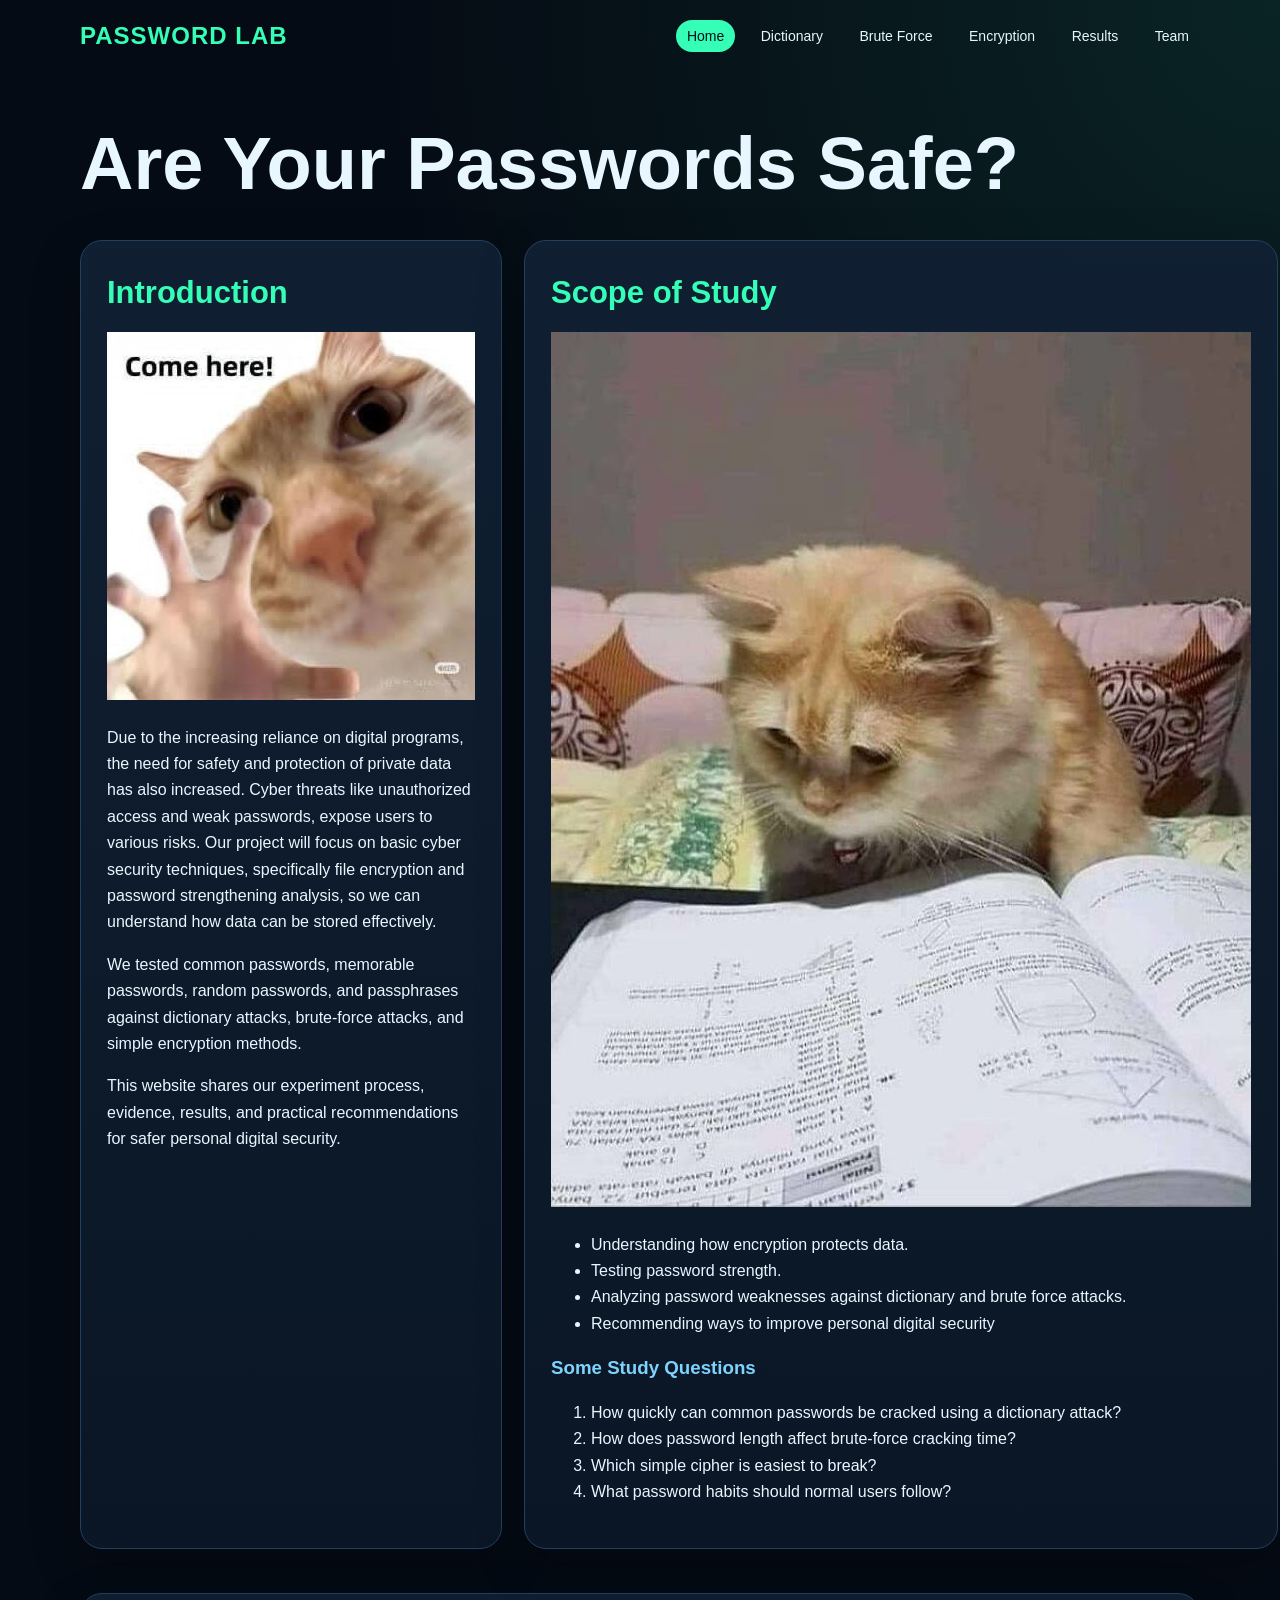
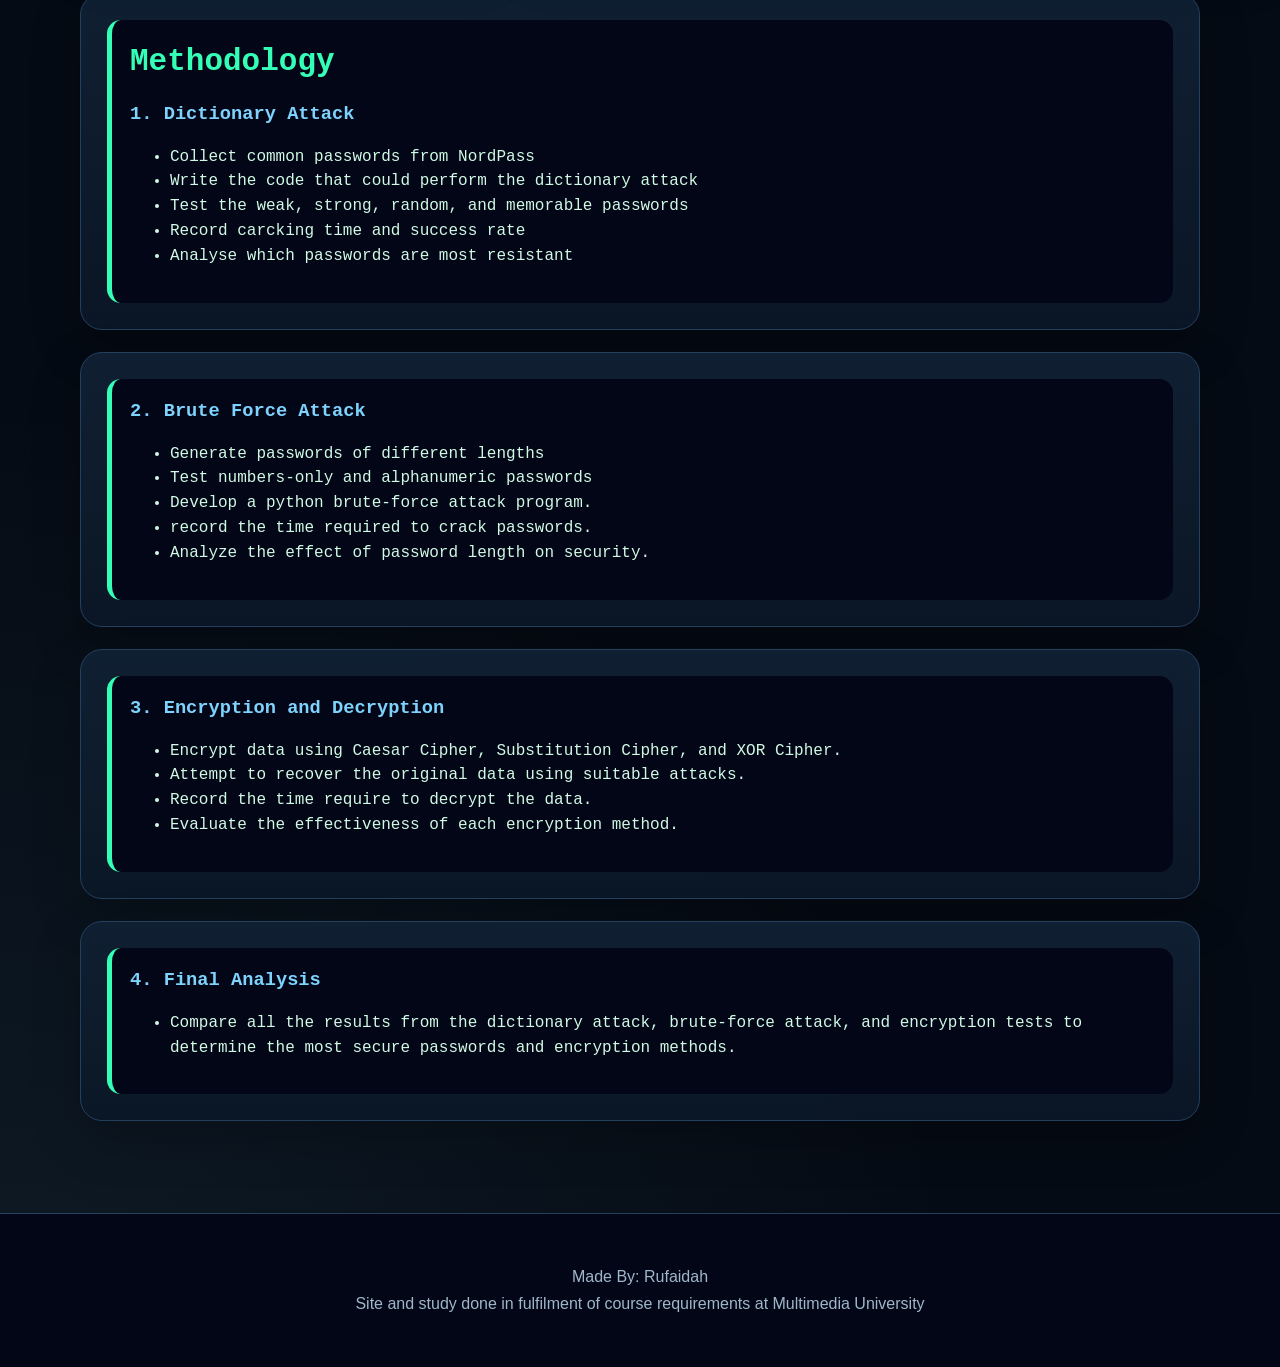
<file: index.html>
<!DOCTYPE html>
<html>
    <head>
    <title>Password and Encryption</title>
    <link rel="stylesheet" href="style.css">
    </head>
   
    <body>
    <header class="topbr">
  <div class="nav-wrap">
    <div class="logo">
      <a class="text_decorate" href="index.html">PASSWORD LAB</a>
    </div>
    <nav>
      <a class="active" href="index.html">Home</a>
<a class="" href="dictionary.html">Dictionary</a>
<a class="" href="bruteforce.html">Brute Force</a>
<a class="" href="encryption.html">Encryption</a>
<a class="" href="results.html">Results</a>
<a class="" href="team.html">Team</a>
    </nav>
  </div>
</div>
    </header>
    <main>
        <h1>Are Your Passwords Safe?</h1>
       <section class="grid-2">
        <div class="card">
        <h2>Introduction</h2>
        <img src="img/introduction.jpeg" alt="introduction" class="small-image">
        <p>Due to the increasing reliance on digital programs, the need for safety and protection of private data has also increased. Cyber threats like unauthorized access and weak passwords, expose users to various risks. Our project will focus on basic cyber security techniques, specifically file encryption and password strengthening analysis, so we can understand how data can be stored effectively. </p>
        <p>We tested common passwords, memorable passwords, random passwords, and passphrases against dictionary attacks, brute-force attacks, and simple encryption methods.</p>
        <p>This website shares our experiment process, evidence, results, and practical recommendations for safer personal digital security.</p></div>
         <div class="card">
         
        <h2>Scope of Study</h2>
         <img src="img/scope of study.jpeg" alt="scope of study" class="small-image">
        <ul>
            <li>Understanding how encryption protects data.</li>
            <li>Testing password strength.</li>
            <li>Analyzing password weaknesses against dictionary and brute force attacks.</li>
            <li>Recommending ways to improve personal digital security</li></ul>
        <h3> Some Study Questions</h3>
        <ol>
            <li>How quickly can common passwords be cracked using a dictionary attack?</li>
            <li>How does password length affect brute-force cracking time?</li>
            <li>Which simple cipher is easiest to break?</li>
            <li>What password habits should normal users follow?</li>
        </ol>
        </div></section>

        <section class="card">
                <div class="code-box">
            <h2>Methodology</h2>
        <h3>1. Dictionary Attack</h3>
        <ul><class="note"></class>
            <li>Collect common passwords from NordPass</li>
            <li>Write the code that could perform the dictionary attack</li>
            <li>Test the weak, strong, random, and memorable passwords</li>
            <li>Record carcking time and success rate</li>
            <li>Analyse which passwords are most resistant</li></ul>
        </section></div>
        
        <section class="card">
                <div class="code-box">
        <h3>2. Brute Force Attack</h3>
        <ul>
            <li>Generate passwords  of different lengths</li>
            <li>Test numbers-only and alphanumeric passwords</li>
            <li>Develop a python brute-force attack program.</li>
            <li>record the time required to crack passwords.</li>
            <li>Analyze the effect of password length on security.</li>
        </ul></div></section>

        <section class="card">
                <div class="code-box">
        <h3>3. Encryption and Decryption</h3>
        <ul>
            <li>Encrypt data using Caesar Cipher, Substitution Cipher, and XOR Cipher.</li>
            <li>Attempt to recover the original data using suitable attacks.</li>
            <li>Record the time require to decrypt the data.</li>
            <li>Evaluate the effectiveness of each encryption method.</li>
        </ul></div></section>

        <section class="card">
                <div class="code-box">
        <h3>4. Final Analysis</h3>
        <ul><li>Compare all the results from the dictionary attack, brute-force attack, and encryption tests to determine the most secure passwords and encryption methods.</li></ul>
                </div></section></main>
        <footer>
            <p>
            Made By: Rufaidah
            <br>Site and study done in fulfilment of course requirements at Multimedia University
            </p>
        </footer>  
     </body>
</html>
</file>
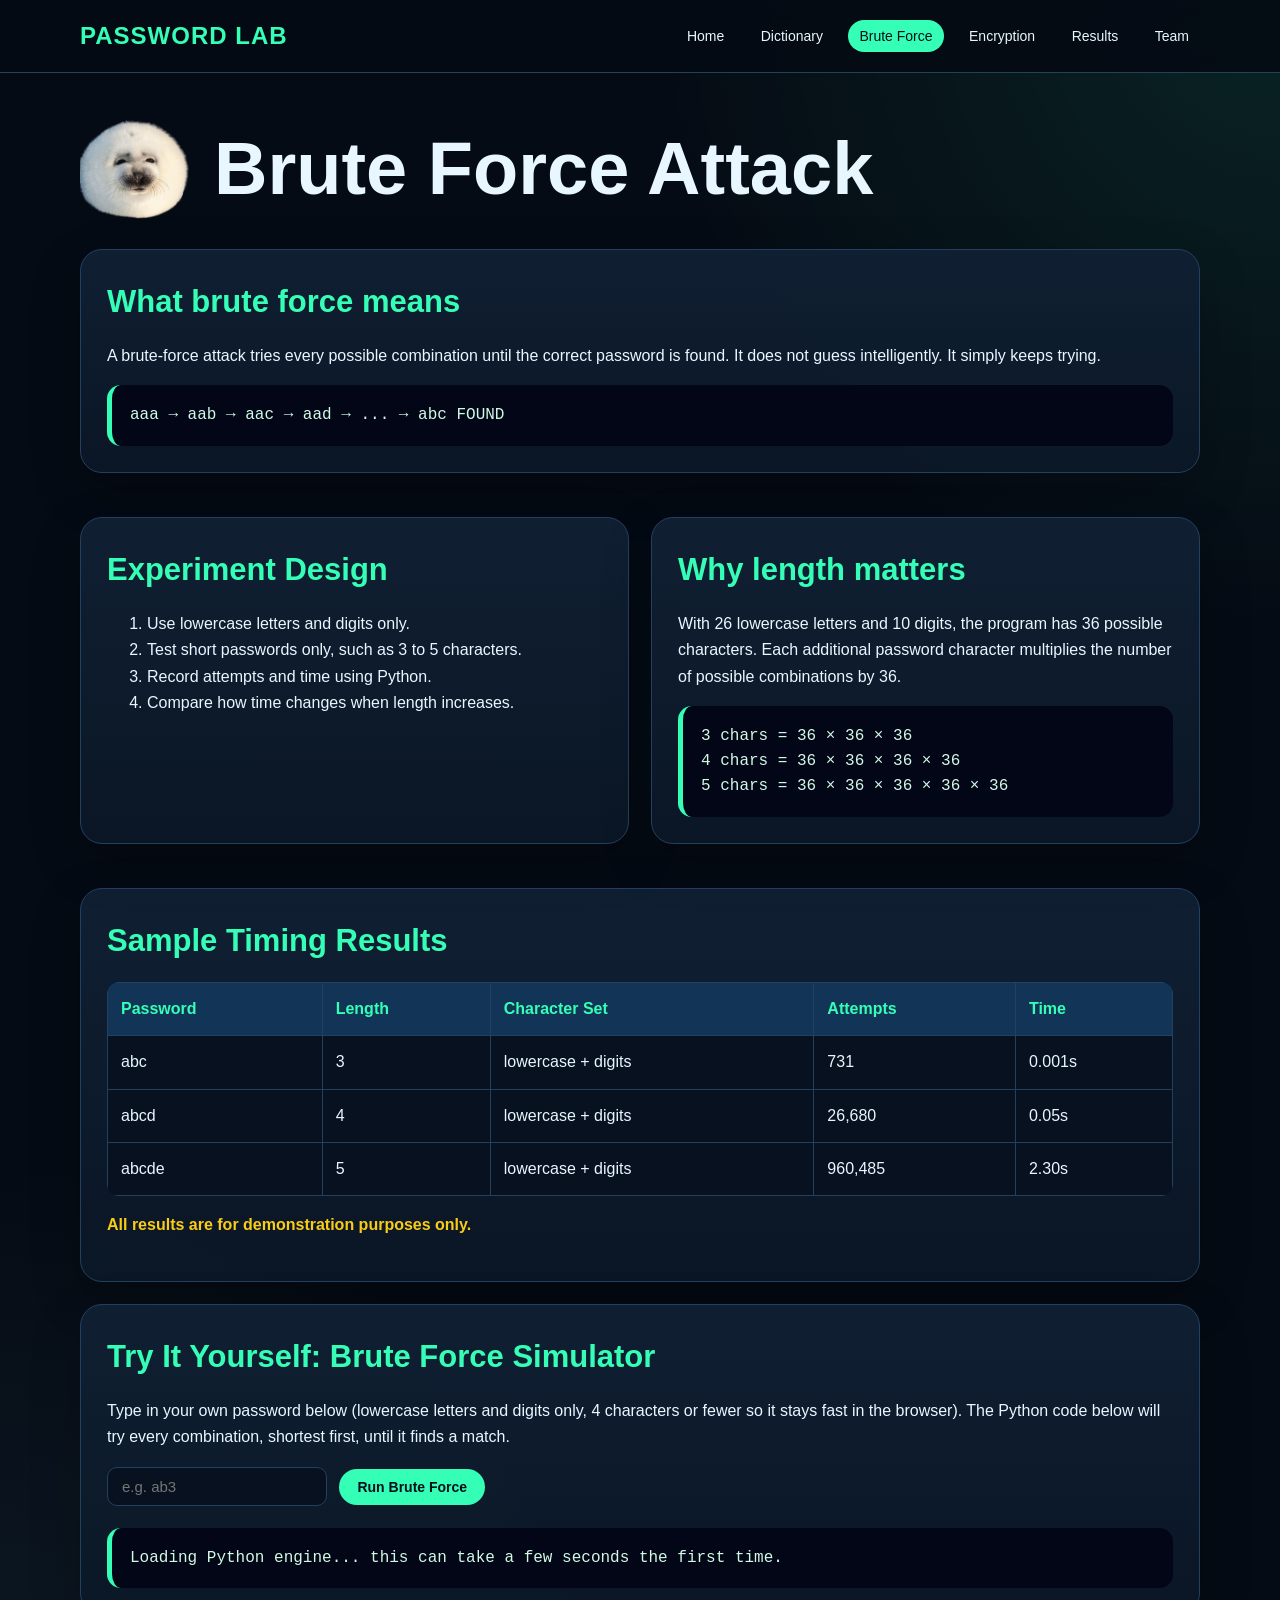
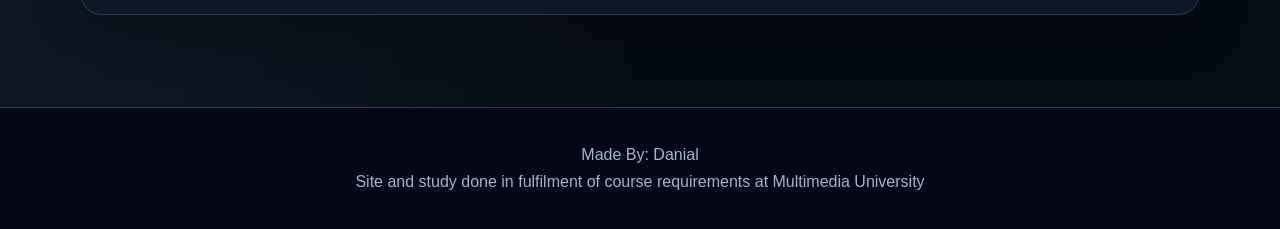
<file: bruteforce.html>
<!DOCTYPE html>
<html lang="en">
<head>
  <meta charset="UTF-8">
  <meta name="viewport" content="width=device-width, initial-scale=1.0">
  <title>Password Lab | Brute Force</title>
  <link rel="stylesheet" href="style.css">
  <link rel="stylesheet" href="https://pyscript.net/releases/2025.8.1/core.css">
  <script type="module" src="https://pyscript.net/releases/2025.8.1/core.js"></script>
</head>
<body>
<div class="topbar">
  <div class="nav-wrap">
    <div class="logo">
      <a class="text_decorate" href="index.html2">PASSWORD LAB</a>
    </div>
    <nav>
      <a class="" href="index.html">Home</a>
      <a class="" href="dictionary.html">Dictionary</a>
      <a class="active" href="bruteforce.html">Brute Force</a>
      <a class="" href="encryption.html">Encryption</a>
      <a class="" href="results.html">Results</a>
      <a class="" href="team.html">Team</a>
    </nav>
  </div>
</div>
<main>
<div class="page-header" style="display:flex;align-items:center;gap:24px;margin-bottom:24px;">
  <img src="img/woof_woof-removebg-preview_2.png" alt="Password Lab seal mascot" style="width:110px;height:110px;object-fit:contain;flex-shrink:0;">
  <h1 style="margin:0;">Brute Force Attack</h1>
</div>

<section class="card">
  <h2>What brute force means</h2>
  <p>
    A brute-force attack tries every possible combination until the correct password is found.
    It does not guess intelligently. It simply keeps trying.
  </p>
  <div class="code-box">
    aaa → aab → aac → aad → ... → abc FOUND
  </div>
</section>

<section class="grid-2">
  <div class="card">
    <h2>Experiment Design</h2>
    <ol>
      <li>Use lowercase letters and digits only.</li>
      <li>Test short passwords only, such as 3 to 5 characters.</li>
      <li>Record attempts and time using Python.</li>
      <li>Compare how time changes when length increases.</li>
    </ol>
  </div>
  <div class="card">
    <h2>Why length matters</h2>
    <p>
      With 26 lowercase letters and 10 digits, the program has 36 possible characters.
      Each additional password character multiplies the number of possible combinations by 36.
    </p>
    <div class="code-box">
      3 chars = 36 × 36 × 36<br>
      4 chars = 36 × 36 × 36 × 36<br>
      5 chars = 36 × 36 × 36 × 36 × 36
    </div>
  </div>
</section>

<section class="card">
  <h2>Sample Timing Results</h2>
  <table>
    <tr><th>Password</th><th>Length</th><th>Character Set</th><th>Attempts</th><th>Time</th></tr>
    <tr><td>abc</td><td>3</td><td>lowercase + digits</td><td>731</td><td>0.001s</td></tr>
    <tr><td>abcd</td><td>4</td><td>lowercase + digits</td><td>26,680</td><td>0.05s</td></tr>
    <tr><td>abcde</td><td>5</td><td>lowercase + digits</td><td>960,485</td><td>2.30s</td></tr>
  </table>
  <p class="note">All results are for demonstration purposes only.</p>
</section>
<section class="card" id="interactive-bruteforce">
  <h2>Try It Yourself: Brute Force Simulator</h2>
  <p>
    Type in your own password below (lowercase letters and digits only, 4 characters or fewer
    so it stays fast in the browser). The Python code below will try every combination,
    shortest first, until it finds a match.
  </p>
  <input type="text" id="bf-input" maxlength="4" placeholder="e.g. ab3">
  <button id="bf-btn">Run Brute Force</button>
  <div class="code-box" id="bf-output">Loading Python engine... this can take a few seconds the first time.</div>

  <script type="py">
import time
import itertools
import string
from pyscript import document, when

@when("click", "#bf-btn")
def run_bruteforce(event):
    out = document.getElementById("bf-output")
    pwd = document.getElementById("bf-input").value.strip().lower()
    charset = string.ascii_lowercase + string.digits

    if not pwd:
        out.innerText = "Please enter a password."
        return
    if len(pwd) > 4:
        out.innerText = "Please use 4 characters or fewer for this demo."
        return
    if any(c not in charset for c in pwd):
        out.innerText = "Please use only lowercase letters and digits."
        return

    out.innerText = "Running..."
    start = time.time()
    attempts = 0
    found = False

    for length in range(1, len(pwd) + 1):
        for guess_tuple in itertools.product(charset, repeat=length):
            guess = "".join(guess_tuple)
            attempts += 1
            if guess == pwd:
                found = True
                break
        if found:
            break

    elapsed = time.time() - start
    out.innerText = (
        f"Password tested: {pwd}\n"
        f"Found: {found}\n"
        f"Attempts: {attempts:,}\n"
        f"Time taken: {elapsed:.4f}s\n\n"
        f"Note: real brute-force tools run natively faster than this, "
        f"this is only to show the demo but the logic is identical."
    )

document.getElementById("bf-output").innerText = "Ready. Enter a password and click Run Brute Force."
  </script>
</section>
</main>
<footer>
  Made By: Danial
  <br>Site and study done in fulfilment of course requirements at Multimedia University
</footer>
</body>
</html>
</file>
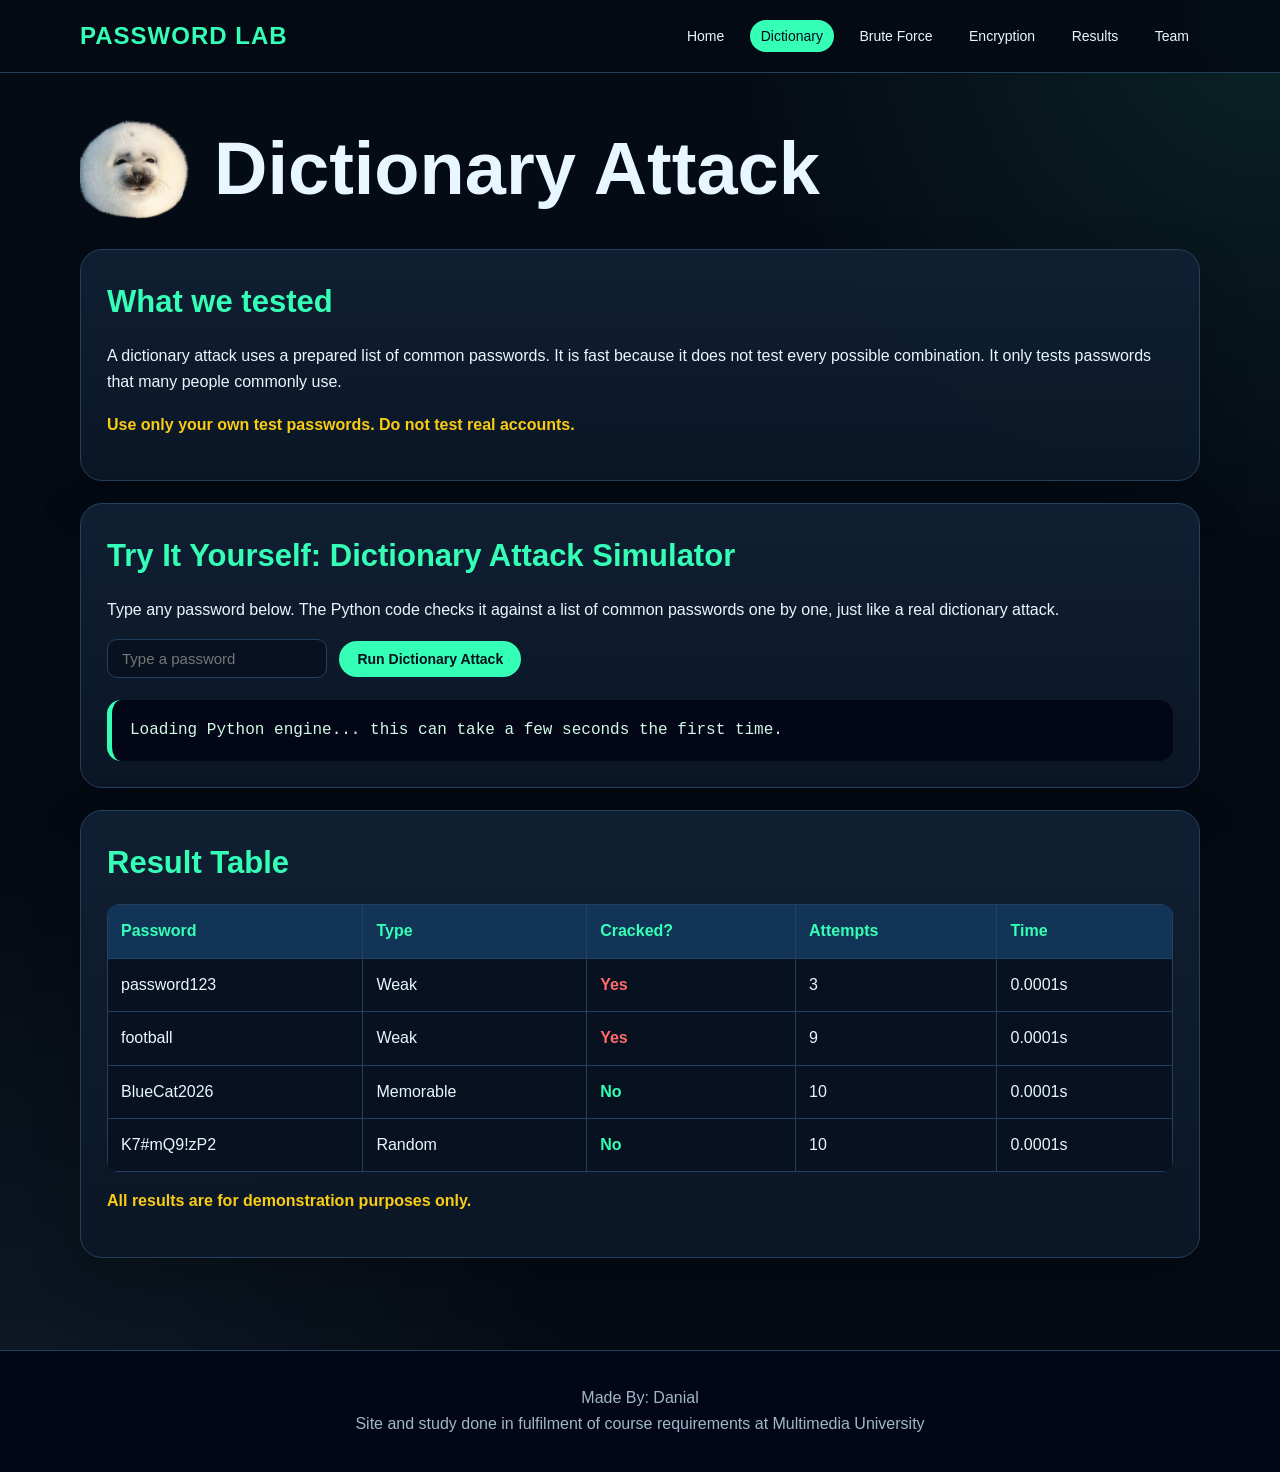
<file: dictionary.html>
<!DOCTYPE html>
<html lang="en">
<head>
  <meta charset="UTF-8">
  <meta name="viewport" content="width=device-width, initial-scale=1.0">
  <title>Password Lab | Dictionary Attack</title>
  <link rel="stylesheet" href="style.css">
  <link rel="stylesheet" href="https://pyscript.net/releases/2025.8.1/core.css">
  <script type="module" src="https://pyscript.net/releases/2025.8.1/core.js"></script>
</head>
<body>
<div class="topbar">
  <div class="nav-wrap">
    <div class="logo">
      <a class="text_decorate" href="index.html">PASSWORD LAB</a>
    </div>
    <nav>
      <a class="" href="index.html">Home</a>
<a class="active" href="dictionary.html">Dictionary</a>
<a class="" href="bruteforce.html">Brute Force</a>
<a class="" href="encryption.html">Encryption</a>
<a class="" href="results.html">Results</a>
<a class="" href="team.html">Team</a>
    </nav>
  </div>
</div>
<main>
<div class="page-header" style="display:flex;align-items:center;gap:24px;margin-bottom:24px;">
  <img src="img/woof_woof-removebg-preview_2.png" alt="Password Lab seal mascot" style="width:110px;height:110px;object-fit:contain;flex-shrink:0;">
  <h1 style="margin:0;">Dictionary Attack</h1>
</div>

<section class="card">
  <h2>What we tested</h2>
  <p>
    A dictionary attack uses a prepared list of common passwords. It is fast because it does
    not test every possible combination. It only tests passwords that many people commonly use.
  </p>
  <p class="note">Use only your own test passwords. Do not test real accounts.</p>
</section>


<section class="card" id="interactive-dictionary">
  <h2>Try It Yourself: Dictionary Attack Simulator</h2>
  <p>
    Type any password below. The Python code checks it against a list of common passwords
    one by one, just like a real dictionary attack.
  </p>
  <input type="text" id="dict-input" placeholder="Type a password">
  <button id="dict-btn">Run Dictionary Attack</button>
  <div class="code-box" id="dict-output">Loading Python engine... this can take a few seconds the first time.</div>

  <script type="py">
import time
from pyscript import document, when

COMMON_PASSWORDS = [
    "0000",
"0000!",
"0001",
"0001!",
"0002",
"0002!",
"0003",
"0003!",
"0004",
"0004!",
"0005",
"0005!",
"0006",
"0006!",
"0007",
"0007!",
"0008",
"0008!",
"0009",
"0009!",
"0010",
"0010!",
"0011",
"0011!",
"0012",
"0012!",
"0013",
"0013!",
"0014",
"0014!",
"0015",
"0015!",
"0016",
"0016!",
"0017",
"0017!",
"0018",
"0018!",
"0019",
"0019!",
"0020",
"0020!",
"0021",
"0021!",
"0022",
"0022!",
"0023",
"0023!",
"0024",
"0024!",
"0025",
"0025!",
"0026",
"0026!",
"0027",
"0027!",
"0028",
"0028!",
"0029",
"0029!",
"0030",
"0030!",
"0031",
"0031!",
"0032",
"0032!",
"0033",
"0033!",
"0034",
"0034!",
"0035",
"0035!",
"0036",
"0036!",
"0037",
"0037!",
"0038",
"0038!",
"0039",
"0039!",
"0040",
"0040!",
"0041",
"0041!",
"0042",
"0042!",
"0043",
"0043!",
"0044",
"0044!",
"0045",
"0045!",
"0046",
"0046!",
"0047",
"0047!",
"0048",
"0048!",
"0049",
"0049!",
"0050",
"0050!",
"0051",
"0051!",
"0052",
"0052!",
"0053",
"0053!",
"0054",
"0054!",
"0055",
"0055!",
"0056",
"0056!",
"0057",
"0057!",
"0058",
"0058!",
"0059",
"0059!",
"0060",
"0060!",
"0061",
"0061!",
"0062",
"0062!",
"0063",
"0063!",
"0064",
"0064!",
"0065",
"0065!",
"0066",
"0066!",
"0067",
"0067!",
"0068",
"0068!",
"0069",
"0069!",
"0070",
"0070!",
"0071",
"0071!",
"0072",
"0072!",
"0073",
"0073!",
"0074",
"0074!",
"0075",
"0075!",
"0076",
"0076!",
"0077",
"0077!",
"0078",
"0078!",
"0079",
"0079!",
"0080",
"0080!",
"0081",
"0081!",
"0082",
"0082!",
"0083",
"0083!",
"0084",
"0084!",
"0085",
"0085!",
"0086",
"0086!",
"0087",
"0087!",
"0088",
"0088!",
"0089",
"0089!",
"0090",
"0090!",
"0091",
"0091!",
"0092",
"0092!",
"0093",
"0093!",
"0094",
"0094!",
"0095",
"0095!",
"0096",
"0096!",
"0097",
"0097!",
"0098",
"0098!",
"0099",
"0099!",
"0100",
"0100!",
"0101",
"0101!",
"0102",
"0102!",
"0103",
"0103!",
"0104",
"0104!",
"0105",
"0105!",
"0106",
"0106!",
"0107",
"0107!",
"0108",
"0108!",
"0109",
"0109!",
"0110",
"0110!",
"0111",
"0111!",
"0112",
"0112!",
"0113",
"0113!",
"0114",
"0114!",
"0115",
"0115!",
"0116",
"0116!",
"0117",
"0117!",
"0118",
"0118!",
"0119",
"0119!",
"0120",
"0120!",
"0121",
"0121!",
"0122",
"0122!",
"0123",
"0123!",
"0124",
"0124!",
"0125",
"0125!",
"0126",
"0126!",
"0127",
"0127!",
"0128",
"0128!",
"0129",
"0129!",
"0130",
"0130!",
"0131",
"0131!",
"0132",
"0132!",
"0133",
"0133!",
"0134",
"0134!",
"0135",
"0135!",
"0136",
"0136!",
"0137",
"0137!",
"0138",
"0138!",
"0139",
"0139!",
"0140",
"0140!",
"0141",
"0141!",
"0142",
"0142!",
"0143",
"0143!",
"0144",
"0144!",
"0145",
"0145!",
"0146",
"0146!",
"0147",
"0147!",
"0148",
"0148!",
"0149",
"0149!",
"0150",
"0150!",
"0151",
"0151!",
"0152",
"0152!",
"0153",
"0153!",
"0154",
"0154!",
"0155",
"0155!",
"0156",
"0156!",
"0157",
"0157!",
"0158",
"0158!",
"0159",
"0159!",
"0160",
"0160!",
"0161",
"0161!",
"0162",
"0162!",
"0163",
"0163!",
"0164",
"0164!",
"0165",
"0165!",
"0166",
"0166!",
"0167",
"0167!",
"0168",
"0168!",
"0169",
"0169!",
"0170",
"0170!",
"0171",
"0171!",
"0172",
"0172!",
"0173",
"0173!",
"0174",
"0174!",
"0175",
"0175!",
"0176",
"0176!",
"0177",
"0177!",
"0178",
"0178!",
"0179",
"0179!",
"0180",
"0180!",
"0181",
"0181!",
"0182",
"0182!",
"0183",
"0183!",
"0184",
"0184!",
"0185",
"0185!",
"0186",
"0186!",
"0187",
"0187!",
"0188",
"0188!",
"0189",
"0189!",
"0190",
"0190!",
"0191",
"0191!",
"0192",
"0192!",
"0193",
"0193!",
"0194",
"0194!",
"0195",
"0195!",
"0196",
"0196!",
"0197",
"0197!",
"0198",
"0198!",
"0199",
"0199!",
"0200",
"0200!",
"0201",
"0201!",
"0202",
"0202!",
"0203",
"0203!",
"0204",
"0204!",
"0205",
"0205!",
"0206",
"0206!",
"0207",
"0207!",
"0208",
"0208!",
"0209",
"0209!",
"0210",
"0210!",
"0211",
"0211!",
"0212",
"0212!",
"0213",
"0213!",
"0214",
"0214!",
"0215",
"0215!",
"0216",
"0216!",
"0217",
"0217!",
"0218",
"0218!",
"0219",
"0219!",
"0220",
"0220!",
"0221",
"0221!",
"0222",
"0222!",
"0223",
"0223!",
"0224",
"0224!",
"0225",
"0225!",
"0226",
"0226!",
"0227",
"0227!",
"0228",
"0228!",
"0229",
"0229!",
"0230",
"0230!",
"0231",
"0231!",
"0232",
"0232!",
"0233",
"0233!",
"0234",
"0234!",
"0235",
"0235!",
"0236",
"0236!",
"0237",
"0237!",
"0238",
"0238!",
"0239",
"0239!",
"0240",
"0240!",
"0241",
"0241!",
"0242",
"0242!",
"0243",
"0243!",
"0244",
"0244!",
"0245",
"0245!",
"0246",
"0246!",
"0247",
"0247!",
"0248",
"0248!",
"0249",
"0249!",
"0250",
"0250!",
"0251",
"0251!",
"0252",
"0252!",
"0253",
"0253!",
"0254",
"0254!",
"0255",
"0255!",
"0256",
"0256!",
"0257",
"0257!",
"0258",
"0258!",
"0259",
"0259!",
"0260",
"0260!",
"0261",
"0261!",
"0262",
"0262!",
"0263",
"0263!",
"0264",
"0264!",
"0265",
"0265!",
"0266",
"0266!",
"0267",
"0267!",
"0268",
"0268!",
"0269",
"0269!",
"0270",
"0270!",
"0271",
"0271!",
"0272",
"0272!",
"0273",
"0273!",
"0274",
"0274!",
"0275",
"0275!",
"0276",
"0276!",
"0277",
"0277!",
"0278",
"0278!",
"0279",
"0279!",
"0280",
"0280!",
"0281",
"0281!",
"0282",
"0282!",
"0283",
"0283!",
"0284",
"0284!",
"0285",
"0285!",
"0286",
"0286!",
"0287",
"0287!",
"0288",
"0288!",
"0289",
"0289!",
"0290",
"0290!",
"0291",
"0291!",
"0292",
"0292!",
"0293",
"0293!",
"0294",
"0294!",
"0295",
"0295!",
"0296",
"0296!",
"0297",
"0297!",
"0298",
"0298!",
"0299",
"0299!",
"0300",
"0300!",
"0301",
"0301!",
"0302",
"0302!",
"0303",
"0303!",
"0304",
"0304!",
"0305",
"0305!",
"0306",
"0306!",
"0307",
"0307!",
"0308",
"0308!",
"0309",
"0309!",
"0310",
"0310!",
"0311",
"0311!",
"0312",
"0312!",
"0313",
"0313!",
"0314",
"0314!",
"0315",
"0315!",
"0316",
"0316!",
"0317",
"0317!",
"0318",
"0318!",
"0319",
"0319!",
"0320",
"0320!",
"0321",
"0321!",
"0322",
"0322!",
"0323",
"0323!",
"0324",
"0324!",
"0325",
"0325!",
"0326",
"0326!",
"0327",
"0327!",
"0328",
"0328!",
"0329",
"0329!",
"0330",
"0330!",
"0331",
"0331!",
"0332",
"0332!",
"0333",
"0333!",
"0334",
"0334!",
"0335",
"0335!",
"0336",
"0336!",
"0337",
"0337!",
"0338",
"0338!",
"0339",
"0339!",
"0340",
"0340!",
"0341",
"0341!",
"0342",
"0342!",
"0343",
"0343!",
"0344",
"0344!",
"0345",
"0345!",
"0346",
"0346!",
"0347",
"0347!",
"0348",
"0348!",
"0349",
"0349!",
"0350",
"0350!",
"0351",
"0351!",
"0352",
"0352!",
"0353",
"0353!",
"0354",
"0354!",
"0355",
"0355!",
"0356",
"0356!",
"0357",
"0357!",
"0358",
"0358!",
"0359",
"0359!",
"0360",
"0360!",
"0361",
"0361!",
"0362",
"0362!",
"0363",
"0363!",
"0364",
"0364!",
"0365",
"0365!",
"0366",
"0366!",
"0367",
"0367!",
"0368",
"0368!",
"0369",
"0369!",
"0370",
"0370!",
"0371",
"0371!",
"0372",
"0372!",
"0373",
"0373!",
"0374",
"0374!",
"0375",
"0375!",
"0376",
"0376!",
"0377",
"0377!",
"0378",
"0378!",
"0379",
"0379!",
"0380",
"0380!",
"0381",
"0381!",
"0382",
"0382!",
"0383",
"0383!",
"0384",
"0384!",
"0385",
"0385!",
"0386",
"0386!",
"0387",
"0387!",
"0388",
"0388!",
"0389",
"0389!",
"0390",
"0390!",
"0391",
"0391!",
"0392",
"0392!",
"0393",
"0393!",
"0394",
"0394!",
"0395",
"0395!",
"0396",
"0396!",
"0397",
"0397!",
"0398",
"0398!",
"0399",
"0399!",
"0400",
"0400!",
"0401",
"0401!",
"0402",
"0402!",
"0403",
"0403!",
"0404",
"0404!",
"0405",
"0405!",
"0406",
"0406!",
"0407",
"0407!",
"0408",
"0408!",
"0409",
"0409!",
"0410",
"0410!",
"0411",
"0411!",
"0412",
"0412!",
"0413",
"0413!",
"0414",
"0414!",
"0415",
"0415!",
"0416",
"0416!",
"0417",
"0417!",
"0418",
"0418!",
"0419",
"0419!",
"0420",
"0420!",
"0421",
"0421!",
"0422",
"0422!",
"0423",
"0423!",
"0424",
"0424!",
"0425",
"0425!",
"0426",
"0426!",
"0427",
"0427!",
"0428",
"0428!",
"0429",
"0429!",
"0430",
"0430!",
"0431",
"0431!",
"0432",
"0432!",
"0433",
"0433!",
"0434",
"0434!",
"0435",
"0435!",
"0436",
"0436!",
"0437",
"0437!",
"0438",
"0438!",
"0439",
"0439!",
"0440",
"0440!",
"0441",
"0441!",
"0442",
"0442!",
"0443",
"0443!",
"0444",
"0444!",
"0445",
"0445!",
"0446",
"0446!",
"0447",
"0447!",
"0448",
"0448!",
"0449",
"0449!",
"0450",
"0450!",
"0451",
"0451!",
"0452",
"0452!",
"0453",
"0453!",
"0454",
"0454!",
"0455",
"0455!",
"0456",
"0456!",
"0457",
"0457!",
"0458",
"0458!",
"0459",
"0459!",
"0460",
"0460!",
"0461",
"0461!",
"0462",
"0462!",
"0463",
"0463!",
"0464",
"0464!",
"0465",
"0465!",
"0466",
"0466!",
"0467",
"0467!",
"0468",
"0468!",
"0469",
"0469!",
"0470",
"0470!",
"0471",
"0471!",
"0472",
"0472!",
"0473",
"0473!",
"0474",
"0474!",
"0475",
"0475!",
"0476",
"0476!",
"0477",
"0477!",
"0478",
"0478!",
"0479",
"0479!",
"0480",
"0480!",
"0481",
"0481!",
"0482",
"0482!",
"0483",
"0483!",
"0484",
"0484!",
"0485",
"0485!",
"0486",
"0486!",
"0487",
"0487!",
"0488",
"0488!",
"0489",
"0489!",
"0490",
"0490!",
"0491",
"0491!",
"0492",
"0492!",
"0493",
"0493!",
"0494",
"0494!",
"0495",
"0495!",
"0496",
"0496!",
"0497",
"0497!",
"0498",
"0498!",
"0499",
"0499!",
"1",
"111111",
"111111!",
"111111#",
"1111111",
"11111112",
"111111123",
"111111123!",
"1111111234",
"11111112345",
"111111123456",
"1111111970",
"1111111973",
"1111111974",
"1111111975",
"1111111976",
"1111111977",
"1111111978",
"1111111979",
"1111111980",
"1111111981",
"1111111982",
"1111111983",
"1111111984",
"1111111985",
"1111111986",
"1111111987",
"1111111989",
"1111111990",
"1111111991",
"1111111992",
"1111111993",
"1111111995",
"1111111998",
"1111111999",
"1111112000",
"1111112001",
"1111112002",
"1111112003",
"1111112004",
"1111112005",
"1111112006",
"1111112007",
"1111112008",
"1111112009",
"1111112010",
"1111112011",
"1111112012",
"1111112013",
"1111112014",
"1111112015",
"1111112016",
"1111112017",
"1111112019",
"1111112021",
"1111112022",
"1111112023",
"1111112024",
"1111112025",
"1111112026",
"111111@",
"111111admin",
"111111pass",
"123123",
"123123!",
"123123#",
"1231231",
"12312312",
"123123123",
"123123123!",
"1231231234",
"12312312345",
"123123123456",
"1231231970",
"1231231971",
"1231231972",
"1231231973",
"1231231974",
"1231231976",
"1231231977",
"1231231978",
"1231231979",
"1231231980",
"1231231981",
"1231231982",
"1231231983",
"1231231984",
"1231231985",
"1231231986",
"1231231987",
"1231231988",
"1231231989",
"1231231990",
"1231231991",
"1231231994",
"1231231995",
"1231231996",
"1231231997",
"1231231998",
"1231232000",
"1231232001",
"1231232002",
"1231232003",
"1231232004",
"1231232005",
"1231232006",
"1231232007",
"1231232008",
"1231232009",
"1231232010",
"1231232011",
"1231232012",
"1231232013",
"1231232015",
"1231232017",
"1231232018",
"1231232019",
"1231232020",
"1231232021",
"1231232022",
"1231232023",
"1231232024",
"1231232025",
"1231232026",
"123123@",
"123123admin",
"123123pass",
"1234",
"1234!",
"1234#",
"12341",
"123412",
"1234123",
"1234123!",
"12341234",
"123412345",
"1234123456",
"12341970",
"12341971",
"12341972",
"12341973",
"12341974",
"12341975",
"12341976",
"12341977",
"12341978",
"12341979",
"12341980",
"12341981",
"12341982",
"12341983",
"12341984",
"12341986",
"12341987",
"12341988",
"12341989",
"12341990",
"12341991",
"12341992",
"12341994",
"12341995",
"12341997",
"12341999",
"12342000",
"12342001",
"12342002",
"12342003",
"12342004",
"12342005",
"12342006",
"12342007",
"12342008",
"12342009",
"12342010",
"12342012",
"12342013",
"12342014",
"12342015",
"12342016",
"12342017",
"12342018",
"12342019",
"12342020",
"12342021",
"12342022",
"12342023",
"12342024",
"12342025",
"12342026",
"12345",
"12345!",
"12345#",
"123451",
"1234512",
"12345123",
"12345123!",
"123451234",
"1234512345",
"12345123456",
"123451970",
"123451971",
"123451972",
"123451974",
"123451975",
"123451976",
"123451977",
"123451978",
"123451980",
"123451981",
"123451983",
"123451985",
"123451986",
"123451987",
"123451988",
"123451989",
"123451990",
"123451991",
"123451992",
"123451993",
"123451994",
"123451995",
"123451996",
"123451997",
"123451998",
"123451999",
"123452000",
"123452002",
"123452004",
"123452005",
"123452006",
"123452007",
"123452008",
"123452009",
"123452010",
"123452011",
"123452012",
"123452013",
"123452014",
"123452015",
"123452017",
"123452018",
"123452019",
"123452021",
"123452022",
"123452023",
"123452024",
"123452025",
"123452026",
"123456",
"123456!",
"123456#",
"1234561",
"12345612",
"123456123",
"123456123!",
"1234561234",
"12345612345",
"123456123456",
"1234561970",
"1234561971",
"1234561972",
"1234561973",
"1234561974",
"1234561975",
"1234561976",
"1234561977",
"1234561978",
"1234561979",
"1234561980",
"1234561981",
"1234561982",
"1234561983",
"1234561984",
"1234561985",
"1234561986",
"1234561987",
"1234561988",
"1234561989",
"1234561990",
"1234561991",
"1234561992",
"1234561993",
"1234561994",
"1234561995",
"1234561996",
"1234561998",
"1234561999",
"1234562000",
"1234562001",
"1234562002",
"1234562003",
"1234562004",
"1234562005",
"1234562006",
"1234562007",
"1234562008",
"1234562009",
"1234562010",
"1234562011",
"1234562012",
"1234562013",
"1234562014",
"1234562015",
"1234562016",
"1234562018",
"1234562019",
"1234562021",
"1234562022",
"1234562023",
"1234562024",
"1234562025",
"1234562026",
"1234567",
"1234567!",
"1234567#",
"12345671",
"123456712",
"1234567123",
"1234567123!",
"12345671234",
"123456712345",
"1234567123456",
"12345671970",
"12345671971",
"12345671972",
"12345671973",
"12345671975",
"12345671976",
"12345671977",
"12345671978",
"12345671979",
"12345671980",
"12345671981",
"12345671982",
"12345671983",
"12345671984",
"12345671985",
"12345671986",
"12345671987",
"12345671988",
"12345671989",
"12345671990",
"12345671991",
"12345671992",
"12345671993",
"12345671994",
"12345671995",
"12345671997",
"12345671998",
"12345671999",
"12345672000",
"12345672001",
"12345672002",
"12345672003",
"12345672004",
"12345672005",
"12345672006",
"12345672007",
"12345672008",
"12345672009",
"12345672012",
"12345672013",
"12345672014",
"12345672015",
"12345672016",
"12345672017",
"12345672018",
"12345672019",
"12345672020",
"12345672021",
"12345672022",
"12345672023",
"12345672024",
"12345672025",
"12345678",
"12345678!",
"12345678#",
"123456781",
"1234567812",
"12345678123",
"12345678123!",
"123456781234",
"1234567812345",
"12345678123456",
"123456781970",
"123456781971",
"123456781972",
"123456781973",
"123456781974",
"123456781975",
"123456781976",
"123456781977",
"123456781978",
"123456781979",
"123456781980",
"123456781981",
"123456781984",
"123456781986",
"123456781987",
"123456781988",
"123456781989",
"123456781991",
"123456781992",
"123456781993",
"123456781994",
"123456781995",
"123456781996",
"123456781997",
"123456781998",
"123456781999",
"123456782000",
"123456782001",
"123456782002",
"123456782003",
"123456782005",
"123456782006",
"123456782010",
"123456782011",
"123456782012",
"123456782013",
"123456782014",
"123456782015",
"123456782016",
"123456782017",
"123456782018",
"123456782019",
"123456782020",
"123456782021",
"123456782022",
"123456782023",
"123456782024",
"123456782025",
"123456782026",
"123456789",
"123456789!",
"123456789#",
"1234567890",
"1234567890!",
"1234567890#",
"12345678901",
"123456789012",
"1234567890123",
"1234567890123!",
"12345678901234",
"123456789012345",
"1234567890123456",
"12345678901970",
"12345678901971",
"12345678901972",
"12345678901973",
"12345678901974",
"12345678901975",
"12345678901976",
"12345678901977",
"12345678901978",
"12345678901979",
"12345678901980",
"12345678901981",
"12345678901982",
"12345678901983",
"12345678901984",
"12345678901985",
"12345678901986",
"12345678901987",
"12345678901988",
"12345678901989",
"12345678901990",
"12345678901991",
"12345678901992",
"12345678901993",
"12345678901994",
"12345678901995",
"12345678901996",
"12345678901997",
"12345678901998",
"12345678901999",
"12345678902000",
"12345678902001",
"12345678902002",
"12345678902003",
"12345678902004",
"12345678902005",
"12345678902006",
"12345678902007",
"12345678902008",
"12345678902009",
"12345678902011",
"12345678902013",
"12345678902014",
"12345678902015",
"12345678902016",
"12345678902017",
"12345678902018",
"12345678902019",
"12345678902020",
"12345678902021",
"12345678902022",
"12345678902023",
"12345678902024",
"12345678902025",
"1234567890@",
"1234567890admin",
"1234567890pass",
"1234567891",
"12345678912",
"123456789123",
"123456789123!",
"1234567891234",
"12345678912345",
"123456789123456",
"1234567891970",
"1234567891971",
"1234567891972",
"1234567891973",
"1234567891974",
"1234567891975",
"1234567891976",
"1234567891977",
"1234567891978",
"1234567891979",
"1234567891980",
"1234567891981",
"1234567891982",
"1234567891983",
"1234567891984",
"1234567891985",
"1234567891986",
"1234567891987",
"1234567891988",
"1234567891989",
"1234567891990",
"1234567891991",
"1234567891992",
"1234567891993",
"1234567891994",
"1234567891995",
"1234567891996",
"1234567891997",
"1234567891998",
"1234567891999",
"1234567892000",
"1234567892001",
"1234567892002",
"1234567892003",
"1234567892004",
"1234567892005",
"1234567892006",
"1234567892007",
"1234567892008",
"1234567892009",
"1234567892010",
"1234567892011",
"1234567892012",
"1234567892013",
"1234567892014",
"1234567892015",
"1234567892016",
"1234567892017",
"1234567892018",
"1234567892019",
"1234567892020",
"1234567892021",
"1234567892022",
"1234567892023",
"1234567892024",
"1234567892025",
"1234567892026",
"123456789@",
"123456789admin",
"123456789pass",
"12345678@",
"12345678admin",
"12345678pass",
"1234567@",
"1234567admin",
"1234567pass",
"123456@",
"123456admin",
"123456pass",
"12345@",
"12345admin",
"12345pass",
"1234@",
"1234admin",
"1234pass",
"123qwe",
"123qwe!",
"123qwe#",
"123qwe1",
"123qwe12",
"123qwe123",
"123qwe123!",
"123qwe1234",
"123qwe12345",
"123qwe123456",
"123qwe1970",
"123qwe1971",
"123qwe1972",
"123qwe1973",
"123qwe1974",
"123qwe1975",
"123qwe1976",
"123qwe1977",
"123qwe1980",
"123qwe1981",
"123qwe1982",
"123qwe1983",
"123qwe1984",
"123qwe1985",
"123qwe1986",
"123qwe1987",
"123qwe1988",
"123qwe1989",
"123qwe1992",
"123qwe1994",
"123qwe1995",
"123qwe1996",
"123qwe1997",
"123qwe1999",
"123qwe2000",
"123qwe2001",
"123qwe2002",
"123qwe2004",
"123qwe2006",
"123qwe2007",
"123qwe2008",
"123qwe2009",
"123qwe2010",
"123qwe2011",
"123qwe2012",
"123qwe2014",
"123qwe2015",
"123qwe2016",
"123qwe2017",
"123qwe2018",
"123qwe2019",
"123qwe2020",
"123qwe2021",
"123qwe2022",
"123qwe2023",
"123qwe2024",
"123qwe2025",
"123qwe2026",
"123qwe@",
"123qweadmin",
"123qwepass",
"1970111111",
"1970123123",
"19701234",
"197012345",
"1970123456",
"19701234567",
"197012345678",
"1970123456789",
"19701234567890",
"1970123qwe",
"19701qaz2wsx",
"1970654321",
"1970666666",
"1970abc123",
"1970admin",
"1970butterfly",
"1970charlie",
"1970dragon",
"1970flower",
"1970iloveyou",
"1970jesus",
"1970letmein",
"1970letmein123",
"1970liverpool",
"1970master",
"1970michael",
"1970monkey",
"1970mustang",
"1970naruto",
"1970ninja",
"1970passw0rd",
"1970password",
"1970password1",
"1970princess",
"1970qazwsx",
"1970qwerty",
"1970qwerty123",
"1970shadow",
"1970sunshine",
"1970superman",
"1970trustno1",
"1970welcome",
"1970welcome123",
"1971123123",
"19711234",
"197112345",
"1971123456",
"19711234567",
"197112345678",
"1971123456789",
"19711234567890",
"1971123qwe",
"1971654321",
"1971666666",
"1971abc123",
"1971admin",
"1971admin123",
"1971arsenal",
"1971butterfly",
"1971flower",
"1971football",
"1971iloveyou",
"1971jesus",
"1971letmein",
"1971letmein123",
"1971liverpool",
"1971master",
"1971michael",
"1971monkey",
"1971mustang",
"1971naruto",
"1971ninja",
"1971passw0rd",
"1971password",
"1971password1",
"1971pokemon",
"1971princess",
"1971qazwsx",
"1971qwerty",
"1971qwerty123",
"1971secret",
"1971shadow",
"1971sunshine",
"1971superman",
"1971trustno1",
"1971welcome",
"1971welcome123",
"1972123123",
"19721234",
"197212345",
"1972123456",
"19721234567",
"197212345678",
"1972123456789",
"19721234567890",
"1972123qwe",
"19721qaz2wsx",
"1972666666",
"1972abc123",
"1972admin",
"1972admin123",
"1972arsenal",
"1972baseball",
"1972butterfly",
"1972charlie",
"1972dragon",
"1972flower",
"1972football",
"1972iloveyou",
"1972jesus",
"1972letmein",
"1972letmein123",
"1972liverpool",
"1972master",
"1972michael",
"1972monkey",
"1972mustang",
"1972naruto",
"1972ninja",
"1972passw0rd",
"1972password",
"1972password1",
"1972princess",
"1972qazwsx",
"1972qwerty",
"1972qwerty123",
"1972secret",
"1972shadow",
"1972sunshine",
"1972superman",
"1972trustno1",
"1972welcome123",
"1973111111",
"1973123123",
"19731234",
"1973123456",
"19731234567",
"197312345678",
"1973123456789",
"19731234567890",
"1973123qwe",
"19731qaz2wsx",
"1973654321",
"1973666666",
"1973abc123",
"1973admin",
"1973admin123",
"1973arsenal",
"1973butterfly",
"1973charlie",
"1973dragon",
"1973flower",
"1973football",
"1973iloveyou",
"1973jesus",
"1973letmein",
"1973letmein123",
"1973liverpool",
"1973michael",
"1973monkey",
"1973naruto",
"1973ninja",
"1973passw0rd",
"1973password",
"1973password1",
"1973pokemon",
"1973princess",
"1973qwerty",
"1973secret",
"1973shadow",
"1973sunshine",
"1973trustno1",
"1973welcome",
"1973welcome123",
"1974111111",
"1974123123",
"19741234",
"197412345",
"1974123456",
"197412345678",
"1974123456789",
"19741234567890",
"1974123qwe",
"1974654321",
"1974666666",
"1974abc123",
"1974admin",
"1974admin123",
"1974arsenal",
"1974butterfly",
"1974charlie",
"1974dragon",
"1974flower",
"1974iloveyou",
"1974jesus",
"1974liverpool",
"1974master",
"1974michael",
"1974monkey",
"1974naruto",
"1974ninja",
"1974passw0rd",
"1974password",
"1974password1",
"1974pokemon",
"1974princess",
"1974qazwsx",
"1974qwerty",
"1974qwerty123",
"1974secret",
"1974shadow",
"1974sunshine",
"1974superman",
"1974trustno1",
"1974welcome",
"1974welcome123",
"1975111111",
"19751234",
"197512345",
"1975123456",
"19751234567",
"197512345678",
"1975123456789",
"19751234567890",
"1975123qwe",
"19751qaz2wsx",
"1975654321",
"1975666666",
"1975abc123",
"1975admin",
"1975admin123",
"1975arsenal",
"1975baseball",
"1975charlie",
"1975flower",
"1975iloveyou",
"1975letmein",
"1975master",
"1975michael",
"1975monkey",
"1975mustang",
"1975naruto",
"1975ninja",
"1975passw0rd",
"1975password1",
"1975pokemon",
"1975princess",
"1975qazwsx",
"1975qwerty",
"1975qwerty123",
"1975secret",
"1975shadow",
"1975sunshine",
"1975superman",
"1975trustno1",
"1975welcome",
"1975welcome123",
"1976111111",
"1976123123",
"19761234",
"197612345",
"1976123456",
"19761234567",
"197612345678",
"1976123456789",
"19761234567890",
"1976123qwe",
"19761qaz2wsx",
"1976654321",
"1976666666",
"1976abc123",
"1976admin",
"1976admin123",
"1976arsenal",
"1976baseball",
"1976butterfly",
"1976charlie",
"1976dragon",
"1976flower",
"1976football",
"1976iloveyou",
"1976jesus",
"1976letmein",
"1976letmein123",
"1976liverpool",
"1976master",
"1976monkey",
"1976mustang",
"1976naruto",
"1976ninja",
"1976password",
"1976password1",
"1976princess",
"1976qazwsx",
"1976qwerty",
"1976qwerty123",
"1976secret",
"1976shadow",
"1976sunshine",
"1976superman",
"1976trustno1",
"1976welcome",
"1976welcome123",
"1977111111",
"1977123123",
"19771234",
"197712345",
"1977123456",
"19771234567",
"197712345678",
"1977123456789",
"19771234567890",
"1977123qwe",
"19771qaz2wsx",
"1977666666",
"1977abc123",
"1977admin123",
"1977arsenal",
"1977baseball",
"1977butterfly",
"1977charlie",
"1977flower",
"1977football",
"1977iloveyou",
"1977jesus",
"1977letmein123",
"1977liverpool",
"1977master",
"1977michael",
"1977mustang",
"1977naruto",
"1977ninja",
"1977passw0rd",
"1977password1",
"1977pokemon",
"1977princess",
"1977qazwsx",
"1977qwerty",
"1977qwerty123",
"1977secret",
"1977shadow",
"1977sunshine",
"1977superman",
"1977trustno1",
"1977welcome",
"1978111111",
"1978123123",
"19781234",
"197812345",
"1978123456",
"19781234567",
"197812345678",
"1978123456789",
"19781234567890",
"19781qaz2wsx",
"1978654321",
"1978666666",
"1978abc123",
"1978admin",
"1978admin123",
"1978baseball",
"1978butterfly",
"1978charlie",
"1978dragon",
"1978flower",
"1978football",
"1978iloveyou",
"1978jesus",
"1978letmein123",
"1978liverpool",
"1978master",
"1978michael",
"1978monkey",
"1978mustang",
"1978naruto",
"1978password",
"1978password1",
"1978pokemon",
"1978princess",
"1978qwerty",
"1978secret",
"1978shadow",
"1978sunshine",
"1978superman",
"1978trustno1",
"1978welcome",
"1979111111",
"1979123123",
"19791234",
"1979123456",
"19791234567",
"197912345678",
"1979123456789",
"19791234567890",
"19791qaz2wsx",
"1979654321",
"1979666666",
"1979admin",
"1979admin123",
"1979arsenal",
"1979baseball",
"1979butterfly",
"1979charlie",
"1979dragon",
"1979football",
"1979letmein",
"1979letmein123",
"1979liverpool",
"1979master",
"1979michael",
"1979monkey",
"1979mustang",
"1979passw0rd",
"1979password",
"1979password1",
"1979princess",
"1979qazwsx",
"1979qwerty123",
"1979secret",
"1979shadow",
"1979sunshine",
"1979superman",
"1979trustno1",
"1979welcome",
"1979welcome123",
"1980111111",
"1980123123",
"19801234",
"198012345",
"1980123456",
"19801234567",
"198012345678",
"1980123456789",
"19801234567890",
"1980123qwe",
"19801qaz2wsx",
"1980654321",
"1980666666",
"1980abc123",
"1980admin",
"1980arsenal",
"1980baseball",
"1980butterfly",
"1980charlie",
"1980dragon",
"1980flower",
"1980football",
"1980iloveyou",
"1980jesus",
"1980letmein",
"1980letmein123",
"1980liverpool",
"1980master",
"1980michael",
"1980monkey",
"1980mustang",
"1980naruto",
"1980ninja",
"1980passw0rd",
"1980password",
"1980password1",
"1980pokemon",
"1980princess",
"1980qazwsx",
"1980qwerty",
"1980qwerty123",
"1980shadow",
"1980sunshine",
"1980superman",
"1980trustno1",
"1980welcome",
"1980welcome123",
"1981111111",
"1981123123",
"19811234",
"198112345",
"1981123456",
"19811234567",
"198112345678",
"1981123456789",
"19811234567890",
"1981123qwe",
"19811qaz2wsx",
"1981654321",
"1981abc123",
"1981admin",
"1981admin123",
"1981arsenal",
"1981baseball",
"1981butterfly",
"1981charlie",
"1981dragon",
"1981flower",
"1981football",
"1981iloveyou",
"1981jesus",
"1981letmein",
"1981letmein123",
"1981master",
"1981michael",
"1981mustang",
"1981naruto",
"1981ninja",
"1981passw0rd",
"1981password",
"1981password1",
"1981pokemon",
"1981princess",
"1981qazwsx",
"1981qwerty",
"1981qwerty123",
"1981secret",
"1981shadow",
"1981sunshine",
"1981superman",
"1981trustno1",
"1981welcome",
"1981welcome123",
"1982111111",
"1982123123",
"19821234",
"1982123456",
"19821234567",
"1982123456789",
"19821234567890",
"1982123qwe",
"19821qaz2wsx",
"1982654321",
"1982666666",
"1982abc123",
"1982admin",
"1982admin123",
"1982baseball",
"1982butterfly",
"1982charlie",
"1982dragon",
"1982flower",
"1982football",
"1982iloveyou",
"1982jesus",
"1982letmein123",
"1982liverpool",
"1982master",
"1982michael",
"1982monkey",
"1982mustang",
"1982naruto",
"1982ninja",
"1982passw0rd",
"1982password",
"1982password1",
"1982qwerty123",
"1982secret",
"1982sunshine",
"1982superman",
"1982trustno1",
"1982welcome",
"1982welcome123",
"1983111111",
"1983123123",
"19831234",
"198312345",
"1983123456",
"19831234567",
"1983123456789",
"19831234567890",
"1983123qwe",
"19831qaz2wsx",
"1983654321",
"1983666666",
"1983abc123",
"1983admin",
"1983admin123",
"1983arsenal",
"1983baseball",
"1983butterfly",
"1983charlie",
"1983flower",
"1983football",
"1983iloveyou",
"1983jesus",
"1983letmein",
"1983letmein123",
"1983liverpool",
"1983michael",
"1983monkey",
"1983mustang",
"1983naruto",
"1983ninja",
"1983password",
"1983password1",
"1983princess",
"1983qazwsx",
"1983qwerty",
"1983qwerty123",
"1983secret",
"1983shadow",
"1983superman",
"1983trustno1",
"1983welcome",
"1983welcome123",
"1984111111",
"1984123123",
"19841234",
"1984123456",
"19841234567",
"198412345678",
"1984123456789",
"19841234567890",
"1984123qwe",
"19841qaz2wsx",
"1984654321",
"1984666666",
"1984abc123",
"1984admin",
"1984admin123",
"1984arsenal",
"1984baseball",
"1984charlie",
"1984dragon",
"1984flower",
"1984iloveyou",
"1984jesus",
"1984letmein",
"1984letmein123",
"1984liverpool",
"1984master",
"1984monkey",
"1984mustang",
"1984ninja",
"1984password",
"1984password1",
"1984pokemon",
"1984princess",
"1984qazwsx",
"1984qwerty",
"1984secret",
"1984sunshine",
"1984superman",
"1984trustno1",
"1984welcome",
"1984welcome123",
"1985111111",
"1985123123",
"198512345",
"1985123456",
"19851234567",
"1985123456789",
"19851234567890",
"1985123qwe",
"19851qaz2wsx",
"1985654321",
"1985666666",
"1985abc123",
"1985admin",
"1985admin123",
"1985arsenal",
"1985baseball",
"1985butterfly",
"1985charlie",
"1985dragon",
"1985flower",
"1985football",
"1985iloveyou",
"1985jesus",
"1985letmein",
"1985letmein123",
"1985liverpool",
"1985master",
"1985michael",
"1985monkey",
"1985naruto",
"1985ninja",
"1985passw0rd",
"1985password",
"1985password1",
"1985pokemon",
"1985princess",
"1985qazwsx",
"1985qwerty",
"1985qwerty123",
"1985secret",
"1985shadow",
"1985sunshine",
"1985superman",
"1985trustno1",
"1985welcome",
"1985welcome123",
"1986111111",
"1986123123",
"19861234",
"198612345",
"1986123456",
"19861234567",
"198612345678",
"1986123456789",
"19861234567890",
"1986123qwe",
"19861qaz2wsx",
"1986654321",
"1986666666",
"1986abc123",
"1986admin",
"1986arsenal",
"1986baseball",
"1986butterfly",
"1986charlie",
"1986flower",
"1986iloveyou",
"1986jesus",
"1986letmein",
"1986letmein123",
"1986liverpool",
"1986master",
"1986michael",
"1986mustang",
"1986naruto",
"1986ninja",
"1986passw0rd",
"1986password",
"1986password1",
"1986pokemon",
"1986princess",
"1986qazwsx",
"1986qwerty",
"1986qwerty123",
"1986secret",
"1986shadow",
"1986welcome",
"1986welcome123",
"1987111111",
"1987123123",
"19871234",
"198712345",
"1987123456",
"19871234567",
"198712345678",
"1987123456789",
"19871234567890",
"1987123qwe",
"19871qaz2wsx",
"1987654321",
"1987abc123",
"1987admin",
"1987admin123",
"1987arsenal",
"1987baseball",
"1987butterfly",
"1987charlie",
"1987dragon",
"1987flower",
"1987football",
"1987iloveyou",
"1987jesus",
"1987letmein",
"1987liverpool",
"1987master",
"1987mustang",
"1987ninja",
"1987passw0rd",
"1987password",
"1987password1",
"1987pokemon",
"1987princess",
"1987qazwsx",
"1987qwerty",
"1987qwerty123",
"1987secret",
"1987shadow",
"1987sunshine",
"1987trustno1",
"1987welcome",
"1987welcome123",
"1988123123",
"19881234",
"198812345",
"1988123456",
"19881234567",
"198812345678",
"1988123456789",
"19881234567890",
"1988123qwe",
"19881qaz2wsx",
"1988654321",
"1988666666",
"1988admin123",
"1988arsenal",
"1988baseball",
"1988butterfly",
"1988charlie",
"1988dragon",
"1988flower",
"1988football",
"1988iloveyou",
"1988jesus",
"1988letmein",
"1988letmein123",
"1988liverpool",
"1988master",
"1988michael",
"1988monkey",
"1988ninja",
"1988passw0rd",
"1988password",
"1988pokemon",
"1988princess",
"1988qazwsx",
"1988qwerty",
"1988qwerty123",
"1988secret",
"1988shadow",
"1988sunshine",
"1988superman",
"1988trustno1",
"1988welcome",
"1988welcome123",
"1989111111",
"1989123123",
"19891234",
"198912345",
"1989123456",
"19891234567",
"198912345678",
"1989123456789",
"19891234567890",
"1989123qwe",
"19891qaz2wsx",
"1989654321",
"1989666666",
"1989abc123",
"1989admin",
"1989arsenal",
"1989baseball",
"1989butterfly",
"1989charlie",
"1989dragon",
"1989flower",
"1989football",
"1989iloveyou",
"1989jesus",
"1989letmein",
"1989letmein123",
"1989liverpool",
"1989master",
"1989michael",
"1989monkey",
"1989mustang",
"1989naruto",
"1989ninja",
"1989passw0rd",
"1989password1",
"1989pokemon",
"1989princess",
"1989qazwsx",
"1989qwerty",
"1989qwerty123",
"1989secret",
"1989shadow",
"1989sunshine",
"1989superman",
"1989trustno1",
"1989welcome",
"1989welcome123",
"1990111111",
"1990123123",
"19901234",
"199012345",
"1990123456",
"19901234567",
"1990123456789",
"19901234567890",
"19901qaz2wsx",
"1990654321",
"1990666666",
"1990abc123",
"1990admin",
"1990admin123",
"1990arsenal",
"1990baseball",
"1990butterfly",
"1990charlie",
"1990dragon",
"1990flower",
"1990football",
"1990iloveyou",
"1990jesus",
"1990letmein",
"1990letmein123",
"1990master",
"1990michael",
"1990monkey",
"1990mustang",
"1990naruto",
"1990ninja",
"1990passw0rd",
"1990password",
"1990princess",
"1990qazwsx",
"1990qwerty",
"1990qwerty123",
"1990shadow",
"1990sunshine",
"1990trustno1",
"1990welcome",
"1990welcome123",
"1991111111",
"1991123123",
"19911234",
"199112345",
"1991123456",
"19911234567",
"199112345678",
"1991123456789",
"19911234567890",
"19911qaz2wsx",
"1991654321",
"1991666666",
"1991abc123",
"1991admin",
"1991admin123",
"1991arsenal",
"1991baseball",
"1991butterfly",
"1991charlie",
"1991dragon",
"1991flower",
"1991football",
"1991iloveyou",
"1991jesus",
"1991letmein",
"1991letmein123",
"1991liverpool",
"1991master",
"1991michael",
"1991monkey",
"1991mustang",
"1991naruto",
"1991ninja",
"1991passw0rd",
"1991password",
"1991password1",
"1991pokemon",
"1991princess",
"1991qazwsx",
"1991qwerty",
"1991qwerty123",
"1991secret",
"1991shadow",
"1991sunshine",
"1991superman",
"1991trustno1",
"1991welcome",
"1991welcome123",
"1992111111",
"19921234",
"199212345",
"1992123456",
"19921234567",
"199212345678",
"1992123456789",
"19921234567890",
"1992123qwe",
"19921qaz2wsx",
"1992654321",
"1992666666",
"1992abc123",
"1992admin",
"1992admin123",
"1992arsenal",
"1992baseball",
"1992butterfly",
"1992charlie",
"1992dragon",
"1992flower",
"1992football",
"1992iloveyou",
"1992letmein123",
"1992liverpool",
"1992michael",
"1992monkey",
"1992mustang",
"1992passw0rd",
"1992password",
"1992pokemon",
"1992princess",
"1992qazwsx",
"1992qwerty",
"1992secret",
"1992shadow",
"1992sunshine",
"1992superman",
"1992trustno1",
"1992welcome",
"1993111111",
"199312345",
"1993123456",
"19931234567",
"199312345678",
"1993123456789",
"19931234567890",
"1993654321",
"1993666666",
"1993abc123",
"1993admin",
"1993arsenal",
"1993butterfly",
"1993dragon",
"1993flower",
"1993football",
"1993iloveyou",
"1993jesus",
"1993letmein",
"1993letmein123",
"1993master",
"1993michael",
"1993monkey",
"1993mustang",
"1993naruto",
"1993ninja",
"1993passw0rd",
"1993password",
"1993password1",
"1993pokemon",
"1993princess",
"1993qazwsx",
"1993qwerty",
"1993qwerty123",
"1993secret",
"1993shadow",
"1993sunshine",
"1993superman",
"1993trustno1",
"1993welcome",
"1993welcome123",
"1994123123",
"19941234",
"199412345",
"1994123456",
"19941234567",
"199412345678",
"1994123456789",
"19941234567890",
"1994123qwe",
"19941qaz2wsx",
"1994654321",
"1994666666",
"1994abc123",
"1994admin",
"1994admin123",
"1994arsenal",
"1994baseball",
"1994charlie",
"1994dragon",
"1994flower",
"1994football",
"1994iloveyou",
"1994jesus",
"1994letmein",
"1994liverpool",
"1994michael",
"1994monkey",
"1994mustang",
"1994naruto",
"1994ninja",
"1994passw0rd",
"1994password",
"1994password1",
"1994pokemon",
"1994princess",
"1994qazwsx",
"1994qwerty",
"1994qwerty123",
"1994secret",
"1994shadow",
"1994sunshine",
"1994superman",
"1994trustno1",
"1994welcome",
"1994welcome123",
"1995111111",
"1995123123",
"19951234",
"199512345",
"1995123456",
"19951234567",
"199512345678",
"1995123456789",
"19951234567890",
"1995123qwe",
"19951qaz2wsx",
"1995654321",
"1995666666",
"1995abc123",
"1995admin",
"1995admin123",
"1995arsenal",
"1995baseball",
"1995butterfly",
"1995charlie",
"1995dragon",
"1995flower",
"1995football",
"1995iloveyou",
"1995jesus",
"1995letmein",
"1995letmein123",
"1995liverpool",
"1995master",
"1995michael",
"1995monkey",
"1995mustang",
"1995naruto",
"1995passw0rd",
"1995password",
"1995password1",
"1995pokemon",
"1995princess",
"1995qazwsx",
"1995qwerty",
"1995qwerty123",
"1995secret",
"1995shadow",
"1995sunshine",
"1995superman",
"1995trustno1",
"1995welcome",
"1995welcome123",
"1996123123",
"199612345",
"1996123456",
"199612345678",
"1996123456789",
"19961234567890",
"1996123qwe",
"19961qaz2wsx",
"1996654321",
"1996abc123",
"1996admin123",
"1996arsenal",
"1996baseball",
"1996butterfly",
"1996charlie",
"1996dragon",
"1996flower",
"1996football",
"1996iloveyou",
"1996jesus",
"1996letmein",
"1996letmein123",
"1996liverpool",
"1996master",
"1996michael",
"1996monkey",
"1996naruto",
"1996ninja",
"1996passw0rd",
"1996password",
"1996password1",
"1996pokemon",
"1996princess",
"1996qwerty",
"1996qwerty123",
"1996secret",
"1996shadow",
"1996sunshine",
"1996superman",
"1996trustno1",
"1996welcome",
"1996welcome123",
"1997123123",
"19971234",
"199712345",
"19971234567",
"199712345678",
"1997123456789",
"19971234567890",
"1997123qwe",
"19971qaz2wsx",
"1997654321",
"1997666666",
"1997abc123",
"1997admin",
"1997admin123",
"1997arsenal",
"1997baseball",
"1997butterfly",
"1997dragon",
"1997flower",
"1997football",
"1997iloveyou",
"1997jesus",
"1997letmein123",
"1997liverpool",
"1997master",
"1997michael",
"1997monkey",
"1997naruto",
"1997password",
"1997password1",
"1997pokemon",
"1997qazwsx",
"1997qwerty",
"1997qwerty123",
"1997secret",
"1997shadow",
"1997sunshine",
"1997superman",
"1997welcome",
"1997welcome123",
"1998111111",
"1998123123",
"199812345",
"1998123456",
"19981234567",
"199812345678",
"1998123456789",
"19981234567890",
"19981qaz2wsx",
"1998654321",
"1998666666",
"1998abc123",
"1998arsenal",
"1998baseball",
"1998butterfly",
"1998charlie",
"1998flower",
"1998football",
"1998iloveyou",
"1998jesus",
"1998letmein",
"1998letmein123",
"1998liverpool",
"1998master",
"1998monkey",
"1998mustang",
"1998naruto",
"1998ninja",
"1998passw0rd",
"1998password",
"1998pokemon",
"1998princess",
"1998qazwsx",
"1998qwerty",
"1998qwerty123",
"1998secret",
"1998shadow",
"1998superman",
"1998trustno1",
"1998welcome",
"1998welcome123",
"1999111111",
"19991234",
"199912345",
"1999123456",
"19991234567",
"199912345678",
"1999123456789",
"19991234567890",
"1999123qwe",
"19991qaz2wsx",
"1999666666",
"1999abc123",
"1999admin",
"1999admin123",
"1999arsenal",
"1999baseball",
"1999charlie",
"1999dragon",
"1999flower",
"1999football",
"1999iloveyou",
"1999jesus",
"1999letmein",
"1999letmein123",
"1999liverpool",
"1999master",
"1999michael",
"1999monkey",
"1999mustang",
"1999naruto",
"1999ninja",
"1999passw0rd",
"1999password",
"1999password1",
"1999princess",
"1999qazwsx",
"1999qwerty",
"1999qwerty123",
"1999secret",
"1999sunshine",
"1999superman",
"1999trustno1",
"1999welcome",
"1999welcome123",
"1q",
"1qa",
"1qaz",
"1qaz2",
"1qaz2w",
"1qaz2ws",
"1qaz2wsx",
"1qaz2wsx!",
"1qaz2wsx#",
"1qaz2wsx1",
"1qaz2wsx12",
"1qaz2wsx123",
"1qaz2wsx123!",
"1qaz2wsx1234",
"1qaz2wsx12345",
"1qaz2wsx123456",
"1qaz2wsx1970",
"1qaz2wsx1972",
"1qaz2wsx1973",
"1qaz2wsx1975",
"1qaz2wsx1976",
"1qaz2wsx1977",
"1qaz2wsx1978",
"1qaz2wsx1979",
"1qaz2wsx1980",
"1qaz2wsx1981",
"1qaz2wsx1982",
"1qaz2wsx1983",
"1qaz2wsx1984",
"1qaz2wsx1985",
"1qaz2wsx1986",
"1qaz2wsx1987",
"1qaz2wsx1988",
"1qaz2wsx1989",
"1qaz2wsx1990",
"1qaz2wsx1991",
"1qaz2wsx1992",
"1qaz2wsx1994",
"1qaz2wsx1995",
"1qaz2wsx1996",
"1qaz2wsx1997",
"1qaz2wsx1998",
"1qaz2wsx1999",
"1qaz2wsx2000",
"1qaz2wsx2001",
"1qaz2wsx2002",
"1qaz2wsx2003",
"1qaz2wsx2005",
"1qaz2wsx2006",
"1qaz2wsx2007",
"1qaz2wsx2008",
"1qaz2wsx2009",
"1qaz2wsx2010",
"1qaz2wsx2011",
"1qaz2wsx2012",
"1qaz2wsx2014",
"1qaz2wsx2015",
"1qaz2wsx2016",
"1qaz2wsx2017",
"1qaz2wsx2018",
"1qaz2wsx2019",
"1qaz2wsx2020",
"1qaz2wsx2021",
"1qaz2wsx2022",
"1qaz2wsx2023",
"1qaz2wsx2024",
"1qaz2wsx2025",
"1qaz2wsx2026",
"1qaz2wsx@",
"1qaz2wsxadmin",
"1qaz2wsxpass",
"2000111111",
"2000123123",
"20001234",
"200012345",
"2000123456",
"20001234567",
"200012345678",
"2000123456789",
"20001234567890",
"2000123qwe",
"20001qaz2wsx",
"2000654321",
"2000abc123",
"2000admin",
"2000admin123",
"2000arsenal",
"2000baseball",
"2000butterfly",
"2000charlie",
"2000dragon",
"2000flower",
"2000football",
"2000letmein",
"2000letmein123",
"2000liverpool",
"2000master",
"2000michael",
"2000monkey",
"2000mustang",
"2000naruto",
"2000ninja",
"2000passw0rd",
"2000password",
"2000pokemon",
"2000princess",
"2000qazwsx",
"2000qwerty",
"2000qwerty123",
"2000secret",
"2000sunshine",
"2000superman",
"2000trustno1",
"2000welcome",
"2001111111",
"2001123123",
"20011234",
"2001123456",
"20011234567",
"200112345678",
"2001123456789",
"20011234567890",
"2001123qwe",
"20011qaz2wsx",
"2001666666",
"2001abc123",
"2001admin123",
"2001arsenal",
"2001baseball",
"2001butterfly",
"2001charlie",
"2001dragon",
"2001flower",
"2001football",
"2001iloveyou",
"2001jesus",
"2001letmein",
"2001letmein123",
"2001liverpool",
"2001master",
"2001monkey",
"2001naruto",
"2001passw0rd",
"2001password",
"2001password1",
"2001pokemon",
"2001qazwsx",
"2001qwerty",
"2001qwerty123",
"2001shadow",
"2001sunshine",
"2001superman",
"2001trustno1",
"2001welcome",
"2001welcome123",
"2002111111",
"2002123123",
"20021234",
"200212345",
"2002123456",
"20021234567",
"200212345678",
"2002123456789",
"20021234567890",
"2002123qwe",
"20021qaz2wsx",
"2002654321",
"2002666666",
"2002abc123",
"2002admin",
"2002arsenal",
"2002baseball",
"2002butterfly",
"2002charlie",
"2002dragon",
"2002flower",
"2002football",
"2002iloveyou",
"2002jesus",
"2002letmein",
"2002letmein123",
"2002liverpool",
"2002master",
"2002michael",
"2002monkey",
"2002mustang",
"2002naruto",
"2002ninja",
"2002passw0rd",
"2002password1",
"2002pokemon",
"2002princess",
"2002qwerty",
"2002qwerty123",
"2002secret",
"2002shadow",
"2002sunshine",
"2002superman",
"2002trustno1",
"2002welcome",
"2002welcome123",
"2003111111",
"2003123123",
"20031234",
"2003123456",
"20031234567",
"200312345678",
"2003123456789",
"20031234567890",
"20031qaz2wsx",
"2003666666",
"2003abc123",
"2003admin",
"2003admin123",
"2003arsenal",
"2003baseball",
"2003charlie",
"2003dragon",
"2003flower",
"2003football",
"2003iloveyou",
"2003jesus",
"2003letmein123",
"2003liverpool",
"2003master",
"2003michael",
"2003monkey",
"2003mustang",
"2003naruto",
"2003ninja",
"2003passw0rd",
"2003password",
"2003password1",
"2003pokemon",
"2003princess",
"2003qazwsx",
"2003qwerty",
"2003qwerty123",
"2003shadow",
"2003sunshine",
"2003superman",
"2003trustno1",
"2003welcome",
"2004111111",
"2004123123",
"20041234",
"200412345",
"2004123456",
"20041234567",
"2004123456789",
"20041234567890",
"2004123qwe",
"2004654321",
"2004666666",
"2004admin",
"2004admin123",
"2004arsenal",
"2004butterfly",
"2004charlie",
"2004dragon",
"2004flower",
"2004football",
"2004iloveyou",
"2004jesus",
"2004letmein",
"2004letmein123",
"2004liverpool",
"2004master",
"2004michael",
"2004mustang",
"2004naruto",
"2004ninja",
"2004password",
"2004password1",
"2004pokemon",
"2004princess",
"2004qwerty",
"2004secret",
"2004shadow",
"2004superman",
"2004trustno1",
"2004welcome",
"2004welcome123",
"2005111111",
"2005123123",
"20051234",
"200512345",
"2005123456",
"20051234567",
"200512345678",
"2005123456789",
"20051234567890",
"20051qaz2wsx",
"2005666666",
"2005abc123",
"2005admin123",
"2005baseball",
"2005butterfly",
"2005charlie",
"2005dragon",
"2005flower",
"2005football",
"2005iloveyou",
"2005jesus",
"2005letmein",
"2005letmein123",
"2005liverpool",
"2005master",
"2005michael",
"2005monkey",
"2005mustang",
"2005naruto",
"2005ninja",
"2005passw0rd",
"2005password",
"2005password1",
"2005pokemon",
"2005princess",
"2005qazwsx",
"2005qwerty",
"2005qwerty123",
"2005secret",
"2005sunshine",
"2005superman",
"2005welcome",
"2005welcome123",
"2006111111",
"2006123123",
"20061234",
"200612345",
"2006123456",
"20061234567",
"200612345678",
"2006123456789",
"20061234567890",
"2006123qwe",
"20061qaz2wsx",
"2006654321",
"2006666666",
"2006admin",
"2006admin123",
"2006arsenal",
"2006baseball",
"2006butterfly",
"2006charlie",
"2006dragon",
"2006flower",
"2006football",
"2006iloveyou",
"2006jesus",
"2006letmein123",
"2006liverpool",
"2006master",
"2006monkey",
"2006mustang",
"2006naruto",
"2006ninja",
"2006passw0rd",
"2006password",
"2006password1",
"2006pokemon",
"2006princess",
"2006qazwsx",
"2006qwerty",
"2006qwerty123",
"2006secret",
"2006shadow",
"2006sunshine",
"2006superman",
"2006trustno1",
"2006welcome",
"2006welcome123",
"2007111111",
"2007123123",
"20071234",
"200712345",
"2007123456",
"20071234567",
"2007123456789",
"20071234567890",
"2007123qwe",
"20071qaz2wsx",
"2007654321",
"2007666666",
"2007abc123",
"2007admin",
"2007admin123",
"2007arsenal",
"2007baseball",
"2007butterfly",
"2007dragon",
"2007flower",
"2007football",
"2007iloveyou",
"2007jesus",
"2007letmein",
"2007letmein123",
"2007liverpool",
"2007master",
"2007michael",
"2007monkey",
"2007mustang",
"2007naruto",
"2007ninja",
"2007passw0rd",
"2007password",
"2007password1",
"2007princess",
"2007qazwsx",
"2007qwerty",
"2007qwerty123",
"2007secret",
"2007shadow",
"2007sunshine",
"2007superman",
"2007trustno1",
"2007welcome",
"2007welcome123",
"2008111111",
"2008123123",
"20081234",
"200812345",
"2008123456",
"20081234567",
"2008123456789",
"20081234567890",
"2008123qwe",
"20081qaz2wsx",
"2008654321",
"2008666666",
"2008abc123",
"2008admin",
"2008admin123",
"2008arsenal",
"2008baseball",
"2008butterfly",
"2008dragon",
"2008flower",
"2008football",
"2008iloveyou",
"2008jesus",
"2008letmein",
"2008letmein123",
"2008liverpool",
"2008master",
"2008monkey",
"2008mustang",
"2008naruto",
"2008ninja",
"2008passw0rd",
"2008password",
"2008password1",
"2008pokemon",
"2008princess",
"2008qazwsx",
"2008qwerty",
"2008qwerty123",
"2008shadow",
"2008sunshine",
"2008superman",
"2008trustno1",
"2008welcome",
"2009111111",
"2009123123",
"20091234",
"200912345",
"2009123456",
"20091234567",
"2009123456789",
"20091234567890",
"2009123qwe",
"20091qaz2wsx",
"2009654321",
"2009666666",
"2009abc123",
"2009admin",
"2009admin123",
"2009arsenal",
"2009baseball",
"2009butterfly",
"2009charlie",
"2009dragon",
"2009flower",
"2009football",
"2009iloveyou",
"2009jesus",
"2009letmein",
"2009letmein123",
"2009michael",
"2009mustang",
"2009naruto",
"2009ninja",
"2009passw0rd",
"2009password",
"2009password1",
"2009princess",
"2009qazwsx",
"2009qwerty",
"2009qwerty123",
"2009secret",
"2009sunshine",
"2009superman",
"2009trustno1",
"2009welcome",
"2009welcome123",
"2010111111",
"2010123123",
"20101234",
"201012345",
"2010123456",
"201012345678",
"2010123456789",
"2010123qwe",
"20101qaz2wsx",
"2010654321",
"2010666666",
"2010abc123",
"2010admin",
"2010admin123",
"2010arsenal",
"2010baseball",
"2010butterfly",
"2010charlie",
"2010dragon",
"2010flower",
"2010football",
"2010iloveyou",
"2010jesus",
"2010letmein",
"2010letmein123",
"2010liverpool",
"2010michael",
"2010monkey",
"2010mustang",
"2010naruto",
"2010ninja",
"2010passw0rd",
"2010password",
"2010password1",
"2010princess",
"2010qazwsx",
"2010qwerty",
"2010qwerty123",
"2010shadow",
"2010sunshine",
"2010superman",
"2010trustno1",
"2010welcome",
"2010welcome123",
"2011111111",
"2011123123",
"201112345",
"2011123456",
"201112345678",
"2011123456789",
"20111234567890",
"2011123qwe",
"20111qaz2wsx",
"2011654321",
"2011666666",
"2011abc123",
"2011admin",
"2011admin123",
"2011arsenal",
"2011baseball",
"2011butterfly",
"2011charlie",
"2011dragon",
"2011flower",
"2011football",
"2011iloveyou",
"2011jesus",
"2011letmein",
"2011letmein123",
"2011master",
"2011michael",
"2011monkey",
"2011mustang",
"2011naruto",
"2011ninja",
"2011passw0rd",
"2011password",
"2011password1",
"2011pokemon",
"2011qazwsx",
"2011qwerty",
"2011qwerty123",
"2011secret",
"2011shadow",
"2011superman",
"2011trustno1",
"2011welcome",
"2011welcome123",
"2012111111",
"2012123123",
"20121234",
"201212345",
"2012123456",
"20121234567",
"201212345678",
"2012123456789",
"2012123qwe",
"20121qaz2wsx",
"2012654321",
"2012666666",
"2012abc123",
"2012admin",
"2012arsenal",
"2012baseball",
"2012butterfly",
"2012charlie",
"2012dragon",
"2012football",
"2012iloveyou",
"2012jesus",
"2012letmein",
"2012letmein123",
"2012liverpool",
"2012master",
"2012michael",
"2012monkey",
"2012mustang",
"2012naruto",
"2012ninja",
"2012passw0rd",
"2012password",
"2012password1",
"2012pokemon",
"2012princess",
"2012qazwsx",
"2012qwerty",
"2012qwerty123",
"2012secret",
"2012shadow",
"2012sunshine",
"2012superman",
"2012trustno1",
"2012welcome",
"2013111111",
"2013123123",
"20131234",
"201312345",
"2013123456",
"20131234567",
"201312345678",
"2013123456789",
"20131234567890",
"2013654321",
"2013666666",
"2013abc123",
"2013admin",
"2013admin123",
"2013arsenal",
"2013baseball",
"2013charlie",
"2013dragon",
"2013flower",
"2013football",
"2013iloveyou",
"2013jesus",
"2013letmein",
"2013liverpool",
"2013master",
"2013michael",
"2013mustang",
"2013ninja",
"2013passw0rd",
"2013password",
"2013password1",
"2013pokemon",
"2013princess",
"2013qazwsx",
"2013qwerty",
"2013qwerty123",
"2013secret",
"2013shadow",
"2013superman",
"2013trustno1",
"2013welcome",
"2013welcome123",
"2014111111",
"20141234",
"201412345",
"2014123456",
"20141234567",
"201412345678",
"2014123456789",
"20141234567890",
"2014123qwe",
"20141qaz2wsx",
"2014654321",
"2014666666",
"2014admin123",
"2014baseball",
"2014butterfly",
"2014charlie",
"2014dragon",
"2014flower",
"2014football",
"2014jesus",
"2014letmein",
"2014letmein123",
"2014liverpool",
"2014master",
"2014michael",
"2014monkey",
"2014mustang",
"2014naruto",
"2014ninja",
"2014password",
"2014password1",
"2014pokemon",
"2014princess",
"2014qazwsx",
"2014qwerty",
"2014qwerty123",
"2014secret",
"2014shadow",
"2014sunshine",
"2014superman",
"2014trustno1",
"2014welcome",
"2014welcome123",
"2015111111",
"2015123123",
"20151234",
"201512345",
"2015123456",
"20151234567",
"201512345678",
"2015123456789",
"20151234567890",
"2015123qwe",
"20151qaz2wsx",
"2015654321",
"2015666666",
"2015admin",
"2015admin123",
"2015arsenal",
"2015butterfly",
"2015charlie",
"2015dragon",
"2015flower",
"2015football",
"2015iloveyou",
"2015jesus",
"2015letmein",
"2015letmein123",
"2015liverpool",
"2015master",
"2015michael",
"2015monkey",
"2015mustang",
"2015naruto",
"2015ninja",
"2015passw0rd",
"2015password",
"2015password1",
"2015pokemon",
"2015princess",
"2015qazwsx",
"2015qwerty",
"2015qwerty123",
"2015secret",
"2015shadow",
"2015sunshine",
"2015superman",
"2015trustno1",
"2015welcome",
"2015welcome123",
"2016111111",
"20161234",
"2016123456",
"20161234567",
"201612345678",
"2016123456789",
"20161234567890",
"2016123qwe",
"20161qaz2wsx",
"2016654321",
"2016666666",
"2016abc123",
"2016admin",
"2016admin123",
"2016arsenal",
"2016baseball",
"2016butterfly",
"2016charlie",
"2016dragon",
"2016flower",
"2016football",
"2016iloveyou",
"2016jesus",
"2016letmein",
"2016letmein123",
"2016liverpool",
"2016master",
"2016michael",
"2016monkey",
"2016mustang",
"2016naruto",
"2016ninja",
"2016passw0rd",
"2016password",
"2016password1",
"2016pokemon",
"2016princess",
"2016qwerty",
"2016qwerty123",
"2016secret",
"2016shadow",
"2016sunshine",
"2016trustno1",
"2016welcome",
"2016welcome123",
"2017111111",
"2017123123",
"20171234",
"201712345",
"20171234567",
"201712345678",
"2017123456789",
"20171234567890",
"2017123qwe",
"20171qaz2wsx",
"2017654321",
"2017666666",
"2017abc123",
"2017admin",
"2017admin123",
"2017arsenal",
"2017baseball",
"2017butterfly",
"2017charlie",
"2017dragon",
"2017flower",
"2017iloveyou",
"2017letmein",
"2017liverpool",
"2017master",
"2017michael",
"2017monkey",
"2017mustang",
"2017naruto",
"2017ninja",
"2017password",
"2017password1",
"2017pokemon",
"2017princess",
"2017qazwsx",
"2017qwerty123",
"2017secret",
"2017shadow",
"2017sunshine",
"2017superman",
"2017trustno1",
"2017welcome",
"2017welcome123",
"2018123123",
"20181234",
"201812345",
"2018123456",
"20181234567",
"201812345678",
"2018123456789",
"20181234567890",
"2018123qwe",
"20181qaz2wsx",
"2018654321",
"2018666666",
"2018abc123",
"2018admin",
"2018admin123",
"2018arsenal",
"2018baseball",
"2018butterfly",
"2018dragon",
"2018flower",
"2018football",
"2018iloveyou",
"2018jesus",
"2018letmein",
"2018letmein123",
"2018liverpool",
"2018master",
"2018michael",
"2018monkey",
"2018naruto",
"2018ninja",
"2018password",
"2018password1",
"2018pokemon",
"2018princess",
"2018qazwsx",
"2018qwerty123",
"2018secret",
"2018shadow",
"2018sunshine",
"2018superman",
"2018trustno1",
"2018welcome",
"2018welcome123",
"2019111111",
"2019123123",
"20191234",
"201912345",
"2019123456",
"20191234567",
"201912345678",
"2019123456789",
"20191234567890",
"2019123qwe",
"20191qaz2wsx",
"2019654321",
"2019666666",
"2019abc123",
"2019admin",
"2019admin123",
"2019arsenal",
"2019baseball",
"2019butterfly",
"2019charlie",
"2019dragon",
"2019flower",
"2019iloveyou",
"2019jesus",
"2019letmein",
"2019letmein123",
"2019liverpool",
"2019master",
"2019michael",
"2019monkey",
"2019mustang",
"2019naruto",
"2019ninja",
"2019passw0rd",
"2019password",
"2019password1",
"2019pokemon",
"2019princess",
"2019qazwsx",
"2019qwerty",
"2019qwerty123",
"2019secret",
"2019shadow",
"2019sunshine",
"2019superman",
"2019trustno1",
"2019welcome",
"2019welcome123",
"2020123123",
"20201234",
"20201234567",
"202012345678",
"2020123456789",
"20201234567890",
"2020123qwe",
"20201qaz2wsx",
"2020666666",
"2020abc123",
"2020admin",
"2020admin123",
"2020arsenal",
"2020baseball",
"2020butterfly",
"2020charlie",
"2020football",
"2020jesus",
"2020letmein",
"2020letmein123",
"2020liverpool",
"2020master",
"2020monkey",
"2020mustang",
"2020naruto",
"2020ninja",
"2020passw0rd",
"2020password",
"2020password1",
"2020pokemon",
"2020qazwsx",
"2020qwerty",
"2020qwerty123",
"2020secret",
"2020shadow",
"2020sunshine",
"2020superman",
"2020trustno1",
"2020welcome123",
"2021111111",
"2021123123",
"20211234",
"202112345",
"2021123456",
"20211234567",
"202112345678",
"2021123456789",
"20211234567890",
"2021123qwe",
"20211qaz2wsx",
"2021654321",
"2021666666",
"2021abc123",
"2021admin",
"2021admin123",
"2021arsenal",
"2021baseball",
"2021butterfly",
"2021charlie",
"2021dragon",
"2021flower",
"2021football",
"2021iloveyou",
"2021jesus",
"2021letmein",
"2021letmein123",
"2021liverpool",
"2021master",
"2021michael",
"2021monkey",
"2021mustang",
"2021naruto",
"2021ninja",
"2021passw0rd",
"2021password",
"2021password1",
"2021pokemon",
"2021princess",
"2021qazwsx",
"2021qwerty123",
"2021secret",
"2021shadow",
"2021sunshine",
"2021superman",
"2021trustno1",
"2021welcome",
"2021welcome123",
"2022111111",
"2022123123",
"20221234",
"202212345",
"2022123456",
"20221234567",
"202212345678",
"2022123456789",
"20221234567890",
"2022123qwe",
"20221qaz2wsx",
"2022654321",
"2022666666",
"2022abc123",
"2022admin",
"2022admin123",
"2022arsenal",
"2022baseball",
"2022butterfly",
"2022charlie",
"2022flower",
"2022football",
"2022jesus",
"2022letmein123",
"2022liverpool",
"2022master",
"2022michael",
"2022monkey",
"2022mustang",
"2022naruto",
"2022ninja",
"2022passw0rd",
"2022password",
"2022password1",
"2022pokemon",
"2022princess",
"2022qazwsx",
"2022qwerty",
"2022qwerty123",
"2022secret",
"2022shadow",
"2022sunshine",
"2022superman",
"2022trustno1",
"2022welcome123",
"2023111111",
"2023123123",
"20231234",
"202312345",
"2023123456",
"20231234567",
"202312345678",
"2023123456789",
"20231234567890",
"2023123qwe",
"20231qaz2wsx",
"2023654321",
"2023666666",
"2023abc123",
"2023admin123",
"2023baseball",
"2023butterfly",
"2023charlie",
"2023dragon",
"2023flower",
"2023football",
"2023iloveyou",
"2023letmein",
"2023letmein123",
"2023liverpool",
"2023master",
"2023michael",
"2023monkey",
"2023mustang",
"2023naruto",
"2023ninja",
"2023passw0rd",
"2023password1",
"2023pokemon",
"2023qazwsx",
"2023qwerty123",
"2023shadow",
"2023sunshine",
"2023superman",
"2023trustno1",
"2023welcome123",
"2024111111",
"2024123123",
"20241234",
"202412345",
"2024123456",
"20241234567",
"202412345678",
"2024123456789",
"20241234567890",
"2024123qwe",
"20241qaz2wsx",
"2024654321",
"2024666666",
"2024abc123",
"2024arsenal",
"2024baseball",
"2024butterfly",
"2024dragon",
"2024flower",
"2024football",
"2024iloveyou",
"2024jesus",
"2024letmein",
"2024letmein123",
"2024liverpool",
"2024master",
"2024monkey",
"2024mustang",
"2024naruto",
"2024ninja",
"2024passw0rd",
"2024password",
"2024password1",
"2024pokemon",
"2024princess",
"2024qazwsx",
"2024qwerty",
"2024qwerty123",
"2024secret",
"2024shadow",
"2024sunshine",
"2024superman",
"2024trustno1",
"2024welcome",
"2024welcome123",
"2025111111",
"2025123123",
"20251234",
"202512345",
"2025123456",
"20251234567",
"202512345678",
"2025123456789",
"20251234567890",
"2025123qwe",
"20251qaz2wsx",
"2025666666",
"2025abc123",
"2025admin",
"2025admin123",
"2025arsenal",
"2025butterfly",
"2025charlie",
"2025dragon",
"2025flower",
"2025football",
"2025jesus",
"2025letmein",
"2025letmein123",
"2025liverpool",
"2025master",
"2025michael",
"2025monkey",
"2025mustang",
"2025naruto",
"2025ninja",
"2025passw0rd",
"2025password",
"2025pokemon",
"2025princess",
"2025qazwsx",
"2025qwerty",
"2025qwerty123",
"2025secret",
"2025shadow",
"2025sunshine",
"2025superman",
"2025trustno1",
"2025welcome",
"2025welcome123",
"2026111111",
"2026123123",
"20261234",
"202612345",
"2026123456",
"202612345678",
"2026123456789",
"2026123qwe",
"20261qaz2wsx",
"2026654321",
"2026666666",
"2026admin",
"2026admin123",
"2026arsenal",
"2026baseball",
"2026charlie",
"2026dragon",
"2026flower",
"2026football",
"2026iloveyou",
"2026jesus",
"2026letmein",
"2026liverpool",
"2026master",
"2026michael",
"2026monkey",
"2026mustang",
"2026ninja",
"2026passw0rd",
"2026password",
"2026password1",
"2026pokemon",
"2026princess",
"2026qwerty",
"2026qwerty123",
"2026secret",
"2026shadow",
"2026sunshine",
"2026welcome",
"654321",
"654321!",
"654321#",
"6543211",
"65432112",
"654321123",
"654321123!",
"6543211234",
"65432112345",
"654321123456",
"6543211970",
"6543211971",
"6543211973",
"6543211974",
"6543211975",
"6543211976",
"6543211978",
"6543211979",
"6543211980",
"6543211981",
"6543211982",
"6543211983",
"6543211984",
"6543211985",
"6543211986",
"6543211987",
"6543211988",
"6543211989",
"6543211990",
"6543211991",
"6543211992",
"6543211993",
"6543211994",
"6543211995",
"6543211996",
"6543211997",
"6543211998",
"6543212000",
"6543212002",
"6543212004",
"6543212006",
"6543212007",
"6543212008",
"6543212009",
"6543212010",
"6543212011",
"6543212012",
"6543212013",
"6543212014",
"6543212015",
"6543212016",
"6543212017",
"6543212018",
"6543212019",
"6543212021",
"6543212022",
"6543212023",
"6543212024",
"6543212025",
"6543212026",
"654321@",
"654321admin",
"654321pass",
"666666",
"666666!",
"666666#",
"6666661",
"66666612",
"666666123",
"666666123!",
"6666661234",
"66666612345",
"666666123456",
"6666661970",
"6666661971",
"6666661972",
"6666661973",
"6666661974",
"6666661975",
"6666661976",
"6666661977",
"6666661978",
"6666661979",
"6666661980",
"6666661982",
"6666661983",
"6666661984",
"6666661985",
"6666661986",
"6666661988",
"6666661989",
"6666661990",
"6666661991",
"6666661992",
"6666661993",
"6666661994",
"6666661995",
"6666661997",
"6666661998",
"6666661999",
"6666662001",
"6666662002",
"6666662003",
"6666662004",
"6666662005",
"6666662006",
"6666662007",
"6666662008",
"6666662009",
"6666662010",
"6666662011",
"6666662012",
"6666662013",
"6666662014",
"6666662015",
"6666662016",
"6666662017",
"6666662018",
"6666662019",
"6666662020",
"6666662021",
"6666662022",
"6666662023",
"6666662024",
"6666662025",
"6666662026",
"666666@",
"666666admin",
"666666pass",
"Abc123",
"Abc123!",
"Abc123#",
"Abc1231",
"Abc12312",
"Abc123123",
"Abc123123!",
"Abc1231234",
"Abc12312345",
"Abc123123456",
"Abc1232023",
"Abc1232024",
"Abc1232025",
"Abc123@",
"Abc123admin",
"Abc123pass",
"Admin",
"Admin!",
"Admin#",
"Admin1",
"Admin12",
"Admin123",
"Admin123!",
"Admin123#",
"Admin1231",
"Admin12312",
"Admin123123",
"Admin123123!",
"Admin1231234",
"Admin12312345",
"Admin123123456",
"Admin1232023",
"Admin1232024",
"Admin1232025",
"Admin1234",
"Admin12345",
"Admin123456",
"Admin123@",
"Admin123admin",
"Admin123pass",
"Admin2023",
"Admin2024",
"Admin2025",
"Admin@",
"Adminadmin",
"Adminpass",
"Alex",
"Alex!",
"Alex123",
"Alex2024",
"Alex69",
"Alexlove",
"Alexpassword",
"Anna",
"Anna!",
"Anna123",
"Anna2024",
"Anna69",
"Annalove",
"Annapassword",
"Arsenal",
"Arsenal!",
"Arsenal#",
"Arsenal1",
"Arsenal12",
"Arsenal123",
"Arsenal123!",
"Arsenal1234",
"Arsenal12345",
"Arsenal123456",
"Arsenal2023",
"Arsenal2024",
"Arsenal2025",
"Arsenal@",
"Arsenaladmin",
"Arsenalpass",
"Baseball",
"Baseball!",
"Baseball#",
"Baseball1",
"Baseball12",
"Baseball123",
"Baseball123!",
"Baseball1234",
"Baseball12345",
"Baseball123456",
"Baseball2023",
"Baseball2024",
"Baseball2025",
"Baseball@",
"Baseballadmin",
"Baseballpass",
"Butterfly",
"Butterfly!",
"Butterfly#",
"Butterfly1",
"Butterfly12",
"Butterfly123",
"Butterfly123!",
"Butterfly1234",
"Butterfly12345",
"Butterfly123456",
"Butterfly2023",
"Butterfly2024",
"Butterfly2025",
"Butterfly@",
"Butterflyadmin",
"Butterflypass",
"Charlie",
"Charlie!",
"Charlie#",
"Charlie1",
"Charlie12",
"Charlie123",
"Charlie123!",
"Charlie1234",
"Charlie12345",
"Charlie123456",
"Charlie2023",
"Charlie2024",
"Charlie2025",
"Charlie@",
"Charlieadmin",
"Charliepass",
"Chris",
"Chris!",
"Chris123",
"Chris2024",
"Chris69",
"Chrislove",
"Chrispassword",
"David",
"David!",
"David123",
"David2024",
"David69",
"Davidlove",
"Davidpassword",
"Dragon",
"Dragon!",
"Dragon#",
"Dragon1",
"Dragon12",
"Dragon123",
"Dragon123!",
"Dragon1234",
"Dragon12345",
"Dragon123456",
"Dragon2023",
"Dragon2024",
"Dragon2025",
"Dragon@",
"Dragonadmin",
"Dragonpass",
"Emma",
"Emma!",
"Emma123",
"Emma2024",
"Emma69",
"Emmalove",
"Emmapassword",
"Flower",
"Flower!",
"Flower#",
"Flower1",
"Flower12",
"Flower123",
"Flower123!",
"Flower1234",
"Flower12345",
"Flower123456",
"Flower2023",
"Flower2024",
"Flower2025",
"Flower@",
"Floweradmin",
"Flowerpass",
"Football",
"Football!",
"Football#",
"Football1",
"Football12",
"Football123",
"Football123!",
"Football1234",
"Football12345",
"Football123456",
"Football2023",
"Football2024",
"Football2025",
"Football@",
"Footballadmin",
"Footballpass",
"Iloveyou",
"Iloveyou!",
"Iloveyou#",
"Iloveyou1",
"Iloveyou12",
"Iloveyou123",
"Iloveyou123!",
"Iloveyou1234",
"Iloveyou12345",
"Iloveyou123456",
"Iloveyou2023",
"Iloveyou2024",
"Iloveyou2025",
"Iloveyou@",
"Iloveyouadmin",
"Iloveyoupass",
"James",
"James!",
"James123",
"James2024",
"James69",
"Jameslove",
"Jamespassword",
"Jesus",
"Jesus!",
"Jesus#",
"Jesus1",
"Jesus12",
"Jesus123",
"Jesus123!",
"Jesus1234",
"Jesus12345",
"Jesus123456",
"Jesus2023",
"Jesus2024",
"Jesus2025",
"Jesus@",
"Jesusadmin",
"Jesuspass",
"John",
"John!",
"John123",
"John2024",
"John69",
"Johnlove",
"Johnpassword",
"Letmein",
"Letmein!",
"Letmein#",
"Letmein1",
"Letmein12",
"Letmein123",
"Letmein123!",
"Letmein123#",
"Letmein1231",
"Letmein12312",
"Letmein123123",
"Letmein123123!",
"Letmein1231234",
"Letmein12312345",
"Letmein123123456",
"Letmein1232023",
"Letmein1232024",
"Letmein1232025",
"Letmein1234",
"Letmein12345",
"Letmein123456",
"Letmein123@",
"Letmein123admin",
"Letmein123pass",
"Letmein2023",
"Letmein2024",
"Letmein2025",
"Letmein@",
"Letmeinadmin",
"Letmeinpass",
"Lisa",
"Lisa!",
"Lisa123",
"Lisa2024",
"Lisa69",
"Lisalove",
"Lisapassword",
"Liverpool",
"Liverpool!",
"Liverpool#",
"Liverpool1",
"Liverpool12",
"Liverpool123",
"Liverpool123!",
"Liverpool1234",
"Liverpool12345",
"Liverpool123456",
"Liverpool2023",
"Liverpool2024",
"Liverpool2025",
"Liverpool@",
"Liverpooladmin",
"Liverpoolpass",
"Maria",
"Maria!",
"Maria123",
"Maria2024",
"Maria69",
"Marialove",
"Mariapassword",
"Master",
"Master!",
"Master#",
"Master1",
"Master12",
"Master123",
"Master123!",
"Master1234",
"Master12345",
"Master123456",
"Master2023",
"Master2024",
"Master2025",
"Master@",
"Masteradmin",
"Masterpass",
"Michael",
"Michael!",
"Michael#",
"Michael1",
"Michael12",
"Michael123",
"Michael123!",
"Michael1234",
"Michael12345",
"Michael123456",
"Michael2023",
"Michael2024",
"Michael2025",
"Michael@",
"Michaeladmin",
"Michaelpass",
"Mike",
"Mike!",
"Mike123",
"Mike2024",
"Mike69",
"Mikelove",
"Mikepassword",
"Monkey",
"Monkey!",
"Monkey#",
"Monkey1",
"Monkey12",
"Monkey123",
"Monkey123!",
"Monkey1234",
"Monkey12345",
"Monkey123456",
"Monkey2023",
"Monkey2024",
"Monkey2025",
"Monkey@",
"Monkeyadmin",
"Monkeypass",
"Mustang",
"Mustang!",
"Mustang#",
"Mustang1",
"Mustang12",
"Mustang123",
"Mustang123!",
"Mustang1234",
"Mustang12345",
"Mustang123456",
"Mustang2023",
"Mustang2024",
"Mustang2025",
"Mustang@",
"Mustangadmin",
"Mustangpass",
"Naruto",
"Naruto!",
"Naruto#",
"Naruto1",
"Naruto12",
"Naruto123",
"Naruto123!",
"Naruto1234",
"Naruto12345",
"Naruto123456",
"Naruto2023",
"Naruto2024",
"Naruto2025",
"Naruto@",
"Narutoadmin",
"Narutopass",
"Ninja",
"Ninja!",
"Ninja#",
"Ninja1",
"Ninja12",
"Ninja123",
"Ninja123!",
"Ninja1234",
"Ninja12345",
"Ninja123456",
"Ninja2023",
"Ninja2024",
"Ninja2025",
"Ninja@",
"Ninjaadmin",
"Ninjapass",
"Passw0rd",
"Passw0rd!",
"Passw0rd#",
"Passw0rd1",
"Passw0rd12",
"Passw0rd123",
"Passw0rd123!",
"Passw0rd1234",
"Passw0rd12345",
"Passw0rd123456",
"Passw0rd2023",
"Passw0rd2024",
"Passw0rd2025",
"Passw0rd@",
"Passw0rdadmin",
"Passw0rdpass",
"Password",
"Password!",
"Password#",
"Password1",
"Password1!",
"Password1#",
"Password11",
"Password112",
"Password1123",
"Password1123!",
"Password11234",
"Password112345",
"Password1123456",
"Password12",
"Password12023",
"Password12024",
"Password12025",
"Password123",
"Password123!",
"Password1234",
"Password12345",
"Password123456",
"Password1@",
"Password1admin",
"Password1pass",
"Password2023",
"Password2024",
"Password2025",
"Password@",
"Passwordadmin",
"Passwordpass",
"Pokemon",
"Pokemon!",
"Pokemon#",
"Pokemon1",
"Pokemon12",
"Pokemon123",
"Pokemon123!",
"Pokemon1234",
"Pokemon12345",
"Pokemon123456",
"Pokemon2023",
"Pokemon2024",
"Pokemon2025",
"Pokemon@",
"Pokemonadmin",
"Pokemonpass",
"Princess",
"Princess!",
"Princess#",
"Princess1",
"Princess12",
"Princess123",
"Princess123!",
"Princess1234",
"Princess12345",
"Princess123456",
"Princess2023",
"Princess2024",
"Princess2025",
"Princess@",
"Princessadmin",
"Princesspass",
"Qazwsx",
"Qazwsx!",
"Qazwsx#",
"Qazwsx1",
"Qazwsx12",
"Qazwsx123",
"Qazwsx123!",
"Qazwsx1234",
"Qazwsx12345",
"Qazwsx123456",
"Qazwsx2023",
"Qazwsx2024",
"Qazwsx2025",
"Qazwsx@",
"Qazwsxadmin",
"Qazwsxpass",
"Qwerty",
"Qwerty!",
"Qwerty#",
"Qwerty1",
"Qwerty12",
"Qwerty123",
"Qwerty123!",
"Qwerty123#",
"Qwerty1231",
"Qwerty12312",
"Qwerty123123",
"Qwerty123123!",
"Qwerty1231234",
"Qwerty12312345",
"Qwerty123123456",
"Qwerty1232023",
"Qwerty1232024",
"Qwerty1232025",
"Qwerty1234",
"Qwerty12345",
"Qwerty123456",
"Qwerty123@",
"Qwerty123admin",
"Qwerty123pass",
"Qwerty2023",
"Qwerty2024",
"Qwerty2025",
"Qwerty@",
"Qwertyadmin",
"Qwertypass",
"Robert",
"Robert!",
"Robert123",
"Robert2024",
"Robert69",
"Robertlove",
"Robertpassword",
"Sarah",
"Sarah!",
"Sarah123",
"Sarah2024",
"Sarah69",
"Sarahlove",
"Sarahpassword",
"Secret",
"Secret!",
"Secret#",
"Secret1",
"Secret12",
"Secret123",
"Secret123!",
"Secret1234",
"Secret12345",
"Secret123456",
"Secret2023",
"Secret2024",
"Secret2025",
"Secret@",
"Secretadmin",
"Secretpass",
"Shadow",
"Shadow!",
"Shadow#",
"Shadow1",
"Shadow12",
"Shadow123",
"Shadow123!",
"Shadow1234",
"Shadow12345",
"Shadow123456",
"Shadow2023",
"Shadow2024",
"Shadow2025",
"Shadow@",
"Shadowadmin",
"Shadowpass",
"Sunshine",
"Sunshine!",
"Sunshine#",
"Sunshine1",
"Sunshine12",
"Sunshine123",
"Sunshine123!",
"Sunshine1234",
"Sunshine12345",
"Sunshine123456",
"Sunshine2023",
"Sunshine2024",
"Sunshine2025",
"Sunshine@",
"Sunshineadmin",
"Sunshinepass",
"Superman",
"Superman!",
"Superman#",
"Superman1",
"Superman12",
"Superman123",
"Superman123!",
"Superman1234",
"Superman12345",
"Superman123456",
"Superman2023",
"Superman2024",
"Superman2025",
"Superman@",
"Supermanadmin",
"Supermanpass",
"Trustno1",
"Trustno1!",
"Trustno1#",
"Trustno11",
"Trustno112",
"Trustno1123",
"Trustno1123!",
"Trustno11234",
"Trustno112345",
"Trustno1123456",
"Trustno12023",
"Trustno12024",
"Trustno12025",
"Trustno1@",
"Trustno1admin",
"Trustno1pass",
"Welcome",
"Welcome!",
"Welcome#",
"Welcome1",
"Welcome12",
"Welcome123",
"Welcome123!",
"Welcome123#",
"Welcome1231",
"Welcome12312",
"Welcome123123",
"Welcome123123!",
"Welcome1231234",
"Welcome12312345",
"Welcome123123456",
"Welcome1232023",
"Welcome1232024",
"Welcome1232025",
"Welcome1234",
"Welcome12345",
"Welcome123456",
"Welcome123@",
"Welcome123admin",
"Welcome123pass",
"Welcome2023",
"Welcome2024",
"Welcome2025",
"Welcome@",
"Welcomeadmin",
"Welcomepass",
"a",
"abc123",
"abc123!",
"abc123#",
"abc1231",
"abc12312",
"abc123123",
"abc123123!",
"abc1231234",
"abc12312345",
"abc123123456",
"abc1231970",
"abc1231971",
"abc1231972",
"abc1231973",
"abc1231974",
"abc1231975",
"abc1231976",
"abc1231977",
"abc1231978",
"abc1231980",
"abc1231981",
"abc1231982",
"abc1231983",
"abc1231984",
"abc1231985",
"abc1231986",
"abc1231987",
"abc1231989",
"abc1231990",
"abc1231991",
"abc1231992",
"abc1231993",
"abc1231994",
"abc1231995",
"abc1231996",
"abc1231997",
"abc1231998",
"abc1231999",
"abc1232000",
"abc1232001",
"abc1232002",
"abc1232003",
"abc1232005",
"abc1232007",
"abc1232008",
"abc1232009",
"abc1232010",
"abc1232011",
"abc1232012",
"abc1232013",
"abc1232016",
"abc1232017",
"abc1232018",
"abc1232019",
"abc1232020",
"abc1232021",
"abc1232022",
"abc1232023",
"abc1232024",
"abc1232025",
"abc123@",
"abc123admin",
"abc123pass",
"admin",
"admin!",
"admin#",
"admin1",
"admin12",
"admin123",
"admin123!",
"admin123#",
"admin1231",
"admin12312",
"admin123123",
"admin123123!",
"admin1231234",
"admin12312345",
"admin123123456",
"admin1231971",
"admin1231972",
"admin1231973",
"admin1231974",
"admin1231975",
"admin1231976",
"admin1231977",
"admin1231978",
"admin1231979",
"admin1231981",
"admin1231982",
"admin1231983",
"admin1231984",
"admin1231985",
"admin1231987",
"admin1231988",
"admin1231990",
"admin1231991",
"admin1231992",
"admin1231994",
"admin1231995",
"admin1231996",
"admin1231997",
"admin1231999",
"admin1232000",
"admin1232001",
"admin1232003",
"admin1232004",
"admin1232005",
"admin1232006",
"admin1232007",
"admin1232008",
"admin1232009",
"admin1232010",
"admin1232011",
"admin1232013",
"admin1232014",
"admin1232015",
"admin1232016",
"admin1232017",
"admin1232018",
"admin1232019",
"admin1232020",
"admin1232021",
"admin1232022",
"admin1232023",
"admin1232024",
"admin1232025",
"admin1232026",
"admin1234",
"admin12345",
"admin123456",
"admin123@",
"admin123admin",
"admin123pass",
"admin1970",
"admin1971",
"admin1972",
"admin1973",
"admin1974",
"admin1975",
"admin1976",
"admin1978",
"admin1979",
"admin1980",
"admin1981",
"admin1982",
"admin1983",
"admin1984",
"admin1985",
"admin1986",
"admin1987",
"admin1989",
"admin1990",
"admin1991",
"admin1992",
"admin1993",
"admin1994",
"admin1995",
"admin1997",
"admin1999",
"admin2000",
"admin2002",
"admin2003",
"admin2004",
"admin2006",
"admin2007",
"admin2008",
"admin2009",
"admin2010",
"admin2011",
"admin2012",
"admin2013",
"admin2015",
"admin2016",
"admin2017",
"admin2018",
"admin2019",
"admin2020",
"admin2021",
"admin2022",
"admin2023",
"admin2024",
"admin2025",
"admin2026",
"admin@",
"adminadmin",
"adminpass",
"alex",
"alex!",
"alex123",
"alex2024",
"alex69",
"alexlove",
"alexpassword",
"anna",
"anna!",
"anna123",
"anna2024",
"anna69",
"annalove",
"annapassword",
"apple",
"apple!",
"apple1",
"apple123",
"apple2024",
"arsenal",
"arsenal!",
"arsenal#",
"arsenal1",
"arsenal12",
"arsenal123",
"arsenal123!",
"arsenal1234",
"arsenal12345",
"arsenal123456",
"arsenal1971",
"arsenal1972",
"arsenal1973",
"arsenal1974",
"arsenal1975",
"arsenal1976",
"arsenal1977",
"arsenal1979",
"arsenal1980",
"arsenal1981",
"arsenal1983",
"arsenal1984",
"arsenal1985",
"arsenal1986",
"arsenal1987",
"arsenal1988",
"arsenal1989",
"arsenal1990",
"arsenal1991",
"arsenal1992",
"arsenal1993",
"arsenal1994",
"arsenal1995",
"arsenal1996",
"arsenal1997",
"arsenal1998",
"arsenal1999",
"arsenal2000",
"arsenal2001",
"arsenal2002",
"arsenal2003",
"arsenal2004",
"arsenal2006",
"arsenal2007",
"arsenal2008",
"arsenal2009",
"arsenal2010",
"arsenal2011",
"arsenal2012",
"arsenal2013",
"arsenal2015",
"arsenal2016",
"arsenal2017",
"arsenal2018",
"arsenal2019",
"arsenal2020",
"arsenal2021",
"arsenal2022",
"arsenal2023",
"arsenal2024",
"arsenal2025",
"arsenal2026",
"arsenal@",
"arsenaladmin",
"arsenalpass",
"as",
"asd",
"asdf",
"asdfg",
"asdfgh",
"bailey",
"bailey!",
"bailey1",
"bailey123",
"bailey2024",
"banana",
"banana!",
"banana1",
"banana123",
"banana2024",
"baseball",
"baseball!",
"baseball#",
"baseball1",
"baseball12",
"baseball123",
"baseball123!",
"baseball1234",
"baseball12345",
"baseball123456",
"baseball1972",
"baseball1975",
"baseball1976",
"baseball1977",
"baseball1978",
"baseball1979",
"baseball1980",
"baseball1981",
"baseball1982",
"baseball1983",
"baseball1984",
"baseball1985",
"baseball1986",
"baseball1987",
"baseball1988",
"baseball1989",
"baseball1990",
"baseball1991",
"baseball1992",
"baseball1994",
"baseball1995",
"baseball1996",
"baseball1997",
"baseball1998",
"baseball1999",
"baseball2000",
"baseball2001",
"baseball2002",
"baseball2003",
"baseball2005",
"baseball2006",
"baseball2007",
"baseball2008",
"baseball2009",
"baseball2010",
"baseball2011",
"baseball2012",
"baseball2013",
"baseball2014",
"baseball2016",
"baseball2017",
"baseball2018",
"baseball2019",
"baseball2020",
"baseball2021",
"baseball2022",
"baseball2023",
"baseball2024",
"baseball2025",
"baseball2026",
"baseball@",
"baseballadmin",
"baseballpass",
"batman",
"batman!",
"batman1",
"batman123",
"batman2024",
"buster",
"buster!",
"buster1",
"buster123",
"buster2024",
"butterfly",
"butterfly!",
"butterfly#",
"butterfly1",
"butterfly12",
"butterfly123",
"butterfly123!",
"butterfly1234",
"butterfly12345",
"butterfly123456",
"butterfly1970",
"butterfly1971",
"butterfly1972",
"butterfly1973",
"butterfly1974",
"butterfly1976",
"butterfly1977",
"butterfly1978",
"butterfly1979",
"butterfly1980",
"butterfly1981",
"butterfly1982",
"butterfly1983",
"butterfly1985",
"butterfly1986",
"butterfly1987",
"butterfly1988",
"butterfly1989",
"butterfly1990",
"butterfly1991",
"butterfly1992",
"butterfly1993",
"butterfly1995",
"butterfly1996",
"butterfly1997",
"butterfly1998",
"butterfly2000",
"butterfly2001",
"butterfly2002",
"butterfly2004",
"butterfly2005",
"butterfly2006",
"butterfly2007",
"butterfly2008",
"butterfly2009",
"butterfly2010",
"butterfly2011",
"butterfly2012",
"butterfly2014",
"butterfly2015",
"butterfly2016",
"butterfly2017",
"butterfly2018",
"butterfly2019",
"butterfly2020",
"butterfly2021",
"butterfly2022",
"butterfly2023",
"butterfly2024",
"butterfly2025",
"butterfly@",
"butterflyadmin",
"butterflypass",
"charlie",
"charlie!",
"charlie#",
"charlie1",
"charlie12",
"charlie123",
"charlie123!",
"charlie1234",
"charlie12345",
"charlie123456",
"charlie1970",
"charlie1972",
"charlie1973",
"charlie1974",
"charlie1975",
"charlie1976",
"charlie1977",
"charlie1978",
"charlie1979",
"charlie1980",
"charlie1981",
"charlie1982",
"charlie1983",
"charlie1984",
"charlie1985",
"charlie1986",
"charlie1987",
"charlie1988",
"charlie1989",
"charlie1990",
"charlie1991",
"charlie1992",
"charlie1994",
"charlie1995",
"charlie1996",
"charlie1998",
"charlie1999",
"charlie2000",
"charlie2001",
"charlie2002",
"charlie2003",
"charlie2004",
"charlie2005",
"charlie2006",
"charlie2009",
"charlie2010",
"charlie2011",
"charlie2012",
"charlie2013",
"charlie2014",
"charlie2015",
"charlie2016",
"charlie2017",
"charlie2019",
"charlie2020",
"charlie2021",
"charlie2022",
"charlie2023",
"charlie2024",
"charlie2025",
"charlie2026",
"charlie@",
"charlieadmin",
"charliepass",
"chris",
"chris!",
"chris123",
"chris2024",
"chris69",
"chrislove",
"chrispassword",
"coffee",
"coffee!",
"coffee1",
"coffee123",
"coffee2024",
"david",
"david!",
"david123",
"david2024",
"david69",
"davidlove",
"davidpassword",
"dragon",
"dragon!",
"dragon#",
"dragon1",
"dragon12",
"dragon123",
"dragon123!",
"dragon1234",
"dragon12345",
"dragon123456",
"dragon1970",
"dragon1972",
"dragon1973",
"dragon1974",
"dragon1976",
"dragon1978",
"dragon1979",
"dragon1980",
"dragon1981",
"dragon1982",
"dragon1984",
"dragon1985",
"dragon1987",
"dragon1988",
"dragon1989",
"dragon1990",
"dragon1991",
"dragon1992",
"dragon1993",
"dragon1994",
"dragon1995",
"dragon1996",
"dragon1997",
"dragon1999",
"dragon2000",
"dragon2001",
"dragon2002",
"dragon2003",
"dragon2004",
"dragon2005",
"dragon2006",
"dragon2007",
"dragon2008",
"dragon2009",
"dragon2010",
"dragon2011",
"dragon2012",
"dragon2013",
"dragon2014",
"dragon2015",
"dragon2016",
"dragon2017",
"dragon2018",
"dragon2019",
"dragon2021",
"dragon2023",
"dragon2024",
"dragon2025",
"dragon2026",
"dragon@",
"dragonadmin",
"dragonpass",
"emma",
"emma!",
"emma123",
"emma2024",
"emma69",
"emmalove",
"emmapassword",
"flower",
"flower!",
"flower#",
"flower1",
"flower12",
"flower123",
"flower123!",
"flower1234",
"flower12345",
"flower123456",
"flower1970",
"flower1971",
"flower1972",
"flower1973",
"flower1974",
"flower1975",
"flower1976",
"flower1977",
"flower1978",
"flower1980",
"flower1981",
"flower1982",
"flower1983",
"flower1984",
"flower1985",
"flower1986",
"flower1987",
"flower1988",
"flower1989",
"flower1990",
"flower1991",
"flower1992",
"flower1993",
"flower1994",
"flower1995",
"flower1996",
"flower1997",
"flower1998",
"flower1999",
"flower2000",
"flower2001",
"flower2002",
"flower2003",
"flower2004",
"flower2005",
"flower2006",
"flower2007",
"flower2008",
"flower2009",
"flower2010",
"flower2011",
"flower2013",
"flower2014",
"flower2015",
"flower2016",
"flower2017",
"flower2018",
"flower2019",
"flower2021",
"flower2022",
"flower2023",
"flower2024",
"flower2025",
"flower2026",
"flower@",
"floweradmin",
"flowerpass",
"football",
"football!",
"football#",
"football1",
"football12",
"football123",
"football123!",
"football1234",
"football12345",
"football123456",
"football1971",
"football1972",
"football1973",
"football1976",
"football1977",
"football1978",
"football1979",
"football1980",
"football1981",
"football1982",
"football1983",
"football1985",
"football1987",
"football1988",
"football1989",
"football1990",
"football1991",
"football1992",
"football1993",
"football1994",
"football1995",
"football1996",
"football1997",
"football1998",
"football1999",
"football2000",
"football2001",
"football2002",
"football2003",
"football2004",
"football2005",
"football2006",
"football2007",
"football2008",
"football2009",
"football2010",
"football2011",
"football2012",
"football2013",
"football2014",
"football2015",
"football2016",
"football2018",
"football2020",
"football2021",
"football2022",
"football2023",
"football2024",
"football2025",
"football2026",
"football@",
"footballadmin",
"footballpass",
"freedom",
"freedom!",
"freedom1",
"freedom123",
"freedom2024",
"ginger",
"ginger!",
"ginger1",
"ginger123",
"ginger2024",
"hannah",
"hannah!",
"hannah1",
"hannah123",
"hannah2024",
"hunter",
"hunter!",
"hunter1",
"hunter123",
"hunter2024",
"iloveyou",
"iloveyou!",
"iloveyou#",
"iloveyou1",
"iloveyou12",
"iloveyou123",
"iloveyou123!",
"iloveyou1234",
"iloveyou12345",
"iloveyou123456",
"iloveyou1970",
"iloveyou1971",
"iloveyou1972",
"iloveyou1973",
"iloveyou1974",
"iloveyou1975",
"iloveyou1976",
"iloveyou1977",
"iloveyou1978",
"iloveyou1980",
"iloveyou1981",
"iloveyou1982",
"iloveyou1983",
"iloveyou1984",
"iloveyou1985",
"iloveyou1986",
"iloveyou1987",
"iloveyou1988",
"iloveyou1989",
"iloveyou1990",
"iloveyou1991",
"iloveyou1992",
"iloveyou1993",
"iloveyou1994",
"iloveyou1995",
"iloveyou1996",
"iloveyou1997",
"iloveyou1998",
"iloveyou1999",
"iloveyou2001",
"iloveyou2002",
"iloveyou2003",
"iloveyou2004",
"iloveyou2005",
"iloveyou2006",
"iloveyou2007",
"iloveyou2008",
"iloveyou2009",
"iloveyou2010",
"iloveyou2011",
"iloveyou2012",
"iloveyou2013",
"iloveyou2015",
"iloveyou2016",
"iloveyou2017",
"iloveyou2018",
"iloveyou2019",
"iloveyou2021",
"iloveyou2023",
"iloveyou2024",
"iloveyou2025",
"iloveyou2026",
"iloveyou@",
"iloveyouadmin",
"iloveyoupass",
"james",
"james!",
"james123",
"james2024",
"james69",
"jameslove",
"jamespassword",
"jesus",
"jesus!",
"jesus#",
"jesus1",
"jesus12",
"jesus123",
"jesus123!",
"jesus1234",
"jesus12345",
"jesus123456",
"jesus1970",
"jesus1971",
"jesus1972",
"jesus1973",
"jesus1974",
"jesus1976",
"jesus1977",
"jesus1978",
"jesus1980",
"jesus1981",
"jesus1982",
"jesus1983",
"jesus1984",
"jesus1985",
"jesus1986",
"jesus1987",
"jesus1988",
"jesus1989",
"jesus1990",
"jesus1991",
"jesus1993",
"jesus1994",
"jesus1995",
"jesus1996",
"jesus1997",
"jesus1998",
"jesus1999",
"jesus2001",
"jesus2002",
"jesus2003",
"jesus2004",
"jesus2005",
"jesus2006",
"jesus2007",
"jesus2008",
"jesus2009",
"jesus2010",
"jesus2011",
"jesus2012",
"jesus2013",
"jesus2014",
"jesus2015",
"jesus2016",
"jesus2018",
"jesus2019",
"jesus2020",
"jesus2021",
"jesus2022",
"jesus2023",
"jesus2024",
"jesus2025",
"jesus2026",
"jesus@",
"jesusadmin",
"jesuspass",
"john",
"john!",
"john123",
"john2024",
"john69",
"johnlove",
"johnpassword",
"jordan",
"jordan!",
"jordan1",
"jordan123",
"jordan2024",
"letmein",
"letmein!",
"letmein#",
"letmein1",
"letmein12",
"letmein123",
"letmein123!",
"letmein123#",
"letmein1231",
"letmein12312",
"letmein123123",
"letmein123123!",
"letmein1231234",
"letmein12312345",
"letmein123123456",
"letmein1231970",
"letmein1231971",
"letmein1231972",
"letmein1231973",
"letmein1231976",
"letmein1231977",
"letmein1231978",
"letmein1231979",
"letmein1231980",
"letmein1231981",
"letmein1231982",
"letmein1231983",
"letmein1231984",
"letmein1231985",
"letmein1231986",
"letmein1231988",
"letmein1231989",
"letmein1231990",
"letmein1231991",
"letmein1231992",
"letmein1231993",
"letmein1231995",
"letmein1231996",
"letmein1231997",
"letmein1231998",
"letmein1231999",
"letmein1232000",
"letmein1232001",
"letmein1232002",
"letmein1232003",
"letmein1232004",
"letmein1232005",
"letmein1232006",
"letmein1232007",
"letmein1232008",
"letmein1232009",
"letmein1232010",
"letmein1232011",
"letmein1232012",
"letmein1232014",
"letmein1232015",
"letmein1232016",
"letmein1232018",
"letmein1232019",
"letmein1232020",
"letmein1232021",
"letmein1232022",
"letmein1232023",
"letmein1232024",
"letmein1232025",
"letmein1234",
"letmein12345",
"letmein123456",
"letmein123@",
"letmein123admin",
"letmein123pass",
"letmein1970",
"letmein1971",
"letmein1972",
"letmein1973",
"letmein1975",
"letmein1976",
"letmein1979",
"letmein1980",
"letmein1981",
"letmein1983",
"letmein1984",
"letmein1985",
"letmein1986",
"letmein1987",
"letmein1988",
"letmein1989",
"letmein1990",
"letmein1991",
"letmein1993",
"letmein1994",
"letmein1995",
"letmein1996",
"letmein1998",
"letmein1999",
"letmein2000",
"letmein2001",
"letmein2002",
"letmein2004",
"letmein2005",
"letmein2007",
"letmein2008",
"letmein2009",
"letmein2010",
"letmein2011",
"letmein2012",
"letmein2013",
"letmein2014",
"letmein2015",
"letmein2016",
"letmein2017",
"letmein2018",
"letmein2019",
"letmein2020",
"letmein2021",
"letmein2023",
"letmein2024",
"letmein2025",
"letmein2026",
"letmein@",
"letmeinadmin",
"letmeinpass",
"lisa",
"lisa!",
"lisa123",
"lisa2024",
"lisa69",
"lisalove",
"lisapassword",
"liverpool",
"liverpool!",
"liverpool#",
"liverpool1",
"liverpool12",
"liverpool123",
"liverpool123!",
"liverpool1234",
"liverpool12345",
"liverpool123456",
"liverpool1970",
"liverpool1971",
"liverpool1972",
"liverpool1973",
"liverpool1974",
"liverpool1976",
"liverpool1977",
"liverpool1978",
"liverpool1979",
"liverpool1980",
"liverpool1982",
"liverpool1983",
"liverpool1984",
"liverpool1985",
"liverpool1986",
"liverpool1987",
"liverpool1988",
"liverpool1989",
"liverpool1991",
"liverpool1992",
"liverpool1994",
"liverpool1995",
"liverpool1996",
"liverpool1997",
"liverpool1998",
"liverpool1999",
"liverpool2000",
"liverpool2001",
"liverpool2002",
"liverpool2003",
"liverpool2004",
"liverpool2005",
"liverpool2006",
"liverpool2007",
"liverpool2008",
"liverpool2010",
"liverpool2012",
"liverpool2013",
"liverpool2014",
"liverpool2015",
"liverpool2016",
"liverpool2017",
"liverpool2018",
"liverpool2019",
"liverpool2020",
"liverpool2021",
"liverpool2022",
"liverpool2023",
"liverpool2024",
"liverpool2025",
"liverpool2026",
"liverpool@",
"liverpooladmin",
"liverpoolpass",
"maria",
"maria!",
"maria123",
"maria2024",
"maria69",
"marialove",
"mariapassword",
"master",
"master!",
"master#",
"master1",
"master12",
"master123",
"master123!",
"master1234",
"master12345",
"master123456",
"master1970",
"master1971",
"master1972",
"master1974",
"master1975",
"master1976",
"master1977",
"master1978",
"master1979",
"master1980",
"master1981",
"master1982",
"master1984",
"master1985",
"master1986",
"master1987",
"master1988",
"master1989",
"master1990",
"master1991",
"master1993",
"master1995",
"master1996",
"master1997",
"master1998",
"master1999",
"master2000",
"master2001",
"master2002",
"master2003",
"master2004",
"master2005",
"master2006",
"master2007",
"master2008",
"master2011",
"master2012",
"master2013",
"master2014",
"master2015",
"master2016",
"master2017",
"master2018",
"master2019",
"master2020",
"master2021",
"master2022",
"master2023",
"master2024",
"master2025",
"master2026",
"master@",
"masteradmin",
"masterpass",
"matrix",
"matrix!",
"matrix1",
"matrix123",
"matrix2024",
"merlin",
"merlin!",
"merlin1",
"merlin123",
"merlin2024",
"michael",
"michael!",
"michael#",
"michael1",
"michael12",
"michael123",
"michael123!",
"michael1234",
"michael12345",
"michael123456",
"michael1970",
"michael1971",
"michael1972",
"michael1973",
"michael1974",
"michael1975",
"michael1977",
"michael1978",
"michael1979",
"michael1980",
"michael1981",
"michael1982",
"michael1983",
"michael1985",
"michael1986",
"michael1988",
"michael1989",
"michael1990",
"michael1991",
"michael1992",
"michael1993",
"michael1994",
"michael1995",
"michael1996",
"michael1997",
"michael1999",
"michael2000",
"michael2002",
"michael2003",
"michael2004",
"michael2005",
"michael2007",
"michael2009",
"michael2010",
"michael2011",
"michael2012",
"michael2013",
"michael2014",
"michael2015",
"michael2016",
"michael2017",
"michael2018",
"michael2019",
"michael2021",
"michael2022",
"michael2023",
"michael2024",
"michael2025",
"michael2026",
"michael@",
"michaeladmin",
"michaelpass",
"mike",
"mike!",
"mike123",
"mike2024",
"mike69",
"mikelove",
"mikepassword",
"monkey",
"monkey!",
"monkey#",
"monkey1",
"monkey12",
"monkey123",
"monkey123!",
"monkey1234",
"monkey12345",
"monkey123456",
"monkey1970",
"monkey1971",
"monkey1972",
"monkey1973",
"monkey1974",
"monkey1975",
"monkey1976",
"monkey1978",
"monkey1979",
"monkey1980",
"monkey1982",
"monkey1983",
"monkey1984",
"monkey1985",
"monkey1988",
"monkey1989",
"monkey1990",
"monkey1991",
"monkey1992",
"monkey1993",
"monkey1994",
"monkey1995",
"monkey1996",
"monkey1997",
"monkey1998",
"monkey1999",
"monkey2000",
"monkey2001",
"monkey2002",
"monkey2003",
"monkey2005",
"monkey2006",
"monkey2007",
"monkey2008",
"monkey2010",
"monkey2011",
"monkey2012",
"monkey2014",
"monkey2015",
"monkey2016",
"monkey2017",
"monkey2018",
"monkey2019",
"monkey2020",
"monkey2021",
"monkey2022",
"monkey2023",
"monkey2024",
"monkey2025",
"monkey2026",
"monkey@",
"monkeyadmin",
"monkeypass",
"mustang",
"mustang!",
"mustang#",
"mustang1",
"mustang12",
"mustang123",
"mustang123!",
"mustang1234",
"mustang12345",
"mustang123456",
"mustang1970",
"mustang1971",
"mustang1972",
"mustang1975",
"mustang1976",
"mustang1977",
"mustang1978",
"mustang1979",
"mustang1980",
"mustang1981",
"mustang1982",
"mustang1983",
"mustang1984",
"mustang1986",
"mustang1987",
"mustang1989",
"mustang1990",
"mustang1991",
"mustang1992",
"mustang1993",
"mustang1994",
"mustang1995",
"mustang1998",
"mustang1999",
"mustang2000",
"mustang2002",
"mustang2003",
"mustang2004",
"mustang2005",
"mustang2006",
"mustang2007",
"mustang2008",
"mustang2009",
"mustang2010",
"mustang2011",
"mustang2012",
"mustang2013",
"mustang2014",
"mustang2015",
"mustang2016",
"mustang2017",
"mustang2019",
"mustang2020",
"mustang2021",
"mustang2022",
"mustang2023",
"mustang2024",
"mustang2025",
"mustang2026",
"mustang@",
"mustangadmin",
"mustangpass",
"naruto",
"naruto!",
"naruto#",
"naruto1",
"naruto12",
"naruto123",
"naruto123!",
"naruto1234",
"naruto12345",
"naruto123456",
"naruto1970",
"naruto1971",
"naruto1972",
"naruto1973",
"naruto1974",
"naruto1975",
"naruto1976",
"naruto1977",
"naruto1978",
"naruto1980",
"naruto1981",
"naruto1982",
"naruto1983",
"naruto1985",
"naruto1986",
"naruto1989",
"naruto1990",
"naruto1991",
"naruto1993",
"naruto1994",
"naruto1995",
"naruto1996",
"naruto1997",
"naruto1998",
"naruto1999",
"naruto2000",
"naruto2001",
"naruto2002",
"naruto2003",
"naruto2004",
"naruto2005",
"naruto2006",
"naruto2007",
"naruto2008",
"naruto2009",
"naruto2010",
"naruto2011",
"naruto2012",
"naruto2014",
"naruto2015",
"naruto2016",
"naruto2017",
"naruto2018",
"naruto2019",
"naruto2020",
"naruto2021",
"naruto2022",
"naruto2023",
"naruto2024",
"naruto2025",
"naruto@",
"narutoadmin",
"narutopass",
"ninja",
"ninja!",
"ninja#",
"ninja1",
"ninja12",
"ninja123",
"ninja123!",
"ninja1234",
"ninja12345",
"ninja123456",
"ninja1970",
"ninja1971",
"ninja1972",
"ninja1973",
"ninja1974",
"ninja1975",
"ninja1976",
"ninja1977",
"ninja1980",
"ninja1981",
"ninja1982",
"ninja1983",
"ninja1984",
"ninja1985",
"ninja1986",
"ninja1987",
"ninja1988",
"ninja1989",
"ninja1990",
"ninja1991",
"ninja1993",
"ninja1994",
"ninja1996",
"ninja1998",
"ninja1999",
"ninja2000",
"ninja2002",
"ninja2003",
"ninja2004",
"ninja2005",
"ninja2006",
"ninja2007",
"ninja2008",
"ninja2009",
"ninja2010",
"ninja2011",
"ninja2012",
"ninja2013",
"ninja2014",
"ninja2015",
"ninja2016",
"ninja2017",
"ninja2018",
"ninja2019",
"ninja2020",
"ninja2021",
"ninja2022",
"ninja2023",
"ninja2024",
"ninja2025",
"ninja2026",
"ninja@",
"ninjaadmin",
"ninjapass",
"orange",
"orange!",
"orange1",
"orange123",
"orange2024",
"passw0rd",
"passw0rd!",
"passw0rd#",
"passw0rd1",
"passw0rd12",
"passw0rd123",
"passw0rd123!",
"passw0rd1234",
"passw0rd12345",
"passw0rd123456",
"passw0rd1970",
"passw0rd1971",
"passw0rd1972",
"passw0rd1973",
"passw0rd1974",
"passw0rd1975",
"passw0rd1977",
"passw0rd1979",
"passw0rd1980",
"passw0rd1981",
"passw0rd1982",
"passw0rd1985",
"passw0rd1986",
"passw0rd1987",
"passw0rd1988",
"passw0rd1989",
"passw0rd1990",
"passw0rd1991",
"passw0rd1992",
"passw0rd1993",
"passw0rd1994",
"passw0rd1995",
"passw0rd1996",
"passw0rd1998",
"passw0rd1999",
"passw0rd2000",
"passw0rd2001",
"passw0rd2002",
"passw0rd2003",
"passw0rd2005",
"passw0rd2006",
"passw0rd2007",
"passw0rd2008",
"passw0rd2009",
"passw0rd2010",
"passw0rd2011",
"passw0rd2012",
"passw0rd2013",
"passw0rd2015",
"passw0rd2016",
"passw0rd2019",
"passw0rd2020",
"passw0rd2021",
"passw0rd2022",
"passw0rd2023",
"passw0rd2024",
"passw0rd2025",
"passw0rd2026",
"passw0rd@",
"passw0rdadmin",
"passw0rdpass",
"password",
"password!",
"password#",
"password1",
"password1!",
"password1#",
"password11",
"password112",
"password1123",
"password1123!",
"password11234",
"password112345",
"password1123456",
"password11970",
"password11971",
"password11972",
"password11973",
"password11974",
"password11975",
"password11976",
"password11977",
"password11978",
"password11979",
"password11980",
"password11981",
"password11982",
"password11983",
"password11984",
"password11985",
"password11986",
"password11987",
"password11989",
"password11991",
"password11993",
"password11994",
"password11995",
"password11996",
"password11997",
"password11999",
"password12",
"password12001",
"password12002",
"password12003",
"password12004",
"password12005",
"password12006",
"password12007",
"password12008",
"password12009",
"password12010",
"password12011",
"password12012",
"password12013",
"password12014",
"password12015",
"password12016",
"password12017",
"password12018",
"password12019",
"password12020",
"password12021",
"password12022",
"password12023",
"password12024",
"password12025",
"password12026",
"password123",
"password123!",
"password1234",
"password12345",
"password123456",
"password1970",
"password1971",
"password1972",
"password1973",
"password1974",
"password1976",
"password1978",
"password1979",
"password1980",
"password1981",
"password1982",
"password1983",
"password1984",
"password1985",
"password1986",
"password1987",
"password1988",
"password1990",
"password1991",
"password1992",
"password1993",
"password1994",
"password1995",
"password1996",
"password1997",
"password1998",
"password1999",
"password1@",
"password1admin",
"password1pass",
"password2000",
"password2001",
"password2003",
"password2004",
"password2005",
"password2006",
"password2007",
"password2008",
"password2009",
"password2010",
"password2011",
"password2012",
"password2013",
"password2014",
"password2015",
"password2016",
"password2017",
"password2018",
"password2019",
"password2020",
"password2021",
"password2022",
"password2023",
"password2024",
"password2025",
"password2026",
"password@",
"passwordadmin",
"passwordpass",
"phoenix",
"phoenix!",
"phoenix1",
"phoenix123",
"phoenix2024",
"pokemon",
"pokemon!",
"pokemon#",
"pokemon1",
"pokemon12",
"pokemon123",
"pokemon123!",
"pokemon1234",
"pokemon12345",
"pokemon123456",
"pokemon1971",
"pokemon1973",
"pokemon1974",
"pokemon1975",
"pokemon1977",
"pokemon1978",
"pokemon1980",
"pokemon1981",
"pokemon1984",
"pokemon1985",
"pokemon1986",
"pokemon1987",
"pokemon1988",
"pokemon1989",
"pokemon1991",
"pokemon1992",
"pokemon1993",
"pokemon1994",
"pokemon1995",
"pokemon1996",
"pokemon1997",
"pokemon1998",
"pokemon2000",
"pokemon2001",
"pokemon2002",
"pokemon2003",
"pokemon2004",
"pokemon2005",
"pokemon2006",
"pokemon2008",
"pokemon2011",
"pokemon2012",
"pokemon2013",
"pokemon2014",
"pokemon2015",
"pokemon2016",
"pokemon2017",
"pokemon2018",
"pokemon2019",
"pokemon2020",
"pokemon2021",
"pokemon2022",
"pokemon2023",
"pokemon2024",
"pokemon2025",
"pokemon2026",
"pokemon@",
"pokemonadmin",
"pokemonpass",
"princess",
"princess!",
"princess#",
"princess1",
"princess12",
"princess123",
"princess123!",
"princess1234",
"princess12345",
"princess123456",
"princess1970",
"princess1971",
"princess1972",
"princess1973",
"princess1974",
"princess1975",
"princess1976",
"princess1977",
"princess1978",
"princess1979",
"princess1980",
"princess1981",
"princess1983",
"princess1984",
"princess1985",
"princess1986",
"princess1987",
"princess1988",
"princess1989",
"princess1990",
"princess1991",
"princess1992",
"princess1993",
"princess1994",
"princess1995",
"princess1996",
"princess1998",
"princess1999",
"princess2000",
"princess2002",
"princess2003",
"princess2004",
"princess2005",
"princess2006",
"princess2007",
"princess2008",
"princess2009",
"princess2010",
"princess2012",
"princess2013",
"princess2014",
"princess2015",
"princess2016",
"princess2017",
"princess2018",
"princess2019",
"princess2021",
"princess2022",
"princess2023",
"princess2024",
"princess2025",
"princess2026",
"princess@",
"princessadmin",
"princesspass",
"q",
"qazwsx",
"qazwsx!",
"qazwsx#",
"qazwsx1",
"qazwsx12",
"qazwsx123",
"qazwsx123!",
"qazwsx1234",
"qazwsx12345",
"qazwsx123456",
"qazwsx1970",
"qazwsx1971",
"qazwsx1972",
"qazwsx1974",
"qazwsx1975",
"qazwsx1976",
"qazwsx1977",
"qazwsx1979",
"qazwsx1980",
"qazwsx1981",
"qazwsx1983",
"qazwsx1984",
"qazwsx1985",
"qazwsx1986",
"qazwsx1987",
"qazwsx1988",
"qazwsx1989",
"qazwsx1990",
"qazwsx1991",
"qazwsx1992",
"qazwsx1993",
"qazwsx1994",
"qazwsx1995",
"qazwsx1997",
"qazwsx1998",
"qazwsx1999",
"qazwsx2000",
"qazwsx2001",
"qazwsx2003",
"qazwsx2005",
"qazwsx2006",
"qazwsx2007",
"qazwsx2008",
"qazwsx2009",
"qazwsx2010",
"qazwsx2011",
"qazwsx2012",
"qazwsx2013",
"qazwsx2014",
"qazwsx2015",
"qazwsx2017",
"qazwsx2018",
"qazwsx2019",
"qazwsx2020",
"qazwsx2021",
"qazwsx2022",
"qazwsx2023",
"qazwsx2024",
"qazwsx2025",
"qazwsx@",
"qazwsxadmin",
"qazwsxpass",
"qw",
"qwe",
"qwer",
"qwert",
"qwerty",
"qwerty!",
"qwerty#",
"qwerty1",
"qwerty12",
"qwerty123",
"qwerty123!",
"qwerty123#",
"qwerty1231",
"qwerty12312",
"qwerty123123",
"qwerty123123!",
"qwerty1231234",
"qwerty12312345",
"qwerty123123456",
"qwerty1231970",
"qwerty1231971",
"qwerty1231972",
"qwerty1231974",
"qwerty1231975",
"qwerty1231976",
"qwerty1231977",
"qwerty1231979",
"qwerty1231980",
"qwerty1231981",
"qwerty1231982",
"qwerty1231983",
"qwerty1231985",
"qwerty1231986",
"qwerty1231987",
"qwerty1231988",
"qwerty1231989",
"qwerty1231990",
"qwerty1231991",
"qwerty1231993",
"qwerty1231994",
"qwerty1231995",
"qwerty1231996",
"qwerty1231997",
"qwerty1231998",
"qwerty1231999",
"qwerty1232000",
"qwerty1232001",
"qwerty1232002",
"qwerty1232003",
"qwerty1232005",
"qwerty1232006",
"qwerty1232007",
"qwerty1232008",
"qwerty1232009",
"qwerty1232010",
"qwerty1232011",
"qwerty1232012",
"qwerty1232013",
"qwerty1232014",
"qwerty1232015",
"qwerty1232016",
"qwerty1232017",
"qwerty1232018",
"qwerty1232019",
"qwerty1232020",
"qwerty1232021",
"qwerty1232022",
"qwerty1232023",
"qwerty1232024",
"qwerty1232025",
"qwerty1232026",
"qwerty1234",
"qwerty12345",
"qwerty123456",
"qwerty123@",
"qwerty123admin",
"qwerty123pass",
"qwerty1970",
"qwerty1971",
"qwerty1972",
"qwerty1973",
"qwerty1974",
"qwerty1975",
"qwerty1976",
"qwerty1977",
"qwerty1978",
"qwerty1980",
"qwerty1981",
"qwerty1983",
"qwerty1984",
"qwerty1985",
"qwerty1986",
"qwerty1987",
"qwerty1988",
"qwerty1989",
"qwerty1990",
"qwerty1991",
"qwerty1992",
"qwerty1993",
"qwerty1994",
"qwerty1995",
"qwerty1996",
"qwerty1997",
"qwerty1998",
"qwerty1999",
"qwerty2000",
"qwerty2001",
"qwerty2002",
"qwerty2003",
"qwerty2004",
"qwerty2005",
"qwerty2006",
"qwerty2007",
"qwerty2008",
"qwerty2009",
"qwerty2010",
"qwerty2011",
"qwerty2012",
"qwerty2013",
"qwerty2014",
"qwerty2015",
"qwerty2016",
"qwerty2019",
"qwerty2020",
"qwerty2022",
"qwerty2023",
"qwerty2024",
"qwerty2025",
"qwerty2026",
"qwerty@",
"qwertyadmin",
"qwertypass",
"qwertyu",
"qwertyui",
"robert",
"robert!",
"robert123",
"robert2024",
"robert69",
"robertlove",
"robertpassword",
"sarah",
"sarah!",
"sarah123",
"sarah2024",
"sarah69",
"sarahlove",
"sarahpassword",
"secret",
"secret!",
"secret#",
"secret1",
"secret12",
"secret123",
"secret123!",
"secret1234",
"secret12345",
"secret123456",
"secret1971",
"secret1972",
"secret1973",
"secret1974",
"secret1975",
"secret1976",
"secret1977",
"secret1978",
"secret1979",
"secret1981",
"secret1982",
"secret1983",
"secret1984",
"secret1985",
"secret1986",
"secret1987",
"secret1988",
"secret1989",
"secret1991",
"secret1992",
"secret1993",
"secret1994",
"secret1995",
"secret1996",
"secret1997",
"secret1998",
"secret1999",
"secret2000",
"secret2002",
"secret2004",
"secret2005",
"secret2006",
"secret2007",
"secret2009",
"secret2011",
"secret2012",
"secret2013",
"secret2014",
"secret2015",
"secret2016",
"secret2017",
"secret2018",
"secret2019",
"secret2020",
"secret2021",
"secret2022",
"secret2023",
"secret2024",
"secret2025",
"secret2026",
"secret@",
"secretadmin",
"secretpass",
"shadow",
"shadow!",
"shadow#",
"shadow1",
"shadow12",
"shadow123",
"shadow123!",
"shadow1234",
"shadow12345",
"shadow123456",
"shadow1970",
"shadow1971",
"shadow1972",
"shadow1973",
"shadow1974",
"shadow1975",
"shadow1976",
"shadow1977",
"shadow1978",
"shadow1979",
"shadow1980",
"shadow1981",
"shadow1983",
"shadow1985",
"shadow1986",
"shadow1987",
"shadow1988",
"shadow1989",
"shadow1990",
"shadow1991",
"shadow1992",
"shadow1993",
"shadow1994",
"shadow1995",
"shadow1996",
"shadow1997",
"shadow1998",
"shadow2001",
"shadow2002",
"shadow2003",
"shadow2004",
"shadow2006",
"shadow2007",
"shadow2008",
"shadow2010",
"shadow2011",
"shadow2012",
"shadow2013",
"shadow2014",
"shadow2015",
"shadow2016",
"shadow2017",
"shadow2018",
"shadow2019",
"shadow2020",
"shadow2021",
"shadow2022",
"shadow2023",
"shadow2024",
"shadow2025",
"shadow2026",
"shadow@",
"shadowadmin",
"shadowpass",
"soccer",
"soccer!",
"soccer1",
"soccer123",
"soccer2024",
"spiderman",
"spiderman!",
"spiderman1",
"spiderman123",
"spiderman2024",
"starwars",
"starwars!",
"starwars1",
"starwars123",
"starwars2024",
"sunshine",
"sunshine!",
"sunshine#",
"sunshine1",
"sunshine12",
"sunshine123",
"sunshine123!",
"sunshine1234",
"sunshine12345",
"sunshine123456",
"sunshine1970",
"sunshine1971",
"sunshine1972",
"sunshine1973",
"sunshine1974",
"sunshine1975",
"sunshine1976",
"sunshine1977",
"sunshine1978",
"sunshine1979",
"sunshine1980",
"sunshine1981",
"sunshine1982",
"sunshine1984",
"sunshine1985",
"sunshine1987",
"sunshine1988",
"sunshine1989",
"sunshine1990",
"sunshine1991",
"sunshine1992",
"sunshine1993",
"sunshine1994",
"sunshine1995",
"sunshine1996",
"sunshine1997",
"sunshine1999",
"sunshine2000",
"sunshine2001",
"sunshine2002",
"sunshine2003",
"sunshine2005",
"sunshine2006",
"sunshine2007",
"sunshine2008",
"sunshine2009",
"sunshine2010",
"sunshine2012",
"sunshine2014",
"sunshine2015",
"sunshine2016",
"sunshine2017",
"sunshine2018",
"sunshine2019",
"sunshine2020",
"sunshine2021",
"sunshine2022",
"sunshine2023",
"sunshine2024",
"sunshine2025",
"sunshine2026",
"sunshine@",
"sunshineadmin",
"sunshinepass",
"superman",
"superman!",
"superman#",
"superman1",
"superman12",
"superman123",
"superman123!",
"superman1234",
"superman12345",
"superman123456",
"superman1970",
"superman1971",
"superman1972",
"superman1974",
"superman1975",
"superman1976",
"superman1977",
"superman1978",
"superman1979",
"superman1980",
"superman1981",
"superman1982",
"superman1983",
"superman1984",
"superman1985",
"superman1988",
"superman1989",
"superman1991",
"superman1992",
"superman1993",
"superman1994",
"superman1995",
"superman1996",
"superman1997",
"superman1998",
"superman1999",
"superman2000",
"superman2001",
"superman2002",
"superman2003",
"superman2004",
"superman2005",
"superman2006",
"superman2007",
"superman2008",
"superman2009",
"superman2010",
"superman2011",
"superman2012",
"superman2013",
"superman2014",
"superman2015",
"superman2017",
"superman2018",
"superman2019",
"superman2020",
"superman2021",
"superman2022",
"superman2023",
"superman2024",
"superman2025",
"superman@",
"supermanadmin",
"supermanpass",
"tigger",
"tigger!",
"tigger1",
"tigger123",
"tigger2024",
"trustno1",
"trustno1!",
"trustno1#",
"trustno11",
"trustno112",
"trustno1123",
"trustno1123!",
"trustno11234",
"trustno112345",
"trustno1123456",
"trustno11970",
"trustno11971",
"trustno11972",
"trustno11973",
"trustno11974",
"trustno11975",
"trustno11976",
"trustno11977",
"trustno11978",
"trustno11979",
"trustno11980",
"trustno11981",
"trustno11982",
"trustno11983",
"trustno11984",
"trustno11985",
"trustno11987",
"trustno11988",
"trustno11989",
"trustno11990",
"trustno11991",
"trustno11992",
"trustno11993",
"trustno11994",
"trustno11995",
"trustno11996",
"trustno11998",
"trustno11999",
"trustno12000",
"trustno12001",
"trustno12002",
"trustno12003",
"trustno12004",
"trustno12006",
"trustno12007",
"trustno12008",
"trustno12009",
"trustno12010",
"trustno12011",
"trustno12012",
"trustno12013",
"trustno12014",
"trustno12015",
"trustno12016",
"trustno12017",
"trustno12018",
"trustno12019",
"trustno12020",
"trustno12021",
"trustno12022",
"trustno12023",
"trustno12024",
"trustno12025",
"trustno1@",
"trustno1admin",
"trustno1pass",
"welcome",
"welcome!",
"welcome#",
"welcome1",
"welcome12",
"welcome123",
"welcome123!",
"welcome123#",
"welcome1231",
"welcome12312",
"welcome123123",
"welcome123123!",
"welcome1231234",
"welcome12312345",
"welcome123123456",
"welcome1231970",
"welcome1231971",
"welcome1231972",
"welcome1231973",
"welcome1231974",
"welcome1231975",
"welcome1231976",
"welcome1231979",
"welcome1231980",
"welcome1231981",
"welcome1231982",
"welcome1231983",
"welcome1231984",
"welcome1231985",
"welcome1231986",
"welcome1231987",
"welcome1231988",
"welcome1231989",
"welcome1231990",
"welcome1231991",
"welcome1231993",
"welcome1231994",
"welcome1231995",
"welcome1231996",
"welcome1231997",
"welcome1231998",
"welcome1231999",
"welcome1232001",
"welcome1232002",
"welcome1232004",
"welcome1232005",
"welcome1232006",
"welcome1232007",
"welcome1232009",
"welcome1232010",
"welcome1232011",
"welcome1232013",
"welcome1232014",
"welcome1232015",
"welcome1232016",
"welcome1232017",
"welcome1232018",
"welcome1232019",
"welcome1232020",
"welcome1232021",
"welcome1232022",
"welcome1232023",
"welcome1232024",
"welcome1232025",
"welcome1234",
"welcome12345",
"welcome123456",
"welcome123@",
"welcome123admin",
"welcome123pass",
"welcome1970",
"welcome1971",
"welcome1973",
"welcome1974",
"welcome1975",
"welcome1976",
"welcome1977",
"welcome1978",
"welcome1979",
"welcome1980",
"welcome1981",
"welcome1982",
"welcome1983",
"welcome1984",
"welcome1985",
"welcome1986",
"welcome1987",
"welcome1988",
"welcome1989",
"welcome1990",
"welcome1991",
"welcome1992",
"welcome1993",
"welcome1994",
"welcome1995",
"welcome1996",
"welcome1997",
"welcome1998",
"welcome1999",
"welcome2000",
"welcome2001",
"welcome2002",
"welcome2003",
"welcome2004",
"welcome2005",
"welcome2006",
"welcome2007",
"welcome2008",
"welcome2009",
"welcome2010",
"welcome2011",
"welcome2012",
"welcome2013",
"welcome2014",
"welcome2015",
"welcome2016",
"welcome2017",
"welcome2018",
"welcome2019",
"welcome2021",
"welcome2023",
"welcome2024",
"welcome2025",
"welcome2026",
"welcome@",
"welcomeadmin",
"welcomepass",
"whatever",
"whatever!",
"whatever1",
"whatever123",
"whatever2024",
"z",
"za",
"zaq",
"zaq1",
"zaq1x",
"zaq1xs",
"zaq1xsw",
"zaq1xsw2",
"zx",
"zxc",
"zxcv",
"zxcvb",
"zxcvbn"
]

@when("click", "#dict-btn")
def run_dictionary(event):
    out = document.getElementById("dict-output")
    pwd = document.getElementById("dict-input").value.strip()

    if not pwd:
        out.innerText = "Please enter a password."
        return

    out.innerText = "Running..."
    start = time.time()
    attempts = 0
    cracked = False

    for word in COMMON_PASSWORDS:
        attempts += 1
        if word == pwd.lower():
            cracked = True
            break

    elapsed = time.time() - start
    out.innerText = (
        f"Password tested: {pwd}\n"
        f"Cracked: {cracked}\n"
        f"Attempts: {attempts} (out of {len(COMMON_PASSWORDS)} in the list)\n"
        f"Time taken: {elapsed:.6f}s\n\n"
        + ("This password is in the common-password list. Change it!" if cracked
           else "This password was not found in the list, but that does not mean it is strong, "
                "only that it is not one of these common ones.")
    )

document.getElementById("dict-output").innerText = "Ready. Enter a password and click Run Dictionary Attack."
  </script>
</section>

<section class="card">
  <h2>Result Table</h2>
  <table>
    <tr><th>Password</th><th>Type</th><th>Cracked?</th><th>Attempts</th><th>Time</th></tr>
    <tr><td>password123</td><td>Weak</td><td class="bad">Yes</td><td>3</td><td>0.0001s</td></tr>
    <tr><td>football</td><td>Weak</td><td class="bad">Yes</td><td>9</td><td>0.0001s</td></tr>
    <tr><td>BlueCat2026</td><td>Memorable</td><td class="good">No</td><td>10</td><td>0.0001s</td></tr>
    <tr><td>K7#mQ9!zP2</td><td>Random</td><td class="good">No</td><td>10</td><td>0.0001s</td></tr>
  </table>
  <p class="note">All results are for demonstration purposes only.</p>
</section>


</main>
<footer>
  Made By: Danial
  <br>Site and study done in fulfilment of course requirements at Multimedia University
</footer>
</body>
</html>
</file>
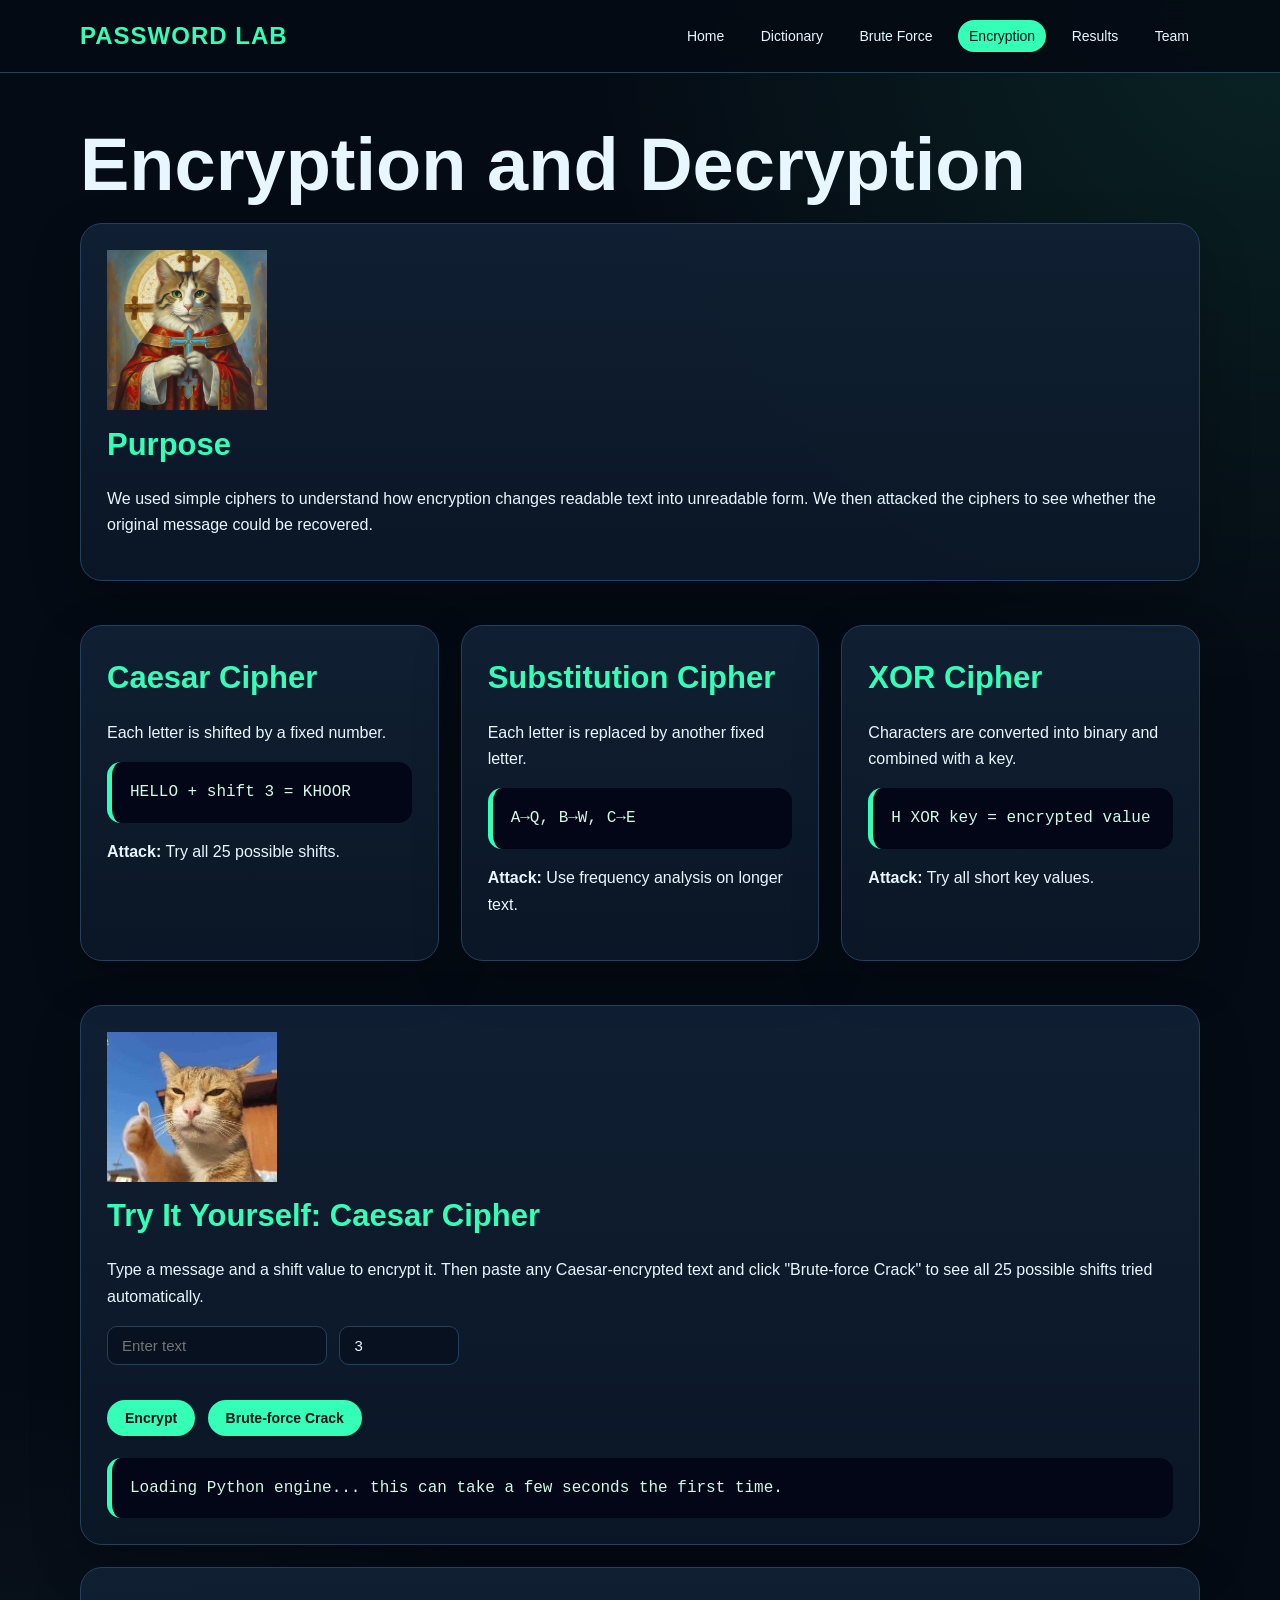
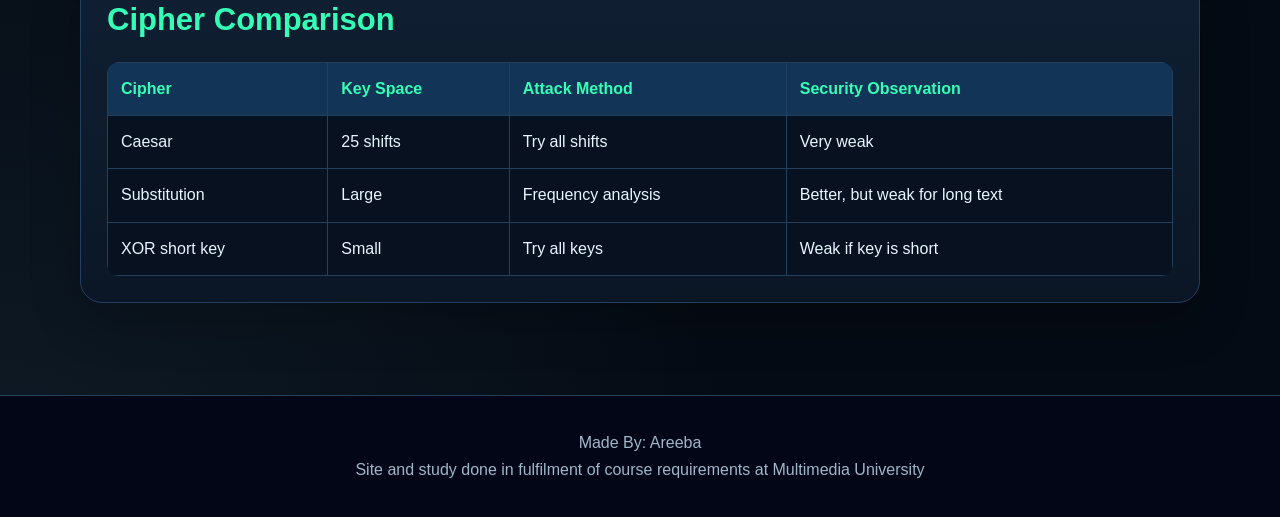
<file: encryption.html>
<!DOCTYPE html>
<html lang="en">

<head>
  <meta charset="UTF-8">  
  <!-- all character emojis etc appear properly -->
  <meta name="viewport" content="width=device-width, initial-scale=1.0">
  <!-- makes sure web looks good on phone -->

  <title>Password Lab | Encryption</title>
  <link rel="stylesheet" href="style.css">
  <link rel="stylesheet" href="https://pyscript.net/releases/2025.8.1/core.css">
  <!-- link to css -->
  <script type="module" src="https://pyscript.net/releases/2025.8.1/core.js"></script>
</head>

<div class="topbar">
  <div class="nav-wrap">
    <div class="logo">
      <a class="text_decorate" href="index.html">PASSWORD LAB</a>
    </div>
    <nav>
      <a class="" href="index.html">Home</a>
<a class="" href="dictionary.html">Dictionary</a>
<a class="" href="bruteforce.html">Brute Force</a>
<a class="active" href="encryption.html">Encryption</a>
<a class="" href="results.html">Results</a>
<a class="" href="team.html">Team</a>
    </nav>
  </div>
</div>




<main>
<h1>Encryption and Decryption</h1>

<section class="card">
  <td><img src="img/WhatsApp Image 2026-07-03 at 9.45.27 PM.jpeg" alt="Kitty"  style="width: 160px; height: 150spx;"></td>
  <h2>Purpose</h2>
  <p>
    We used simple ciphers to understand how encryption changes readable text into unreadable
    form. We then attacked the ciphers to see whether the original message could be recovered.
  </p>
</section>

<section class="grid-3">
  <div class="card">
    <h2>Caesar Cipher</h2>
    <p>Each letter is shifted by a fixed number.</p>
    <div class="code-box">HELLO + shift 3 = KHOOR</div>
    <p><strong>Attack:</strong> Try all 25 possible shifts.</p>
  </div>
  <div class="card">
    <h2>Substitution Cipher</h2>
    <p>Each letter is replaced by another fixed letter.</p>
    <div class="code-box">A→Q, B→W, C→E</div>
    <p><strong>Attack:</strong> Use frequency analysis on longer text.</p>
  </div>
  <div class="card">
    <h2>XOR Cipher</h2>
    <p>Characters are converted into binary and combined with a key.</p>
    <div class="code-box">H XOR key = encrypted value</div>
    <p><strong>Attack:</strong> Try all short key values.</p>
  </div>
</section>

<section class="card" id="interactive-caesar">
  <td><img src="img/WhatsApp Image 2026-07-03 at 9.45.26 PM.jpeg" alt="Yuji"  style="width: 170px; height: 150px;"></td>
  <h2>Try It Yourself: Caesar Cipher</h2>
  <p>
    Type a message and a shift value to encrypt it. Then paste any Caesar-encrypted text
    and click "Brute-force Crack" to see all 25 possible shifts tried automatically.
  </p>
  <input type="text" id="caesar-input" placeholder="Enter text">
  <input type="number" id="caesar-shift" placeholder="Shift (0-25)" min="0" max="25" value="3">
  <br><br>
  <button id="caesar-enc-btn">Encrypt</button>
  <button id="caesar-crack-btn">Brute-force Crack</button>
  <div class="code-box" id="caesar-output">Loading Python engine... this can take a few seconds the first time.</div>

  <script type="py">
from pyscript import document, when

def caesar_shift(text, shift):
    result = []
    for ch in text:
        if ch.isalpha():
            base = ord('A') if ch.isupper() else ord('a')
            result.append(chr((ord(ch) - base + shift) % 26 + base))
        else:
            result.append(ch)
    return "".join(result)

@when("click", "#caesar-enc-btn")
def run_encrypt(event):
    out = document.getElementById("caesar-output")
    text = document.getElementById("caesar-input").value
    shift_raw = document.getElementById("caesar-shift").value

    if not text:
        out.innerText = "Please enter some text first."
        return
    try:
        shift = int(shift_raw)
    except ValueError:
        out.innerText = "Please enter a valid whole number shift."
        return

    encrypted = caesar_shift(text, shift)
    out.innerText = (
        f"Original:  {text}\n"
        f"Shift:     {shift}\n"
        f"Encrypted: {encrypted}"
    )

@when("click", "#caesar-crack-btn")
def run_crack(event):
    out = document.getElementById("caesar-output")
    text = document.getElementById("caesar-input").value

    if not text:
        out.innerText = "Please enter encrypted text to crack."
        return

    lines = [f"Trying all 25 possible shifts for: {text}", ""]
    for shift in range(1, 26):
        guess = caesar_shift(text, -shift)
        lines.append(f"Shift {shift:>2}: {guess}")
    lines.append("\nLook through the list above for the shift that produces readable text.")
    out.innerText = "\n".join(lines)

document.getElementById("caesar-output").innerText = "Ready. Enter text above and click Encrypt or Brute-force Crack."
  </script>
</section>

<section class="card">
  <h2>Cipher Comparison</h2>
  <table>
    <tr><th>Cipher</th><th>Key Space</th><th>Attack Method</th><th>Security Observation</th></tr>
    <tr><td>Caesar</td><td>25 shifts</td><td>Try all shifts</td><td>Very weak</td></tr>
    <tr><td>Substitution</td><td>Large</td><td>Frequency analysis</td><td>Better, but weak for long text</td></tr>
    <tr><td>XOR short key</td><td>Small</td><td>Try all keys</td><td>Weak if key is short</td></tr>
  </table>
</section>


</main>
<footer>
  Made By: Areeba
  <br>Site and study done in fulfilment of course requirements at Multimedia University
</footer>
</body>
</html>
</file>
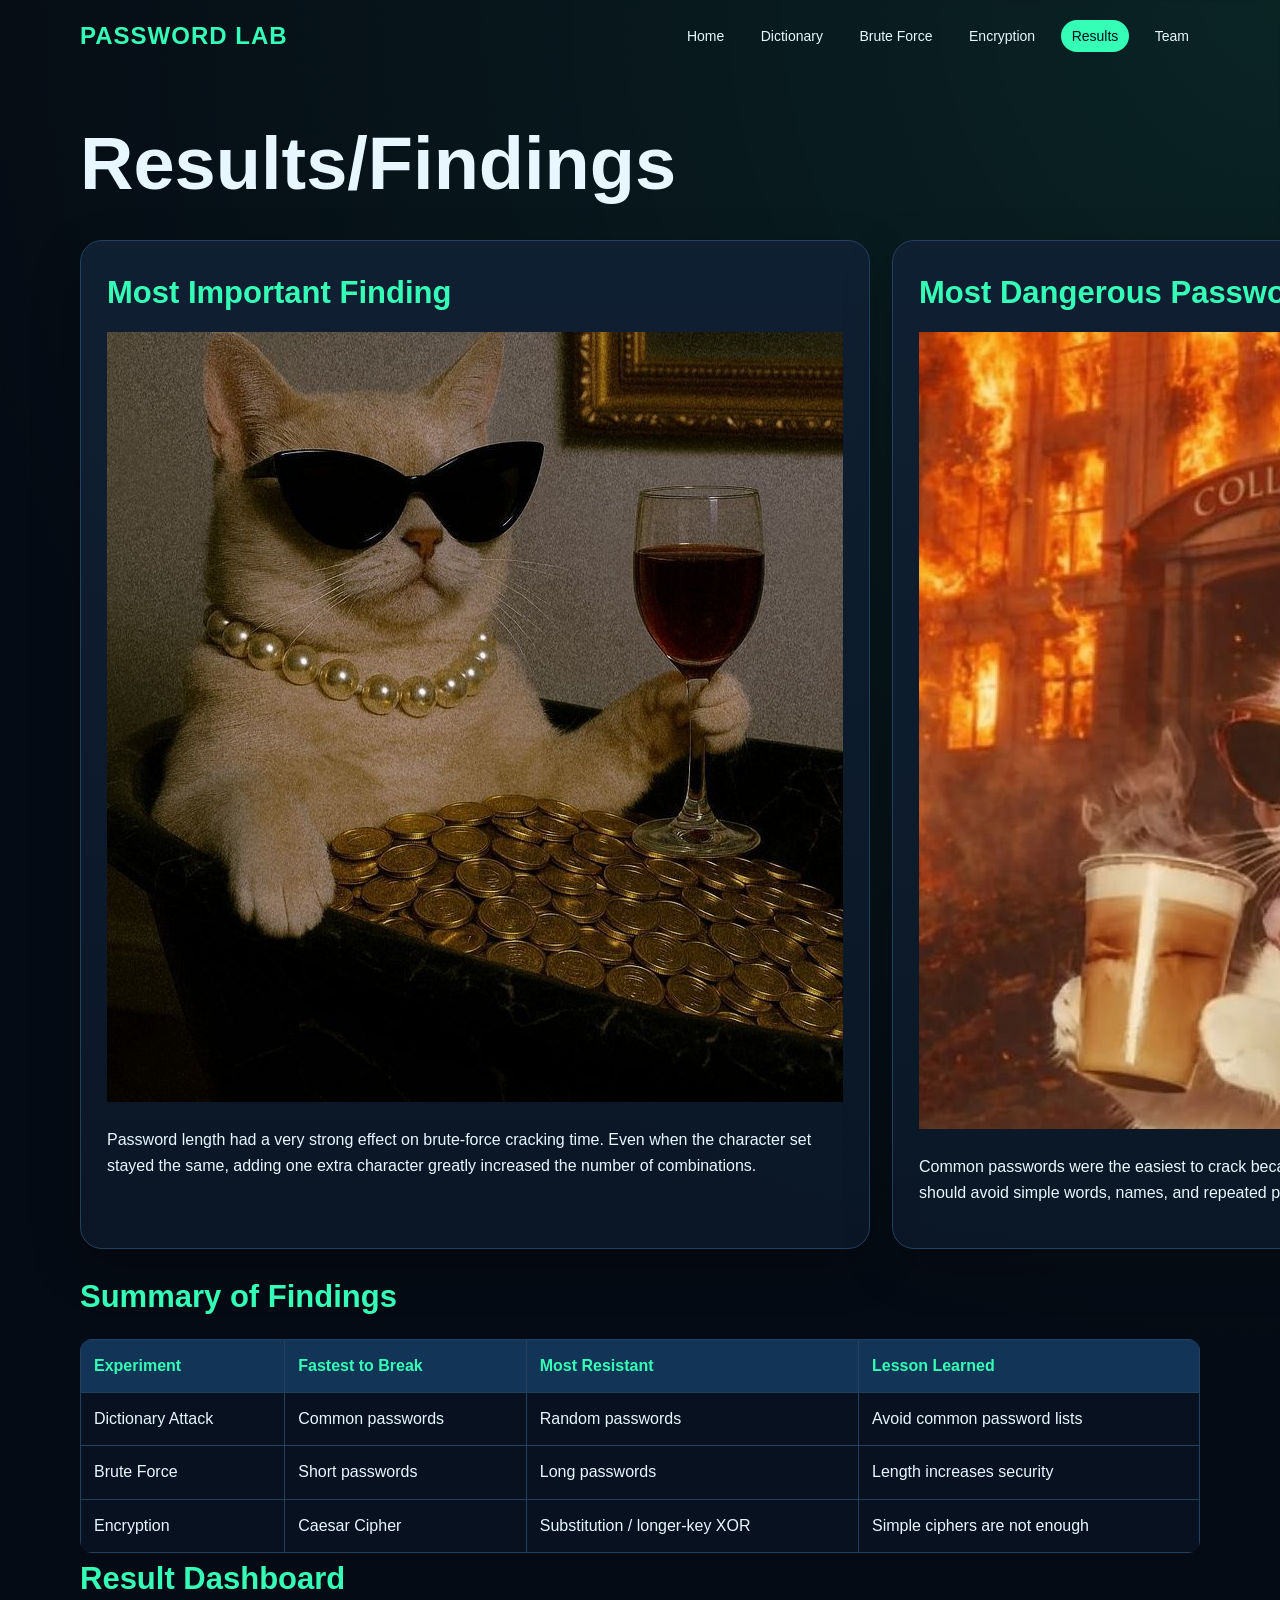
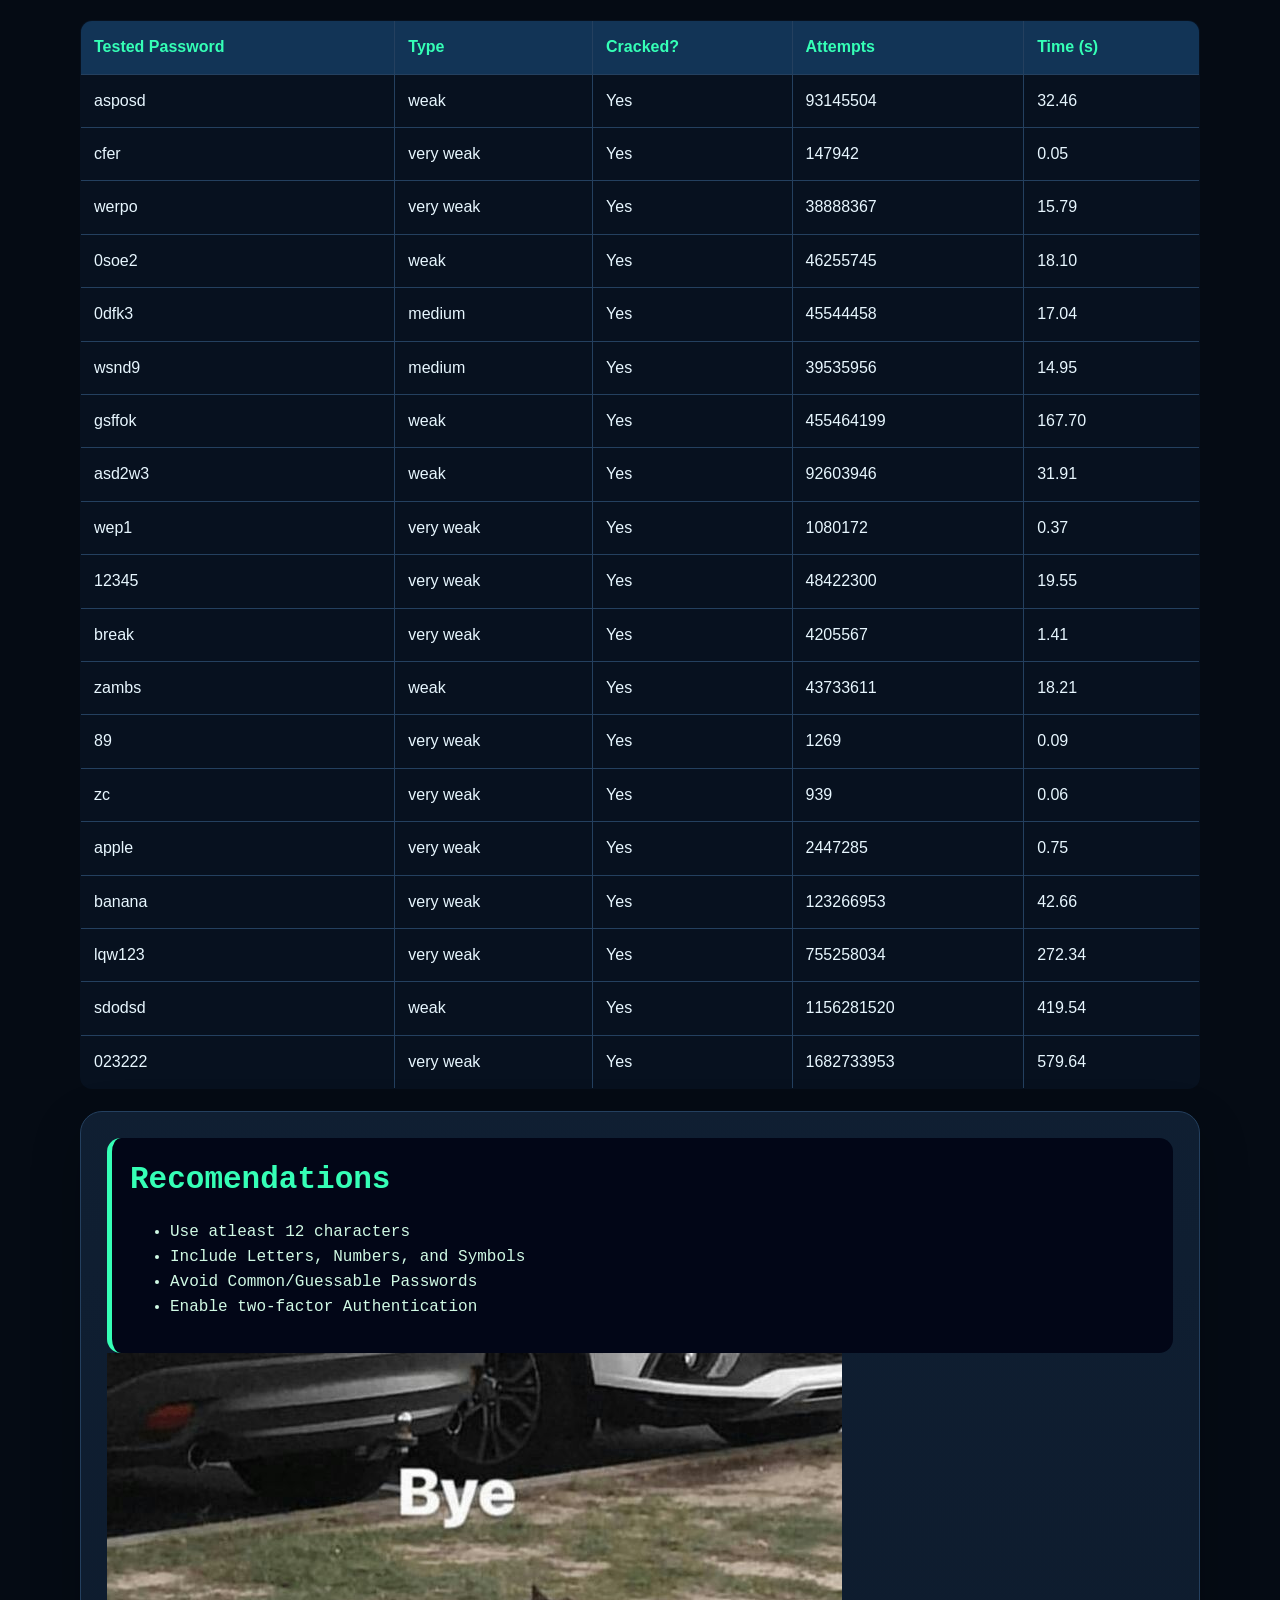
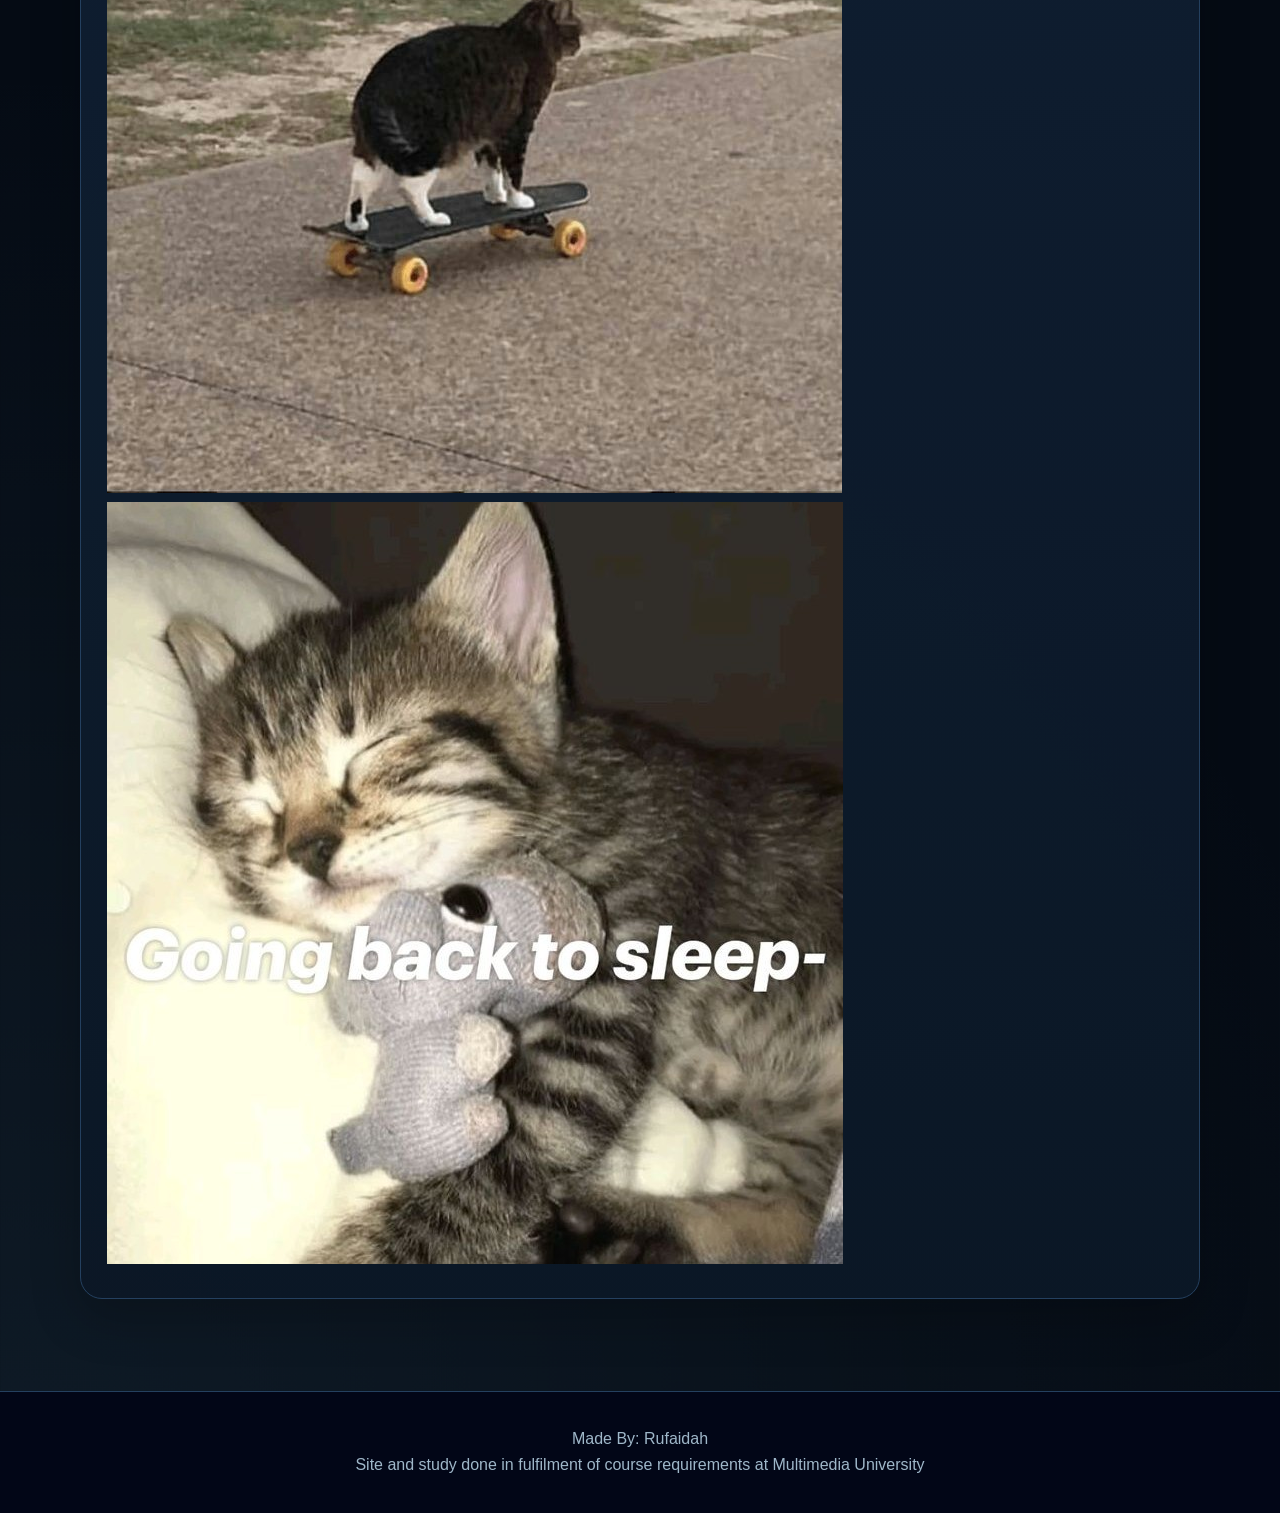
<file: results.html>
<!DOCTYPE html>
<html>
    <head>
    <title>Password Lab | Results</title>
    <link rel="stylesheet" href="style.css">
    </head>
    <meta name="viewport" content="width=device-width, initial-scale=1.0">
     <header class="topbr">
  <div class="nav-wrap">
    <div class="logo">
      <a class="text_decorate" href="index.html">PASSWORD LAB</a>
    </div>
    <nav>
      <a class="" href="index.html">Home</a>
<a class="" href="dictionary.html">Dictionary</a>
<a class="" href="bruteforce.html">Brute Force</a>
<a class="" href="encryption.html">Encryption</a>
<a class="active" href="results.html">Results</a>
<a class="" href="team.html">Team</a>
    </nav>
  </div>
</div>
    </header>
    <main>
    <body>
        <h1>Results/Findings</h1>
        <section class="grid-2">
            <div class="card">
        <h2>Most Important Finding</h2>
        <img src="img/most important finding.jpg" alt="most important finding" class="small-image">
        <p>Password length had a very strong effect on brute-force cracking time. Even when the
      character set stayed the same, adding one extra character greatly increased the number
      of combinations.</p>
      </div>
        <div class="card">
        <h2>Most Dangerous Password</h2>
        <img src="img/most dangerous pass.jpeg" alt="most dangerous password" class="small-image">
        <p>Common passwords were the easiest to crack because they appeared in the dictionary list.
            This shows why users should avoid simple words, names, and repeated patterns.</p>
            </section></div>
   
        <h2>Summary of Findings</h2>
        <table>
            <tr><th>Experiment</th><th>Fastest to Break</th><th>Most Resistant</th><th>Lesson Learned</th></tr>
            <tr><td>Dictionary Attack</td><td>Common passwords</td><td>Random passwords</td><td>Avoid common password lists</td></tr>
            <tr><td>Brute Force</td><td>Short passwords</td><td>Long passwords</td><td>Length increases security</td></tr>
            <tr><td>Encryption</td><td>Caesar Cipher</td><td>Substitution / longer-key XOR</td><td>Simple ciphers are not enough</td></tr>
        </table>
        
        
        <h2>Result Dashboard</h2>
        <table border="1">
            <tr>
                <th>Tested Password</th>
                <th>Type</th>
                <th>Cracked?</th>
                <th>Attempts</th>
                <th>Time (s)</th>
            </tr>
            <tr>
                <td>asposd</td>
                <td>weak</td>
                <td>Yes</td>
                <td>93145504</td>
                <td>32.46</td>
            </tr>
            <tr>
                <td>cfer</td>
                <td>very weak</td>
                <td>Yes</td>
                <td>147942</td>
                <td>0.05</td>
            </tr>
            <tr>
                <td>werpo</td>
                <td>very weak</td>
                <td>Yes</td>
                <td>38888367</td>
                <td>15.79</td>
            </tr>
            <tr>
                <td>0soe2</td>
                <td>weak</td>
                <td>Yes</td>
                <td>46255745</td>
                <td>18.10</td>
            </tr>
            <tr>
                <td>0dfk3</td>
                <td>medium</td>
                <td>Yes</td>
                <td>45544458</td>
                <td>17.04</td>
            </tr>
            <tr>
                <td>wsnd9</td>
                <td>medium</td>
                <td>Yes</td>
                <td>39535956</td>
                <td>14.95</td>
            </tr>
            <tr>
                <td>gsffok</td>
                <td>weak</td>
                <td>Yes</td>
                <td>455464199</td>
                <td>167.70</td>
            </tr>
            <tr>
                <td>asd2w3</td>
                <td>weak</td>
                <td>Yes</td>
                <td>92603946</td>
                <td>31.91</td>
            </tr>
            <tr>
                <td>wep1</td>
                <td>very weak</td>
                <td>Yes</td>
                <td>1080172</td>
                <td>0.37</td>
            </tr>
            <tr>
                <td>12345</td>
                <td>very weak</td>
                <td>Yes</td>
                <td>48422300</td>
                <td>19.55</td>
            </tr>
            <tr>
                <td>break</td>
                <td>very weak</td>
                <td>Yes</td>
                <td>4205567</td>
                <td>1.41</td>
            </tr>
            <tr>
                <td>zambs</td>
                <td>weak</td>
                <td>Yes</td>
                <td>43733611</td>
                <td>18.21</td>
            </tr>
            <tr>
                <td>89</td>
                <td>very weak</td>
                <td>Yes</td>
                <td>1269</td>
                <td>0.09</td>
            </tr>
            <tr>
                <td>zc</td>
                <td>very weak</td>
                <td>Yes</td>
                <td>939</td>
                <td>0.06</td>
            </tr>
            <tr>
                <td>apple</td>
                <td>very weak</td>
                <td>Yes</td>
                <td>2447285</td>
                <td>0.75</td>
            </tr>
            <tr>
                <td>banana</td>
                <td>very weak</td>
                <td>Yes</td>
                <td>123266953</td>
                <td>42.66</td>
            </tr>
            <tr>
                <td>lqw123</td>
                <td>very weak</td>
                <td>Yes</td>
                <td>755258034</td>
                <td>272.34</td>
            </tr>
            <tr>
                <td>sdodsd</td>
                <td>weak</td>
                <td>Yes</td>
                <td>1156281520</td>
                <td>419.54</td>
            </tr>
            <tr>
                <td>023222</td>
                <td>very weak</td>
                <td>Yes</td>
                <td>1682733953</td>
                <td>579.64</td>
            </tr>
        </table>
       <section class="card">
                <div class="code-box">
        <h2>Recomendations</h2>
        <ul>
            <li>Use atleast 12 characters</li>
            <li>Include Letters, Numbers, and Symbols</li>
            <li>Avoid Common/Guessable Passwords</li>
            <li>Enable two-factor Authentication</li>
        </ul></div>
        <img src="img/bye bye.jpg" alt="bye bye" class="small-image">
        <img src="img/goinna sleep.jpg" alt="goinna sleep" class="small-image">


    
    </section>

    </body>
    </main>
    <footer>
  Made By: Rufaidah
  <br>Site and study done in fulfilment of course requirements at Multimedia University
</footer>
</html>
</file>
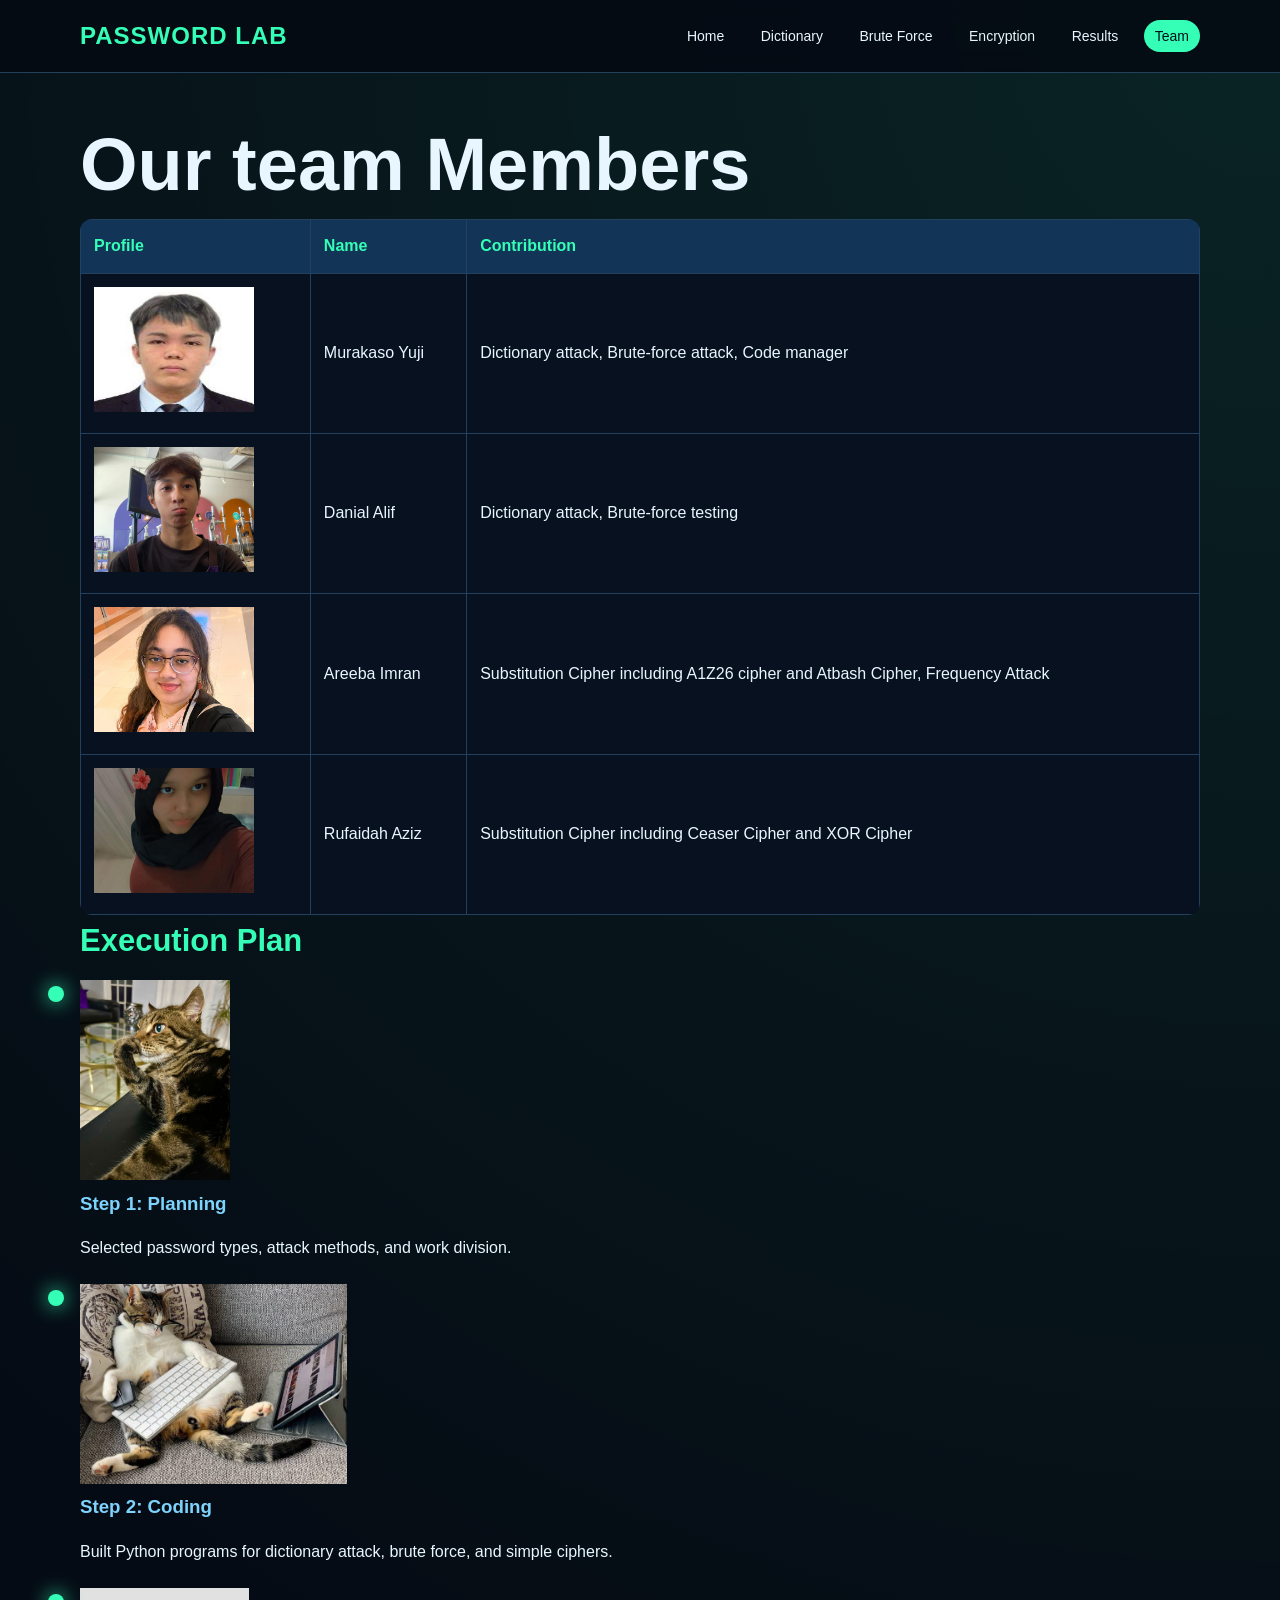
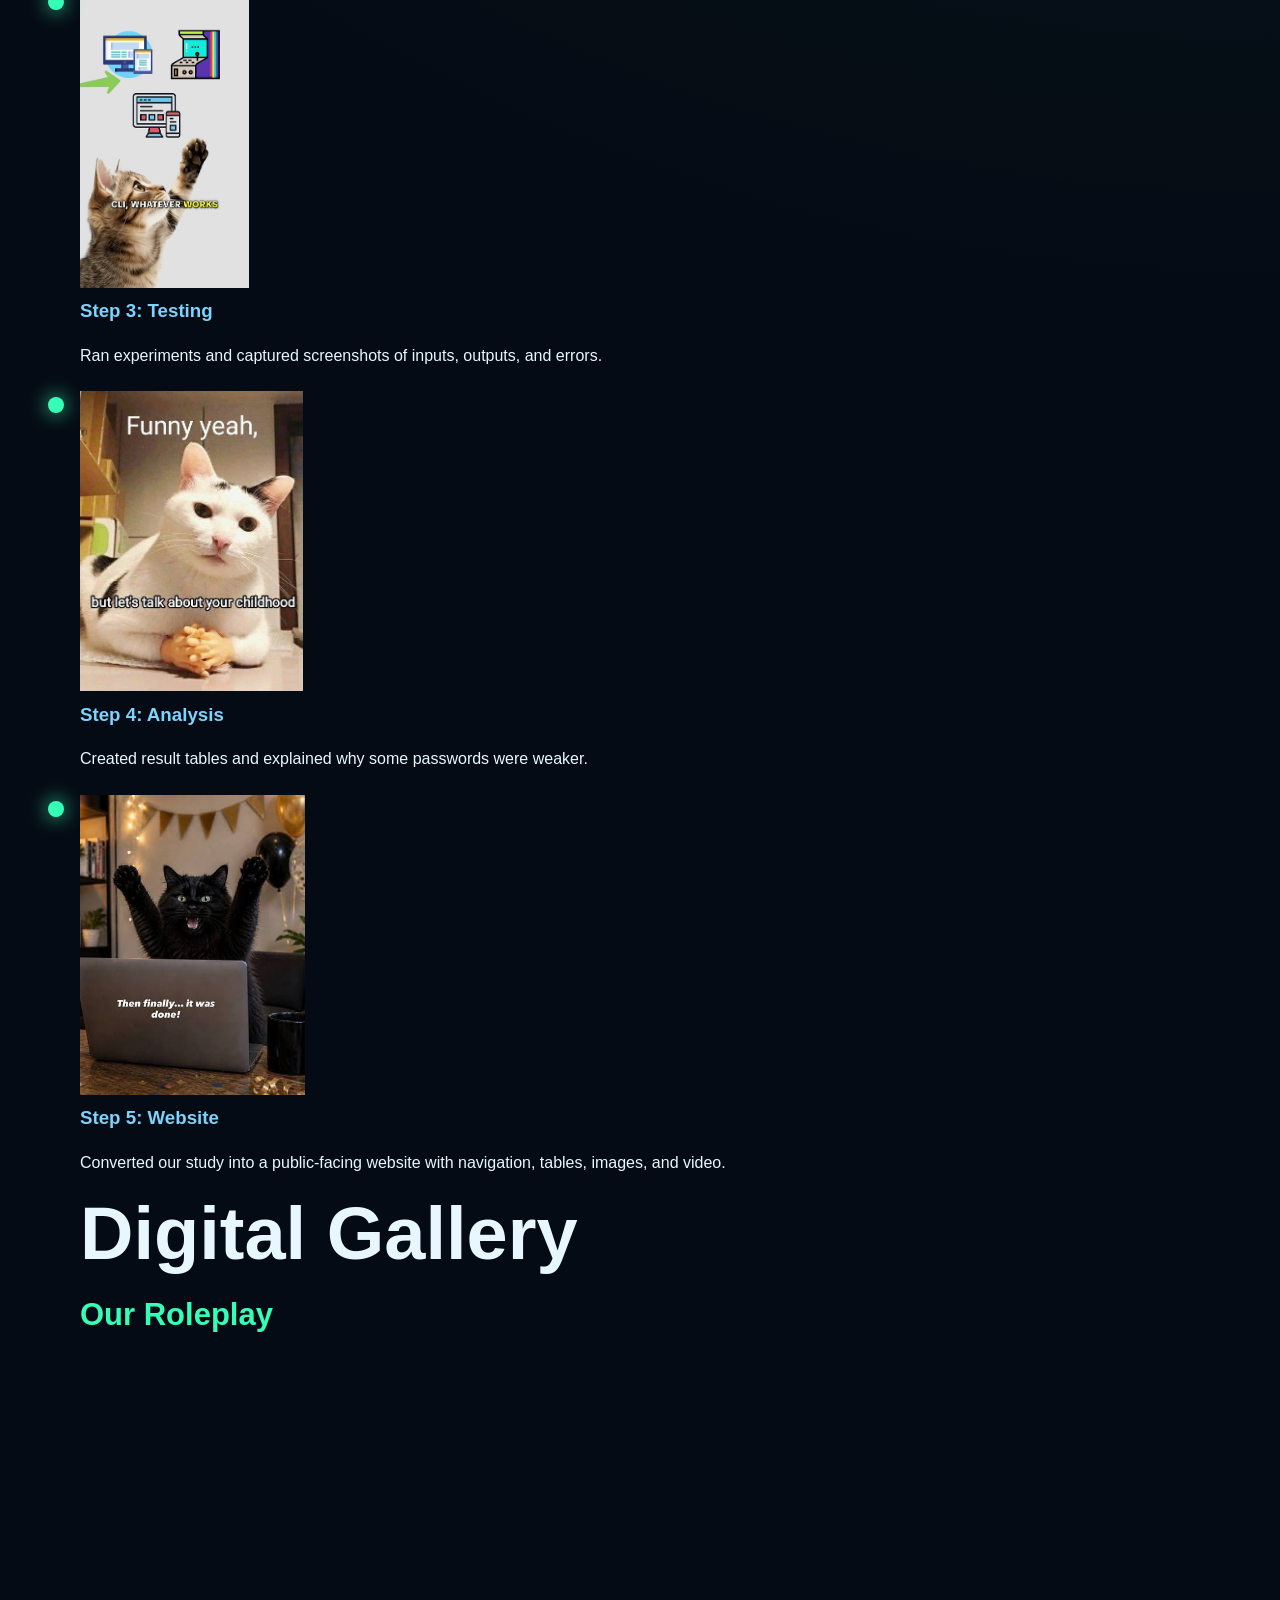
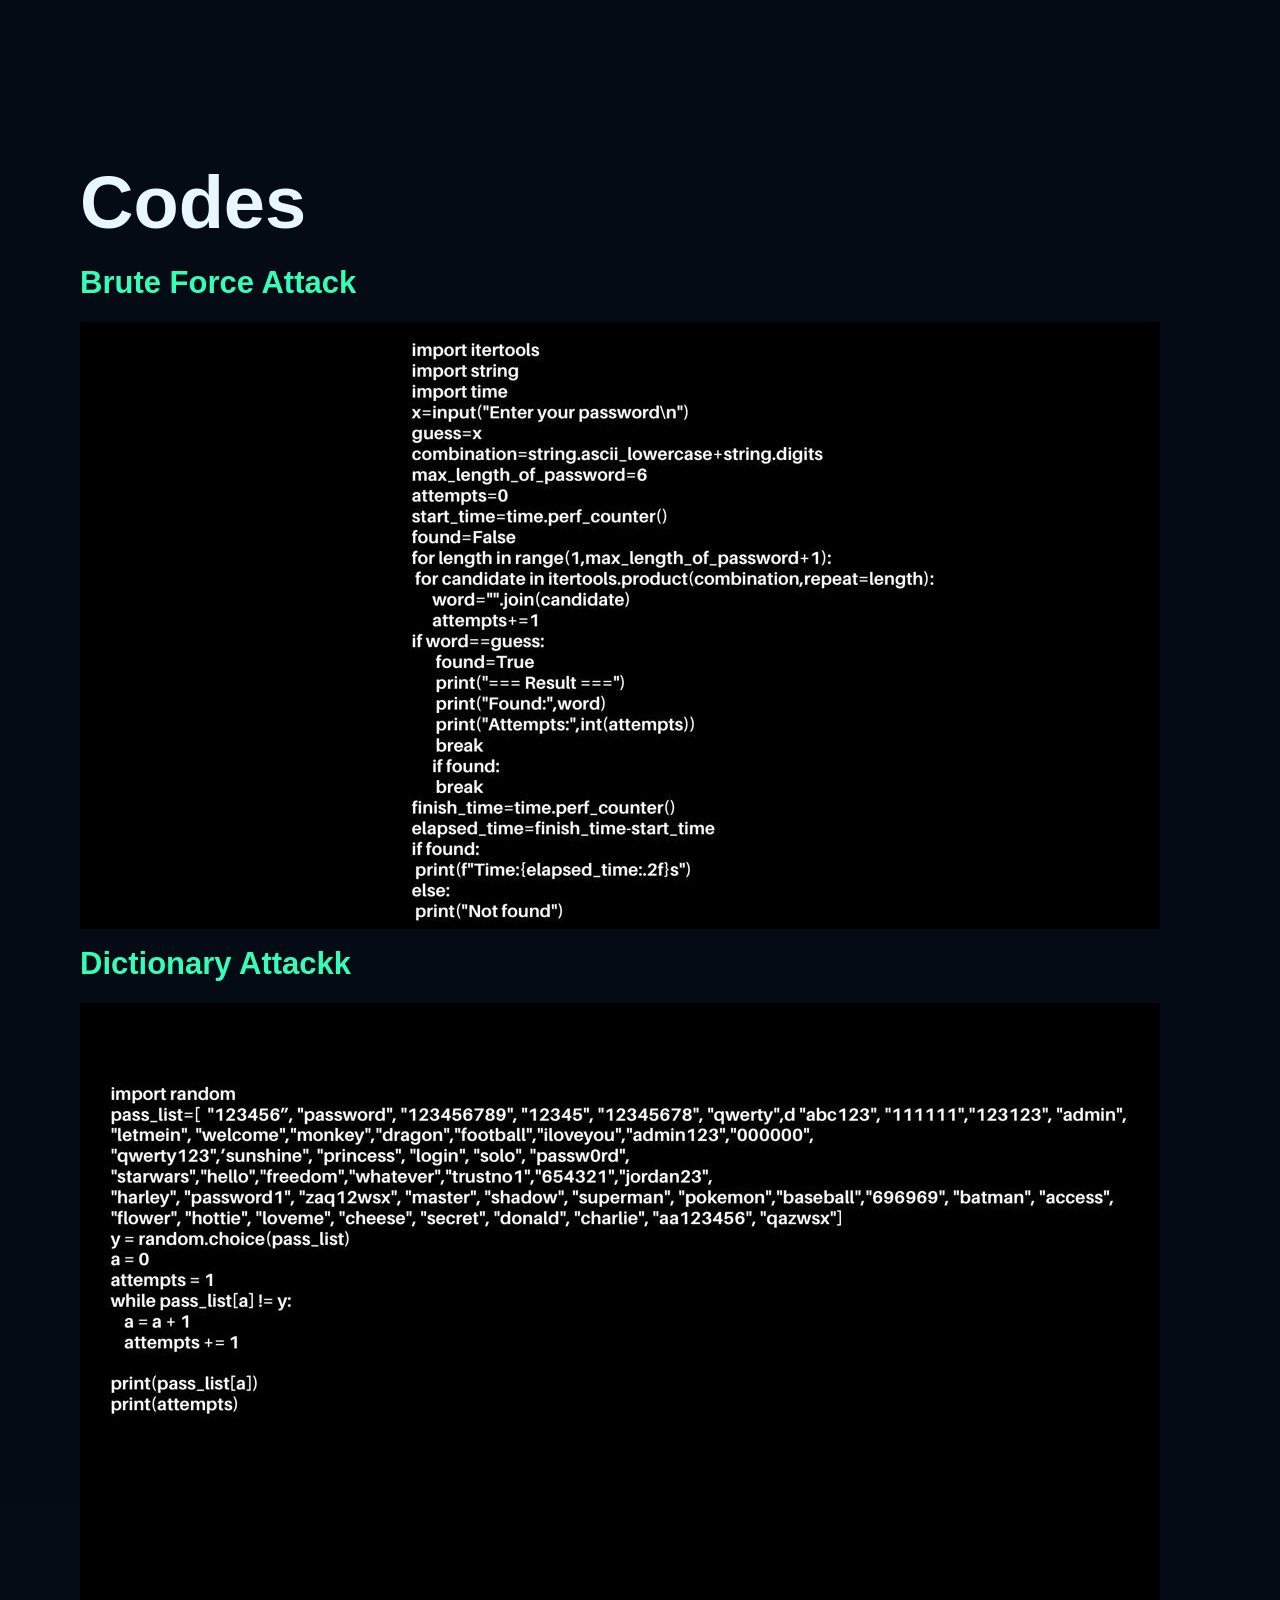
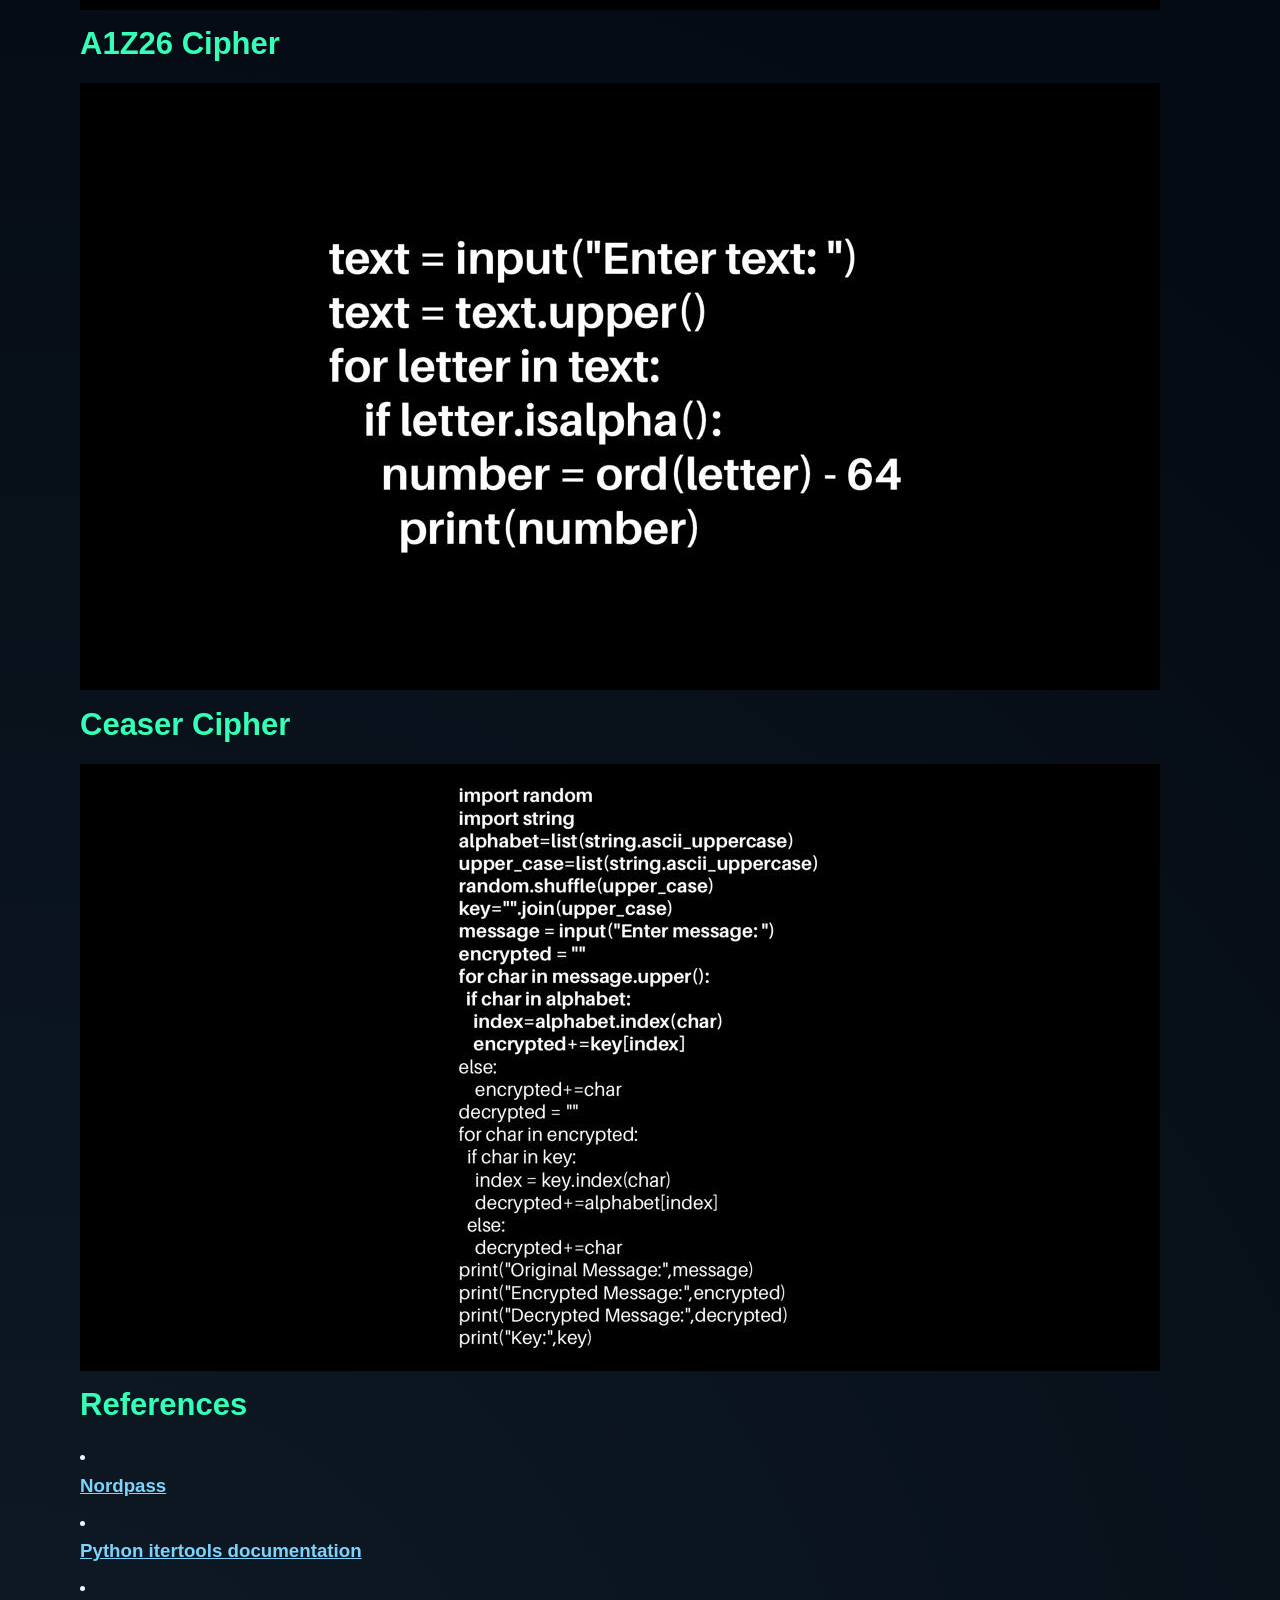
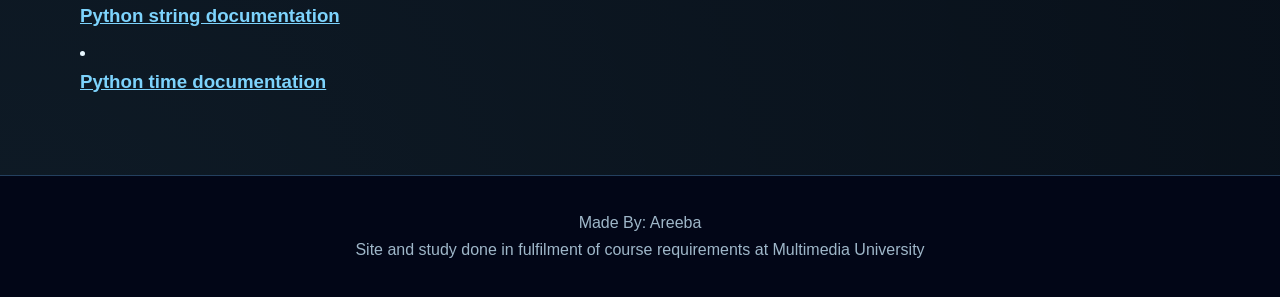
<file: team.html>
<!DOCTYPE html>
<!-- basic -->

<html lang="en">
<!-- website in eng -->



<head>
  <meta charset="UTF-8">  
  <!-- all character emojis etc appear properly -->
  <meta name="viewport" content="width=device-width, initial-scale=1.0">
  <!-- makes sure web looks good on phone -->
  <title>Password Lab | Our Team Members</title>
  <!-- chrome tab name -->
  <link rel="stylesheet" href="style.css">
  <!-- link to css file -->
</head>



<body>


<div class="topbar">
  <div class="nav-wrap">
        <div class="logo">
      <a class="text_decorate" href="index.html">PASSWORD LAB</a><!-- name on top of webpage -->
         </div> 
    
    <!-- navigation links -->
    <nav> 
      <a class="" href="index.html">Home</a>
      <a class=" " href="dictionary.html">Dictionary</a>
      <a class=" " href="bruteforce.html">Brute Force</a>
      <a class=" " href="encryption.html">Encryption</a>
      <a class=" " href="results.html">Results</a>
      <!-- the white words appear and when you click them it takes u to the link  -->
      <a class="active" href="team.html">Team</a>
      <!-- a class makes green cicrle appear and active on team cuz thats the page we r on rn -->
    </nav>
  </div> 
</div>




<main> <!-- when we search something the browser will look at the stuff in main only while showing the links on the page -->

  <h1>Our team Members</h1>

<table>
<tr>
  <th>Profile</th>
  <th>Name</th>
  <th>Contribution</th>
</tr>
<tr>
  <td><img src="img/WhatsApp Image 2026-06-22 at 4.21.13 AM.jpeg" alt="Yuji"  style="width: 160px; height: 125px;"></td>
  <td>Murakaso Yuji</td>
  <td>Dictionary attack, Brute-force attack, Code manager</td>
</tr>
<tr>
  <td><img src="img/danipic.jpeg" alt="Danial" style="width: 160px; height: 125px;"></td>
  <td>Danial Alif</td>
  <td>Dictionary attack, Brute-force testing</td>
</tr>
<tr>
  <td><img src="img/WhatsApp Image 2026-07-03 at 11.09.45 AM.jpeg" alt="Areeba" style="width: 160px; height: 125px;"></td>
  <td>Areeba Imran</td>
  <td>Substitution Cipher including A1Z26 cipher and Atbash Cipher, Frequency Attack </td>
</tr>
<tr>
  <td><img src="img/rufy.jpeg" alt="Rufaida" style="width: 160px; height: 125px;"></td>
  <td>Rufaidah Aziz</td>
  <td>Substitution Cipher including Ceaser Cipher and XOR Cipher </td>
</tr>
</table>


</div>
<h2>Execution Plan</h2>
    <!-- div creates box class equals timeline is related to css -->
    <div class="timeline-item">
      <img src="img/catt1.jpeg" alt="Kitty" style="width: 200; height: 200px;">
      <h3>Step 1: Planning</h3>
      <p>Selected password types, attack methods, and work division.</p>
    </div>
    <div class="timeline-item">
      <img src="img/catt2.jpeg" alt="Kitty" style="width: 200; height: 200px;">
      <h3>Step 2: Coding</h3>
      <p>Built Python programs for dictionary attack, brute force, and simple ciphers.</p>
    </div>
    <div class="timeline-item">
      <img src="img/cat3.jpeg" alt="Kitty" style="width: 300; height: 300px;">
      <h3>Step 3: Testing</h3>
      <p>Ran experiments and captured screenshots of inputs, outputs, and errors.</p>
    </div>
    <div class="timeline-item">
      <img src="img/cat4.jpeg" alt="Kitty" style="width: 300; height: 300px;">
      <h3>Step 4: Analysis</h3>
      <p>Created result tables and explained why some passwords were weaker.</p>
    </div>
    <div class="timeline-item">
      <img src="img/cat5.jpeg" alt="Kitty" style="width: 300; height: 300px;">
      <h3>Step 5: Website</h3>
      <p>Converted our study into a public-facing website with navigation, tables, images, and video.</p>
    </div>


<h1>Digital Gallery</h1>
  <h2>Our Roleplay</h2>

<iframe width="560" height="315" src="https://www.youtube.com/embed/is2bU4QTdXc?si=qKunBKRr2k-jnpit" title="YouTube video player" frameborder="0" allow="accelerometer; autoplay; clipboard-write; encrypted-media; gyroscope; picture-in-picture; web-share" referrerpolicy="strict-origin-when-cross-origin" allowfullscreen></iframe>
<!-- go yt vid share embeded copy -->

<h1>Codes</h1>


<h2>Brute Force Attack</h2>
<img src="img/brute force code.jpeg" alt="Brute Force Attack Code" style="height: 60; width: 60;">
<h2>Dictionary Attackk</h2>
<img src="img/dictionary attack code.jpeg" alt="Dictionary Attack Attack Code" style="height: 60; width: 60;">
<!-- add pic -->
<h2>A1Z26 Cipher</h2>
<img src="img/a1z26.jpeg" alt="A1Z26 Code" style="height: 60; width: 60;">
<!-- addpic -->
<h2>Ceaser Cipher</h2>
<img src="img/ceaser subs.jpeg" alt="Ceaser Cipher" style="height: 60; width: 60;">
<!-- addpic -->



<!-- make table -->

<h2>References</h2></h1>
<li><h3><a href="https://nordpass.com/most-common-passwords-list/">Nordpass</a><h3></h2></li>
<li><h3><a href="https://docs.python.org/3/library/itertools.html">Python itertools documentation</a></h3></li>
<li><h3><a href="https://docs.python.org/3/library/string.html">Python string documentation</a></h3></li>
<li><h3><a href="https://docs.python.org/3/library/time.html">Python time documentation</a></h3></li>
<!-- li is used for bullet aka listing -->

</main>
</body>
    <footer>
  Made By: Areeba
  <br>Site and study done in fulfilment of course requirements at Multimedia University
</footer>  
</html>
</file>
<file: style.css>
* {
  box-sizing: border-box;
}

:root {
  --bg: #050b14;
  --panel: #0b1726;
  --panel-2: #102033;
  --line: #24405f;
  --text: #e8f7ff;
  --muted: #9fb7c9;
  --green: #35ffb6;
  --blue: #7dd3fc;
  --danger: #ff6b6b;
  --yellow: #facc15;
}

html {
  scroll-behavior: smooth;
}

body {
  margin: 0;
  font-family: Arial, Helvetica, sans-serif;
  background:
    radial-gradient(circle at top right, rgba(53,255,182,0.10), transparent 28%),
    radial-gradient(circle at bottom left, rgba(125,211,252,0.08), transparent 30%),
    var(--bg);
  color: var(--text);
  line-height: 1.65;
}

.topbar {
  position: sticky;
  top: 0;
  z-index: 10;
  background: rgba(5, 11, 20, 0.94);
  backdrop-filter: blur(10px);
  border-bottom: 1px solid var(--line);
}

.nav-wrap {
  width: min(1120px, 92%);
  margin: 0 auto;
  padding: 16px 0;
  display: flex;
  align-items: center;
  justify-content: space-between;
  gap: 18px;
}

.logo {
  font-size: 24px;
  font-weight: 900;
  color: var(--green);
  letter-spacing: 1px;
  white-space: nowrap;
}

.text_decorate {
  text-decoration: none;
  color: #35ffb6;
}

nav a {
  color: var(--text);
  text-decoration: none;
  margin-left: 10px;
  padding: 8px 11px;
  border-radius: 999px;
  font-size: 14px;
}

nav a:hover,
nav a.active {
  color: #03101b;
  background: var(--green);
}

main {
  width: min(1120px, 92%);
  margin: 0 auto;
  padding: 42px 0 70px;
}

.hero {
  display: grid;
  grid-template-columns: 1.05fr 0.95fr;
  gap: 34px;
  align-items: center;
  min-height: 72vh;
}

.eyebrow {
  color: var(--blue);
  font-weight: 800;
  letter-spacing: 2px;
  text-transform: uppercase;
  font-size: 13px;
}

h1 {
  font-size: clamp(42px, 7vw, 74px);
  line-height: 0.98;
  margin: 14px 0 18px;
}

h2 {
  color: var(--green);
  font-size: 31px;
  margin: 0 0 14px;
}

h3 {
  color: var(--blue);
  margin: 0 0 8px;
}

.lead {
  color: var(--muted);
  font-size: 19px;
}

.hero img,
.content-image {
  width: 100%;
  border-radius: 22px;
  border: 1px solid var(--line);
  box-shadow: 0 30px 80px rgba(0,0,0,0.35);
}

.card {
  background: linear-gradient(180deg, rgba(16,32,51,0.96), rgba(11,23,38,0.96));
  border: 1px solid var(--line);
  border-radius: 22px;
  padding: 26px;
  margin: 22px 0;
  box-shadow: 0 18px 50px rgba(0,0,0,0.22);
}

.grid-2,
.grid-3 {
  display: grid;
  gap: 22px;
}

.grid-2 {
  grid-template-columns: repeat(2, 1fr);
}

.grid-3 {
  grid-template-columns: repeat(3, 1fr);
}

.metric {
  background: #07111f;
  border: 1px solid var(--line);
  border-radius: 18px;
  padding: 20px;
}

.metric strong {
  display: block;
  font-size: 30px;
  color: var(--green);
}

.badge {
  display: inline-block;
  background: rgba(53,255,182,0.10);
  color: var(--green);
  border: 1px solid rgba(53,255,182,0.35);
  padding: 7px 11px;
  border-radius: 999px;
  margin: 5px 6px 5px 0;
  font-weight: 700;
  font-size: 13px;
}

.code-box {
  background: #020617;
  border-left: 5px solid var(--green);
  padding: 18px;
  border-radius: 14px;
  overflow-x: auto;
  font-family: Consolas, monospace;
  color: #d1fae5;
  line-height: 1.55;
}

table {
  width: 100%;
  border-collapse: collapse;
  margin-top: 16px;
  background: #07111f;
  overflow: hidden;
  border-radius: 12px;
}

th, td {
  border: 1px solid var(--line);
  padding: 13px;
  text-align: left;
}

th {
  background: #123456;
  color: var(--green);
}

td.good {
  color: var(--green);
  font-weight: 800;
}

td.bad {
  color: var(--danger);
  font-weight: 800;
}

.timeline {
  border-left: 3px solid var(--green);
  padding-left: 22px;
}

.timeline-item {
  margin-bottom: 22px;
  position: relative;
}

.timeline-item::before {
  content: "";
  position: absolute;
  left: -32px;
  top: 6px;
  width: 16px;
  height: 16px;
  background: var(--green);
  border-radius: 50%;
  box-shadow: 0 0 20px var(--green);
}

.note {
  color: var(--yellow);
  font-weight: 800;
}

iframe {
  width: 100%;
  height: 390px;
  border: 0;
  border-radius: 18px;
}

footer {
  text-align: center;
  padding: 34px;
  color: var(--muted);
  background: #020617;
  border-top: 1px solid var(--line);
}

a {
  color: var(--blue);
}

input[type="text"],
input[type="number"] {
  background: #07111f;
  border: 1px solid var(--line);
  color: var(--text);
  padding: 10px 14px;
  border-radius: 10px;
  font-size: 15px;
  margin-right: 8px;
  margin-bottom: 8px;
}

input[type="number"] {
  width: 120px;
}

button {
  background: var(--green);
  color: #03101b;
  border: none;
  padding: 10px 18px;
  border-radius: 999px;
  font-weight: 800;
  font-size: 14px;
  cursor: pointer;
  margin-right: 8px;
  margin-bottom: 8px;
}

button:hover {
  background: var(--blue);
}

#bf-output,
#dict-output,
#caesar-output {
  white-space: pre-wrap;
  margin-top: 14px;
}

@media (max-width: 900px) {
  .nav-wrap,
  .hero {
    display: block;
  }

  nav {
    margin-top: 12px;
  }

  nav a {
    display: inline-block;
    margin: 4px 2px;
  }

  .grid-2,
  .grid-3 {
    grid-template-columns: 1fr;
  }
}
</file>
